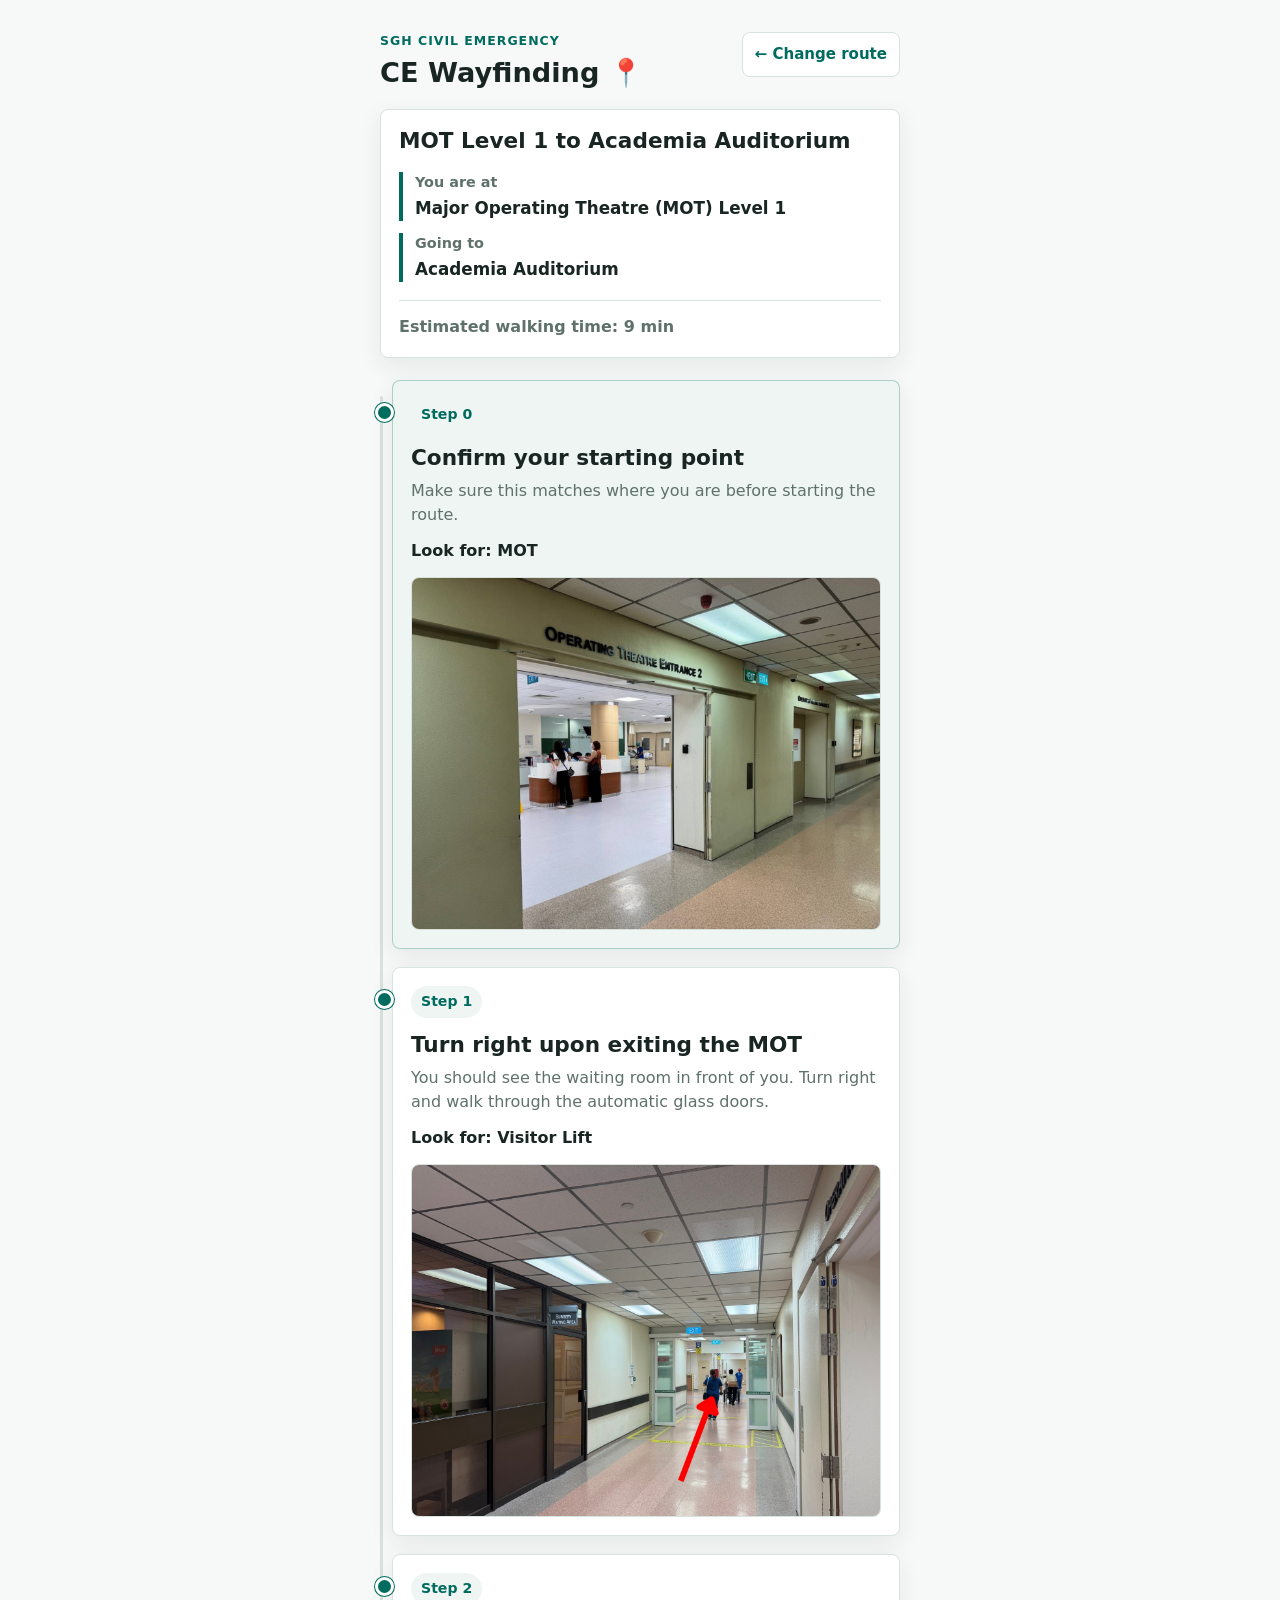
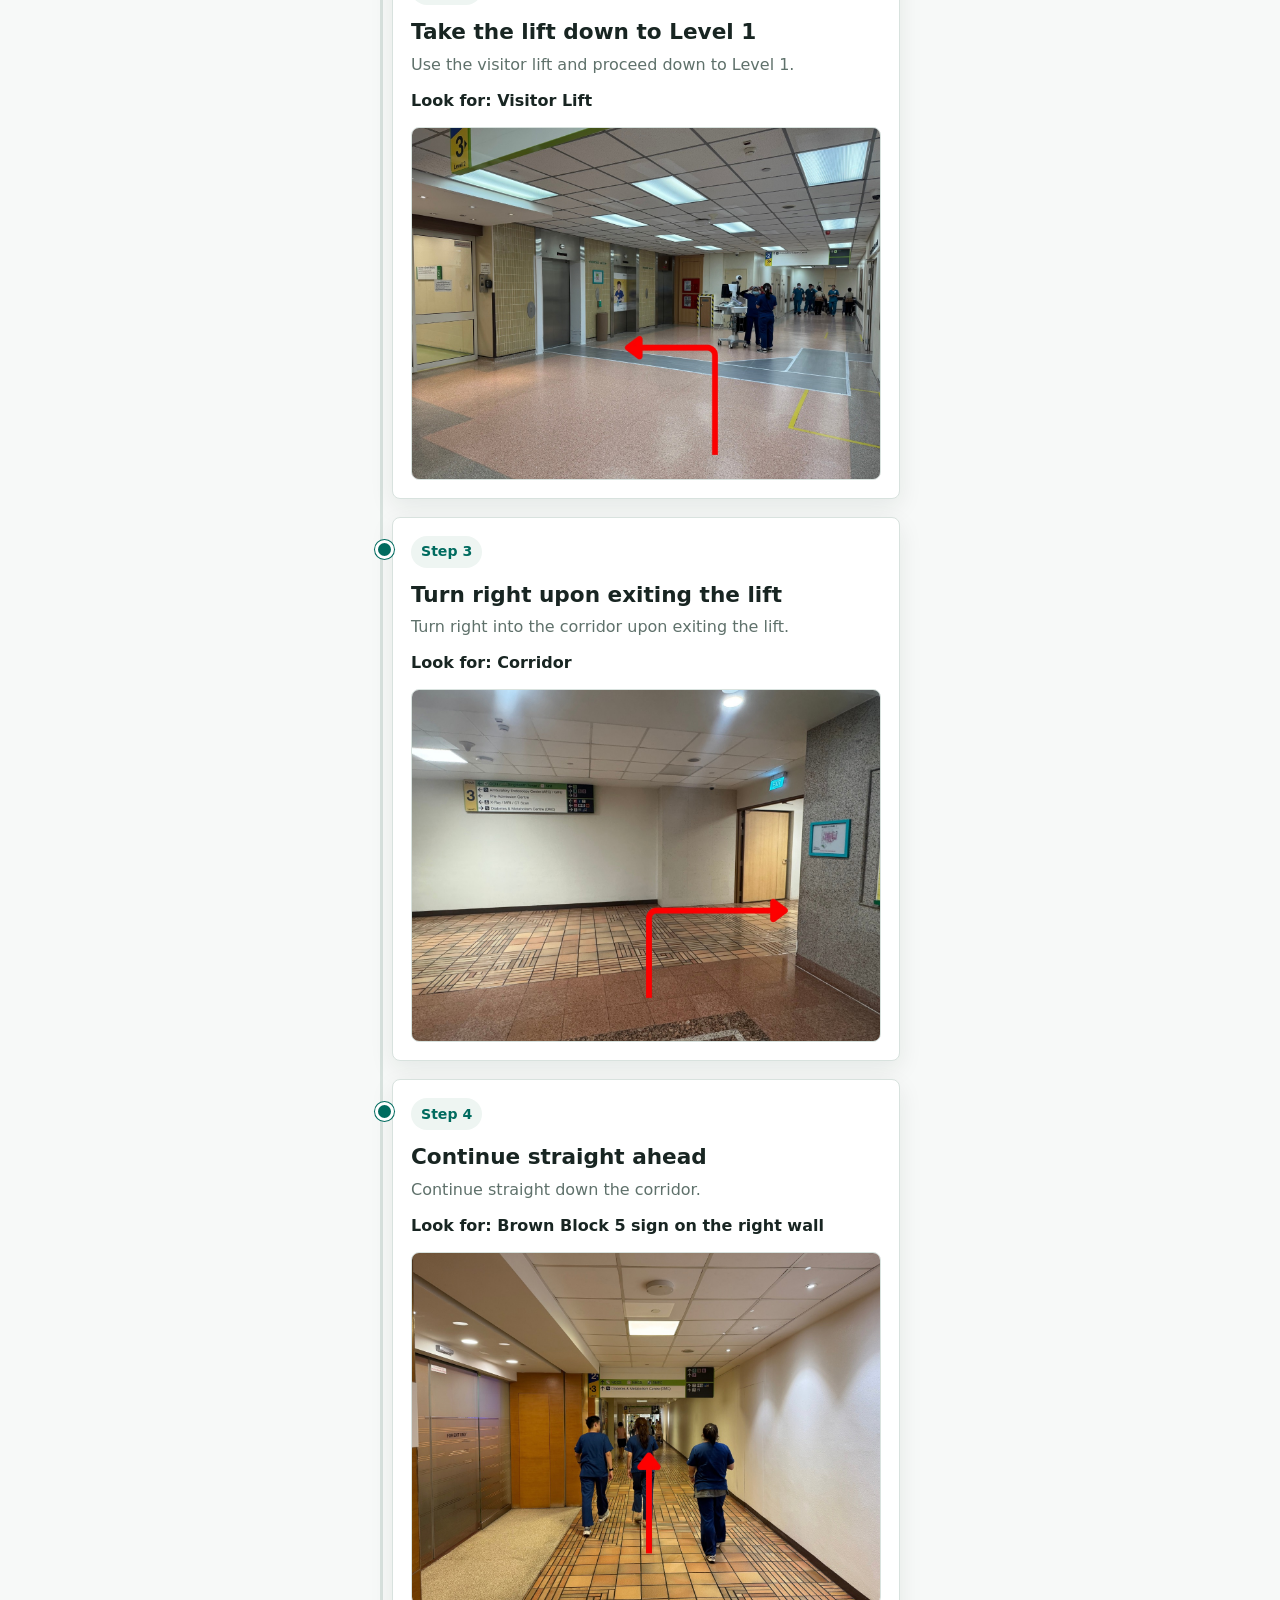
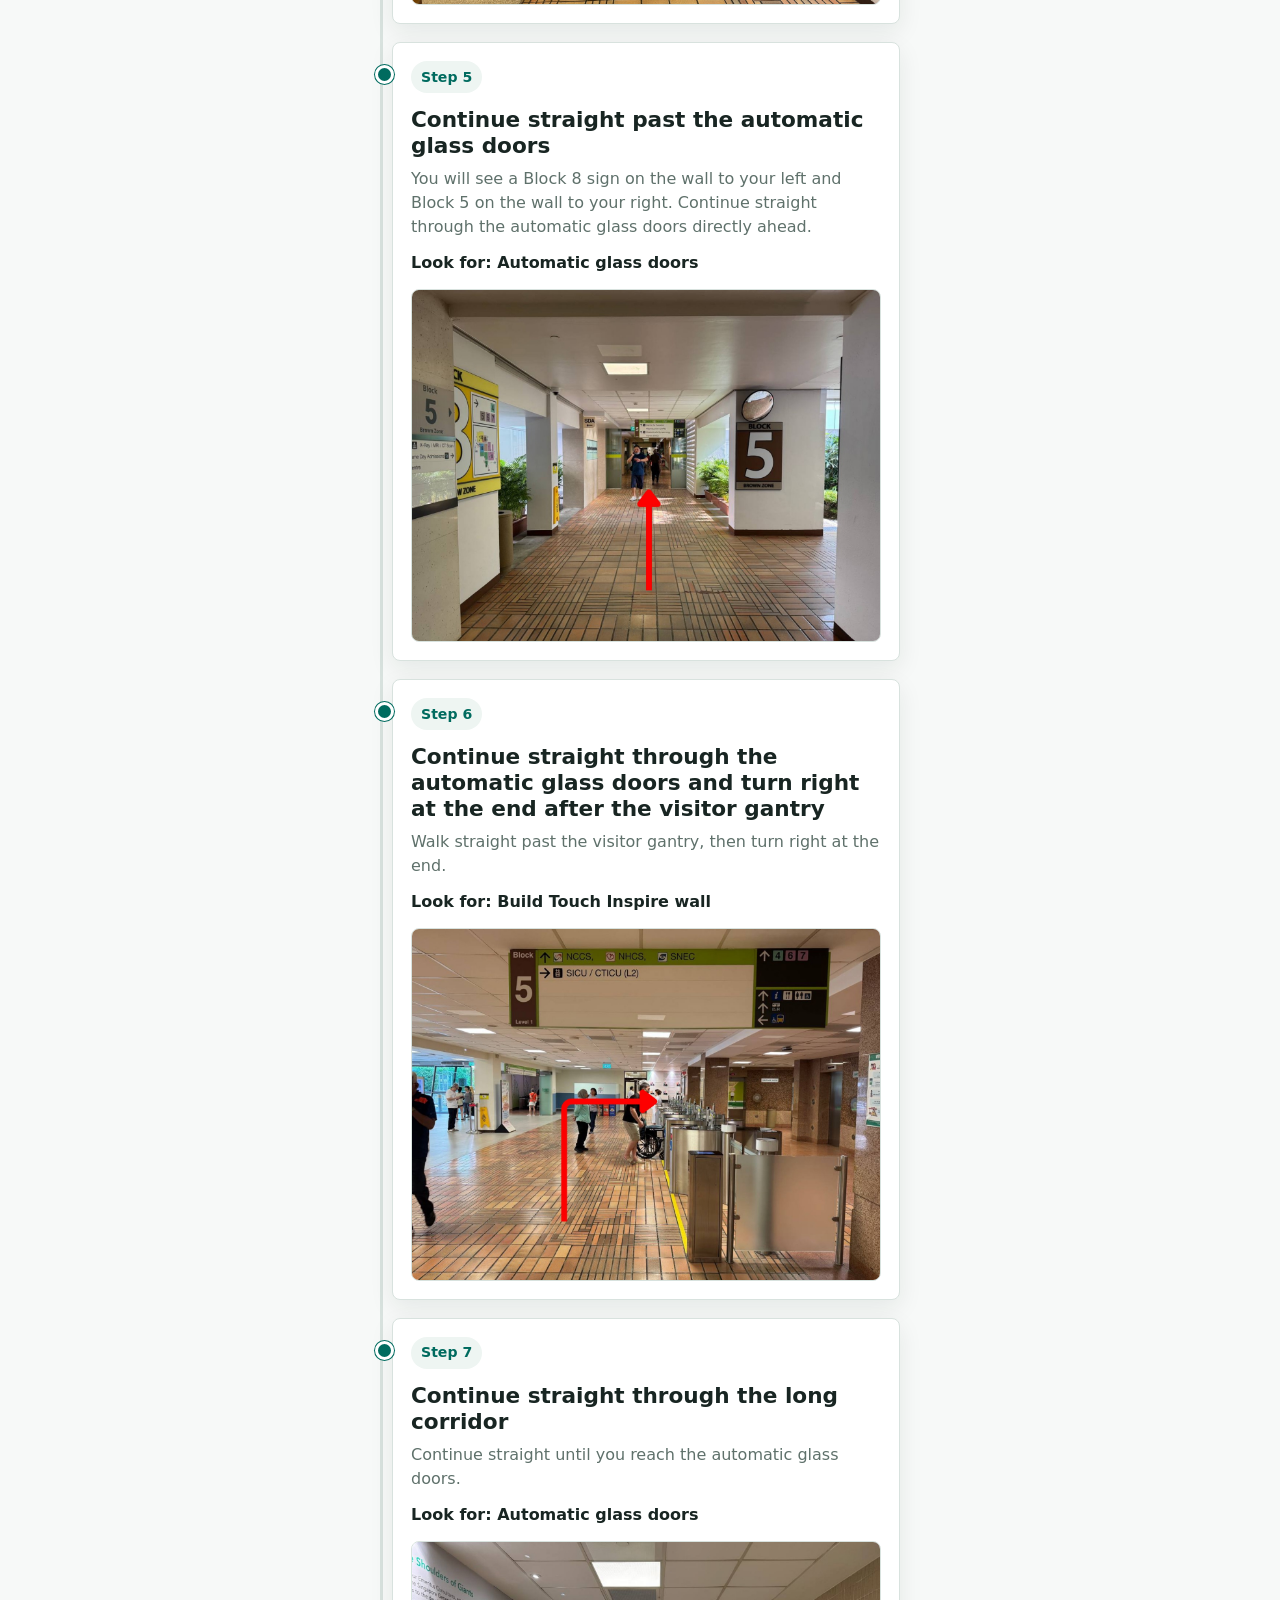
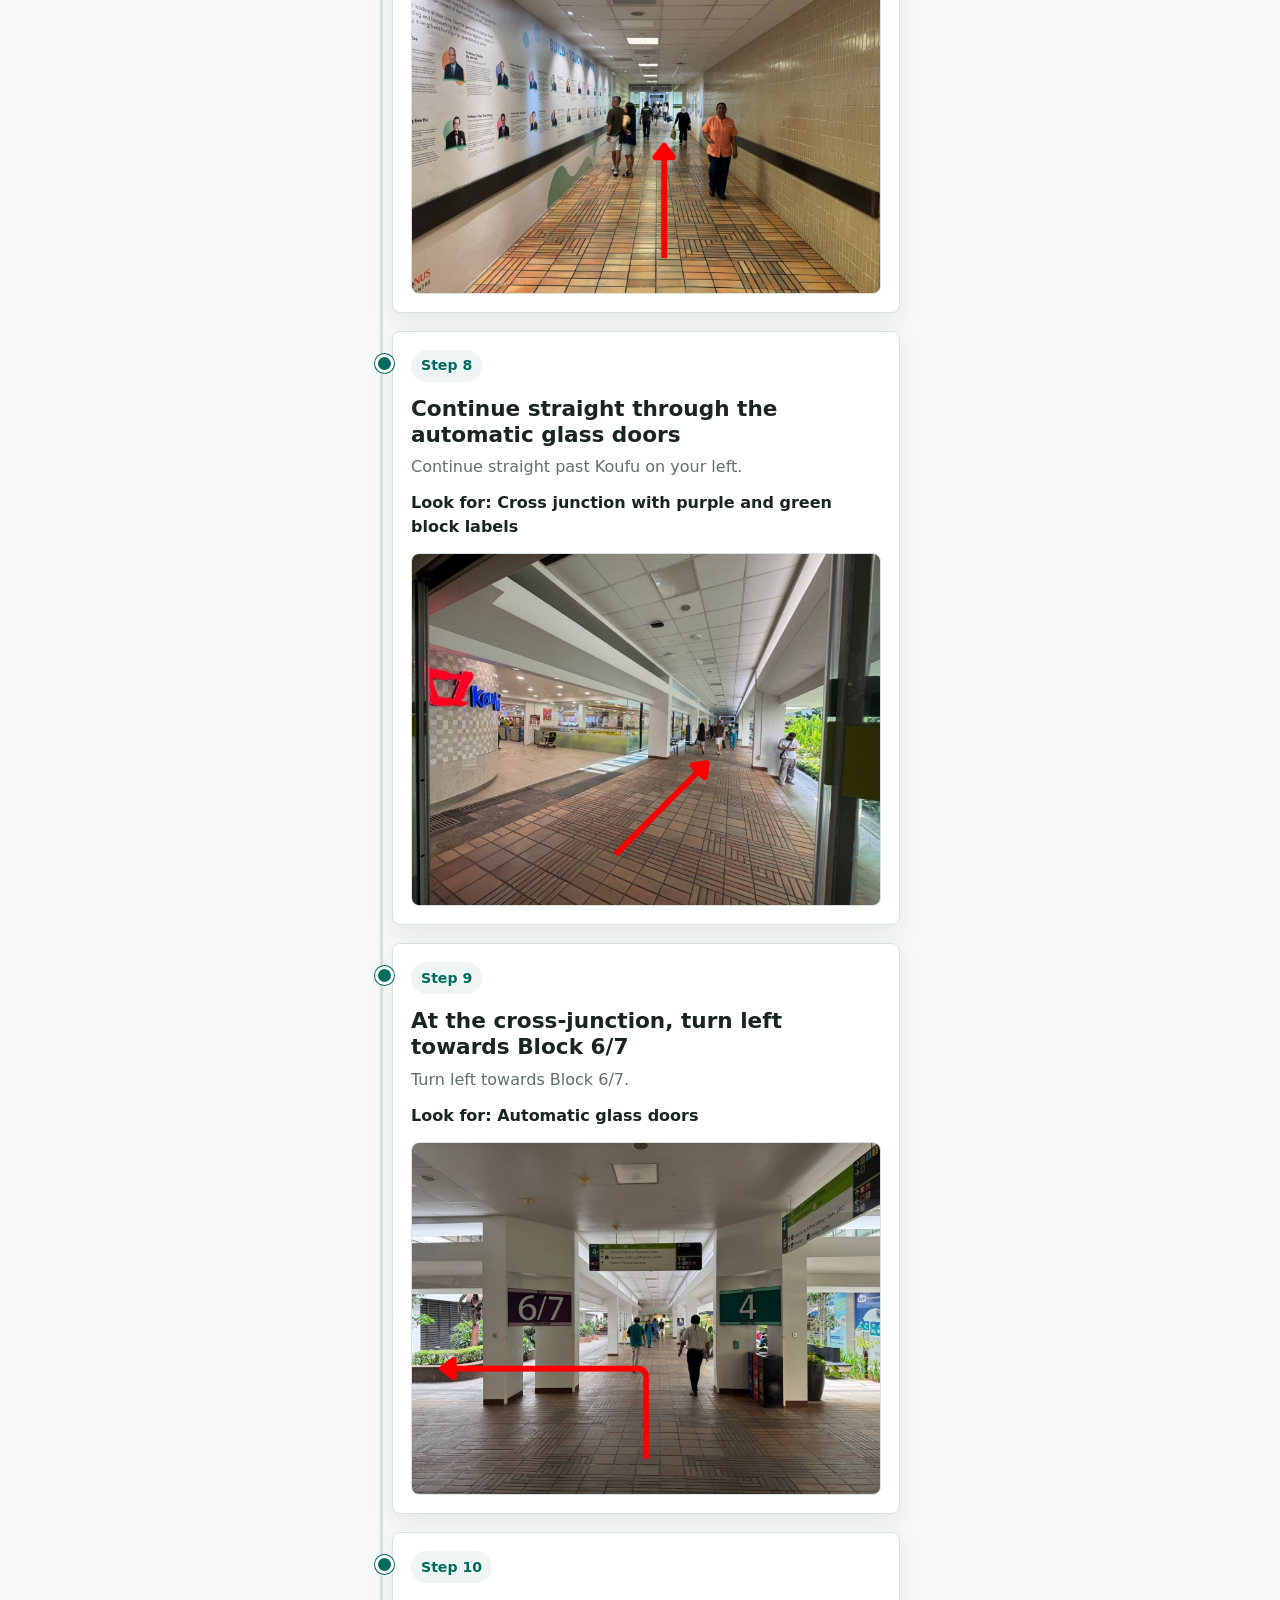
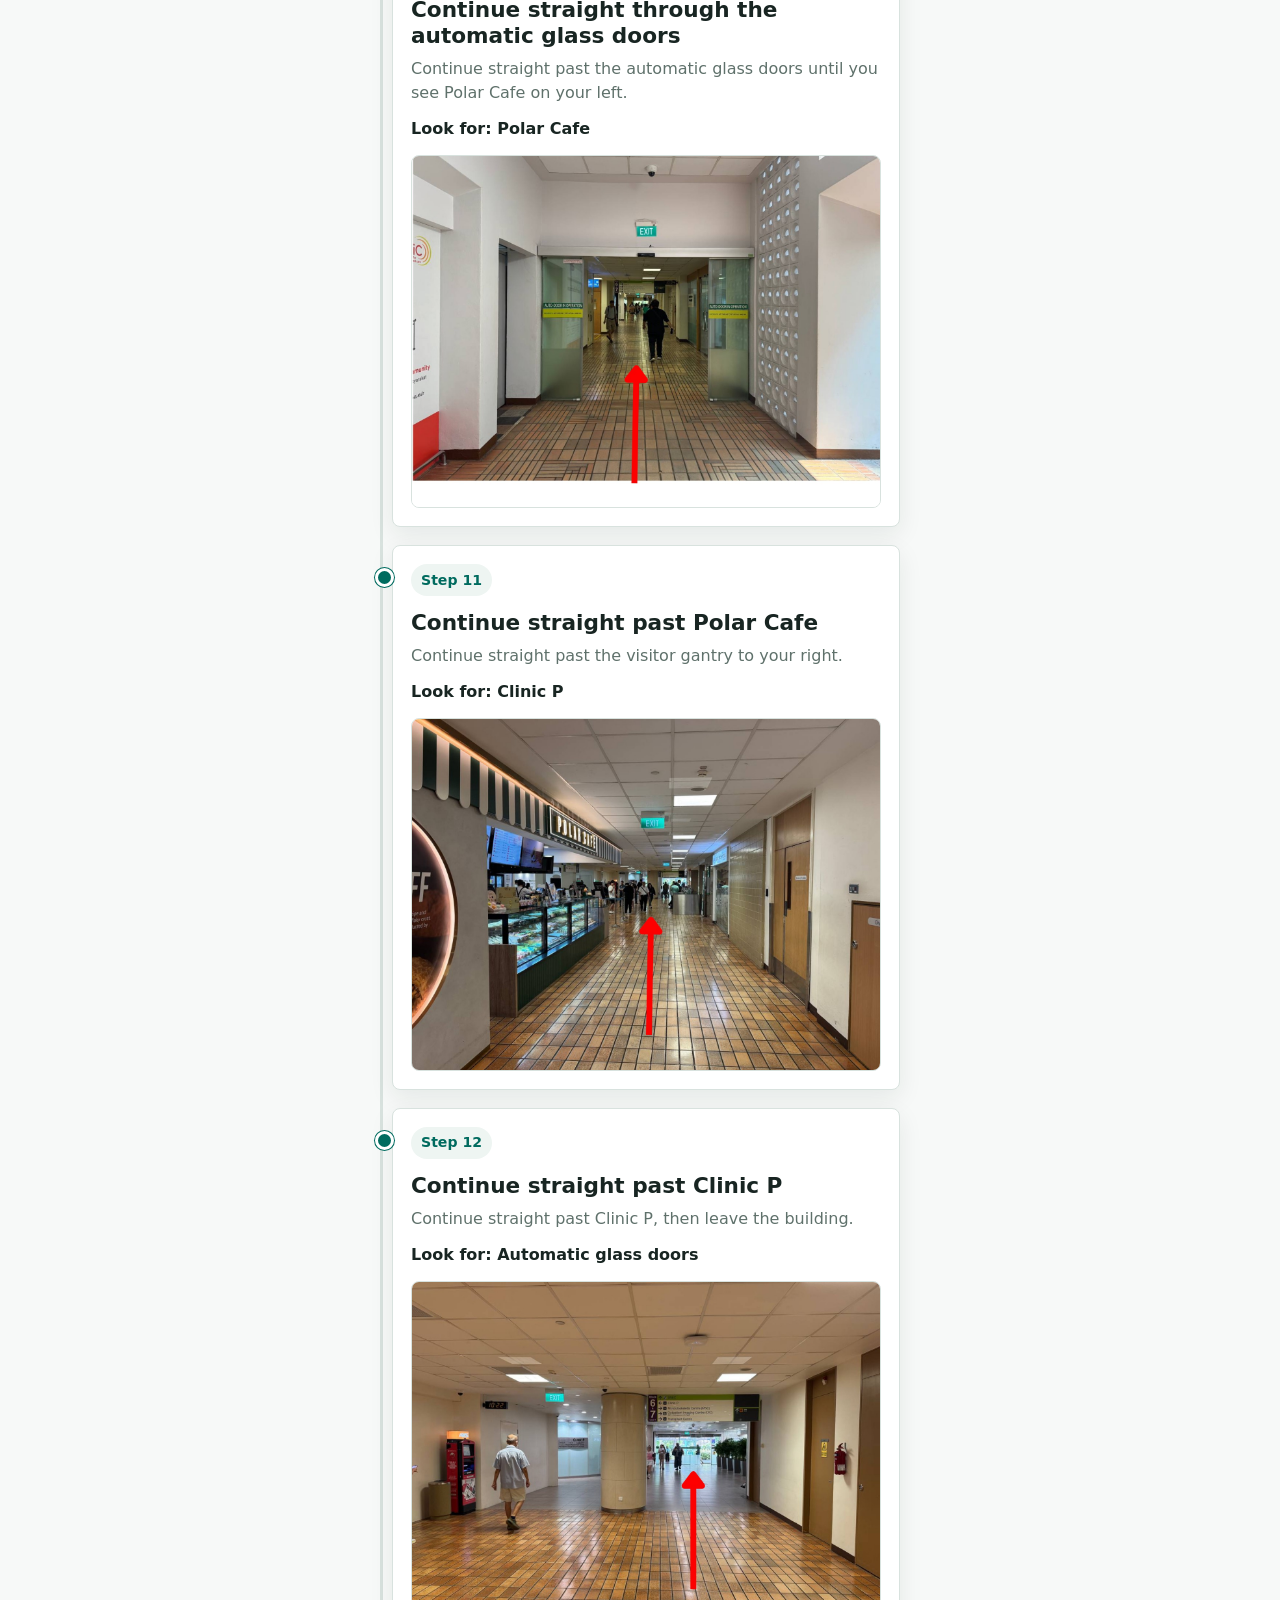
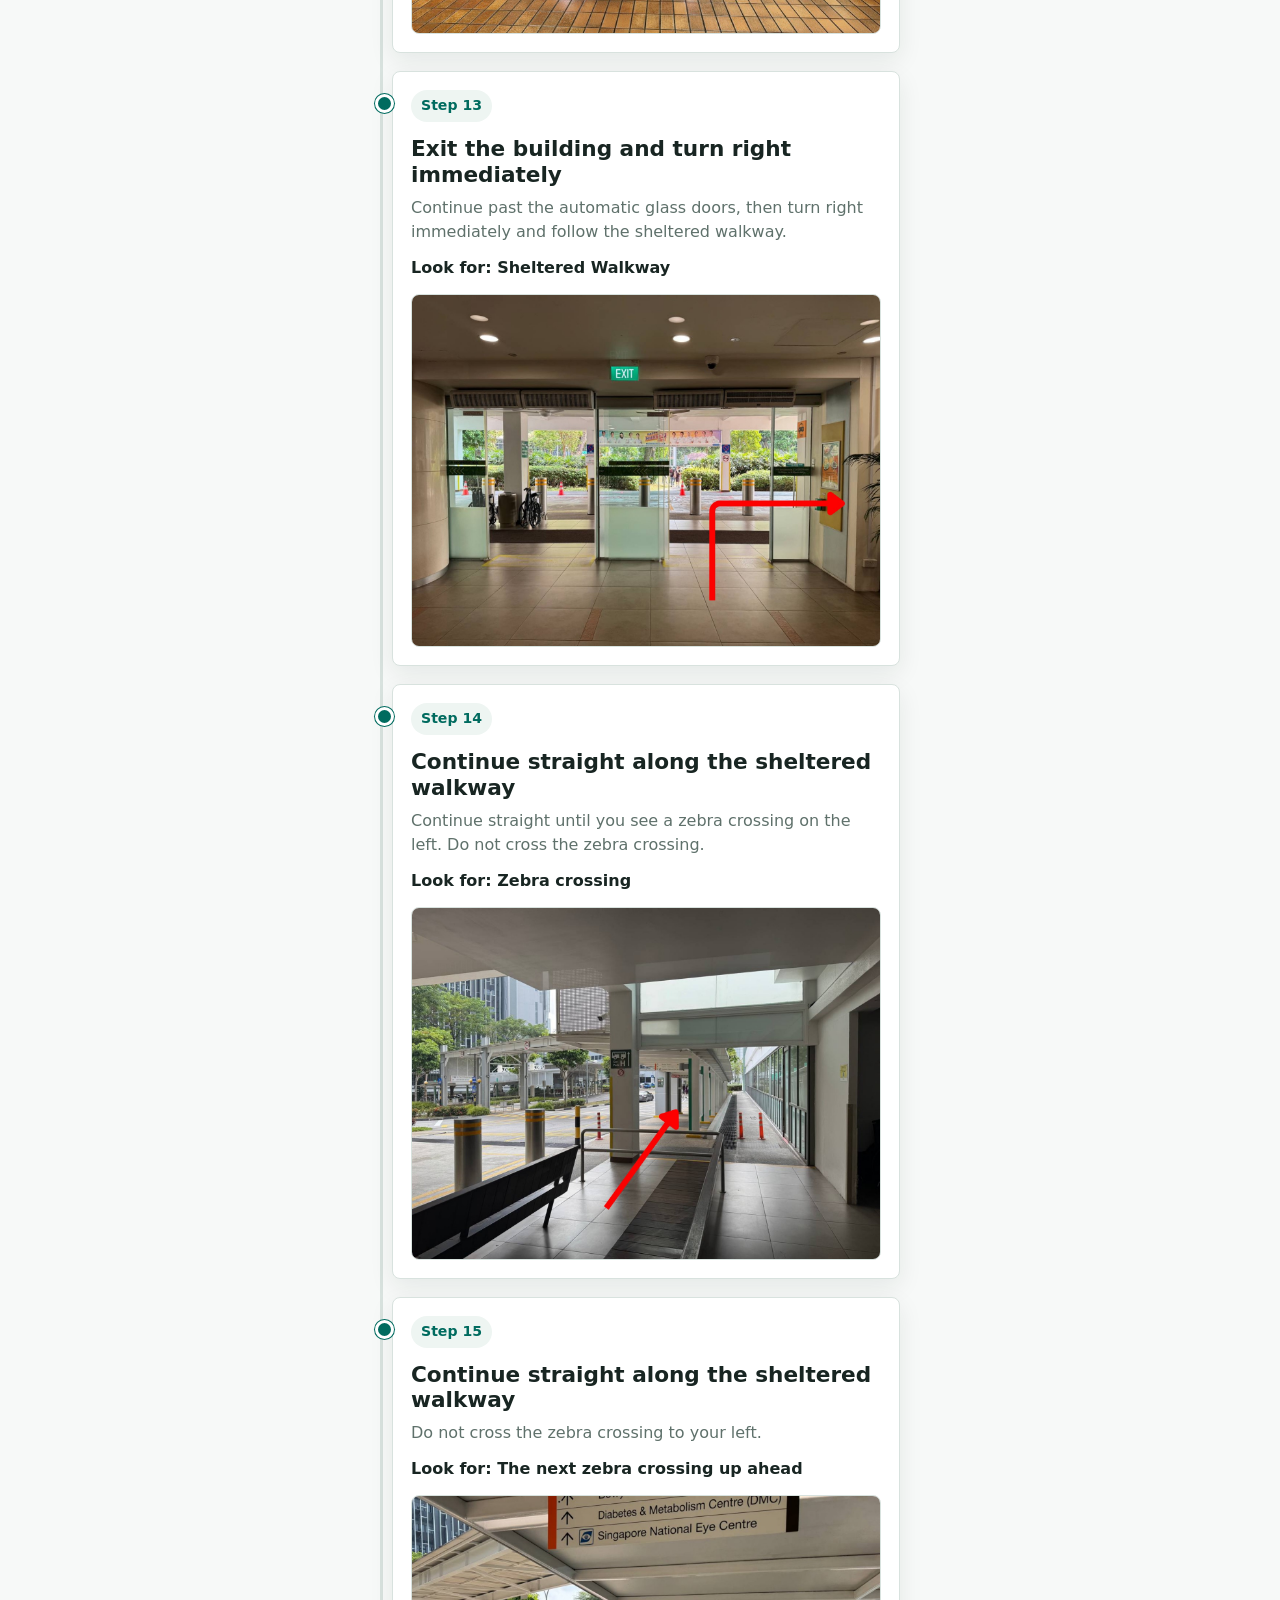
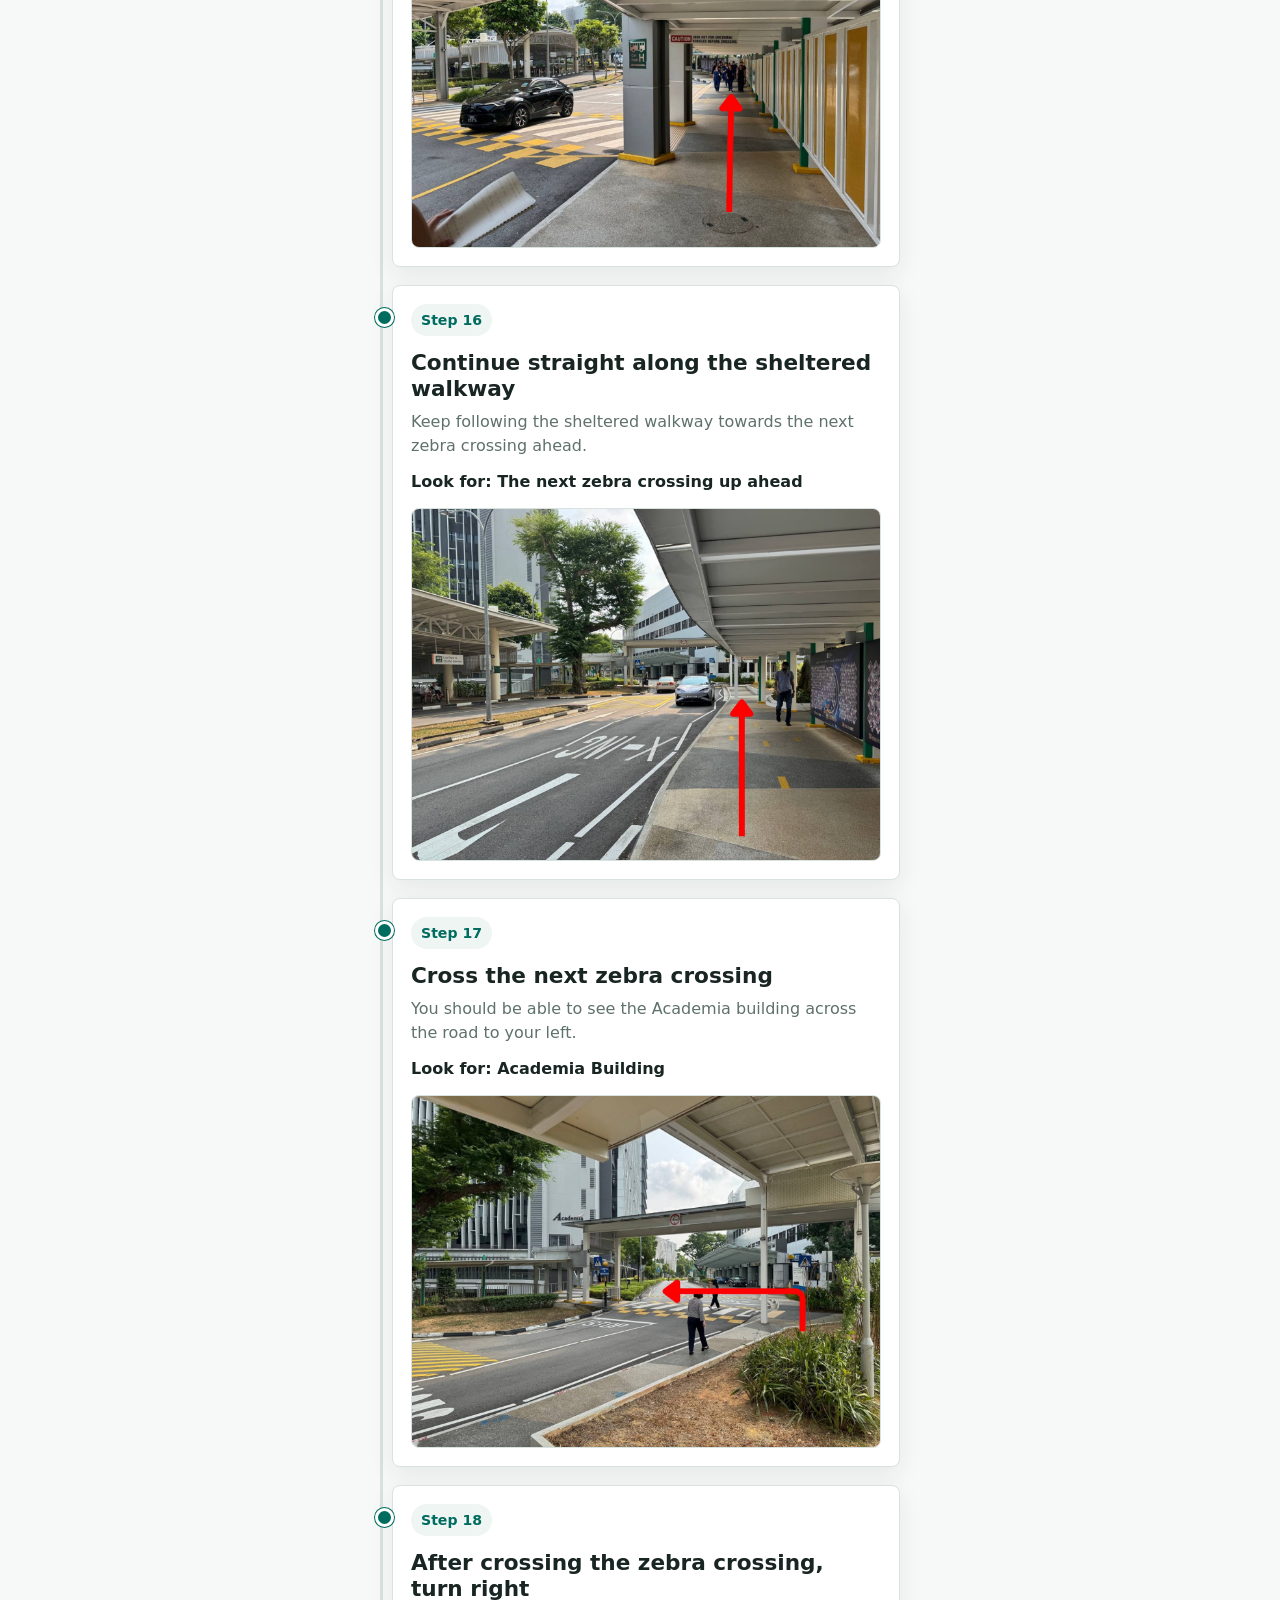
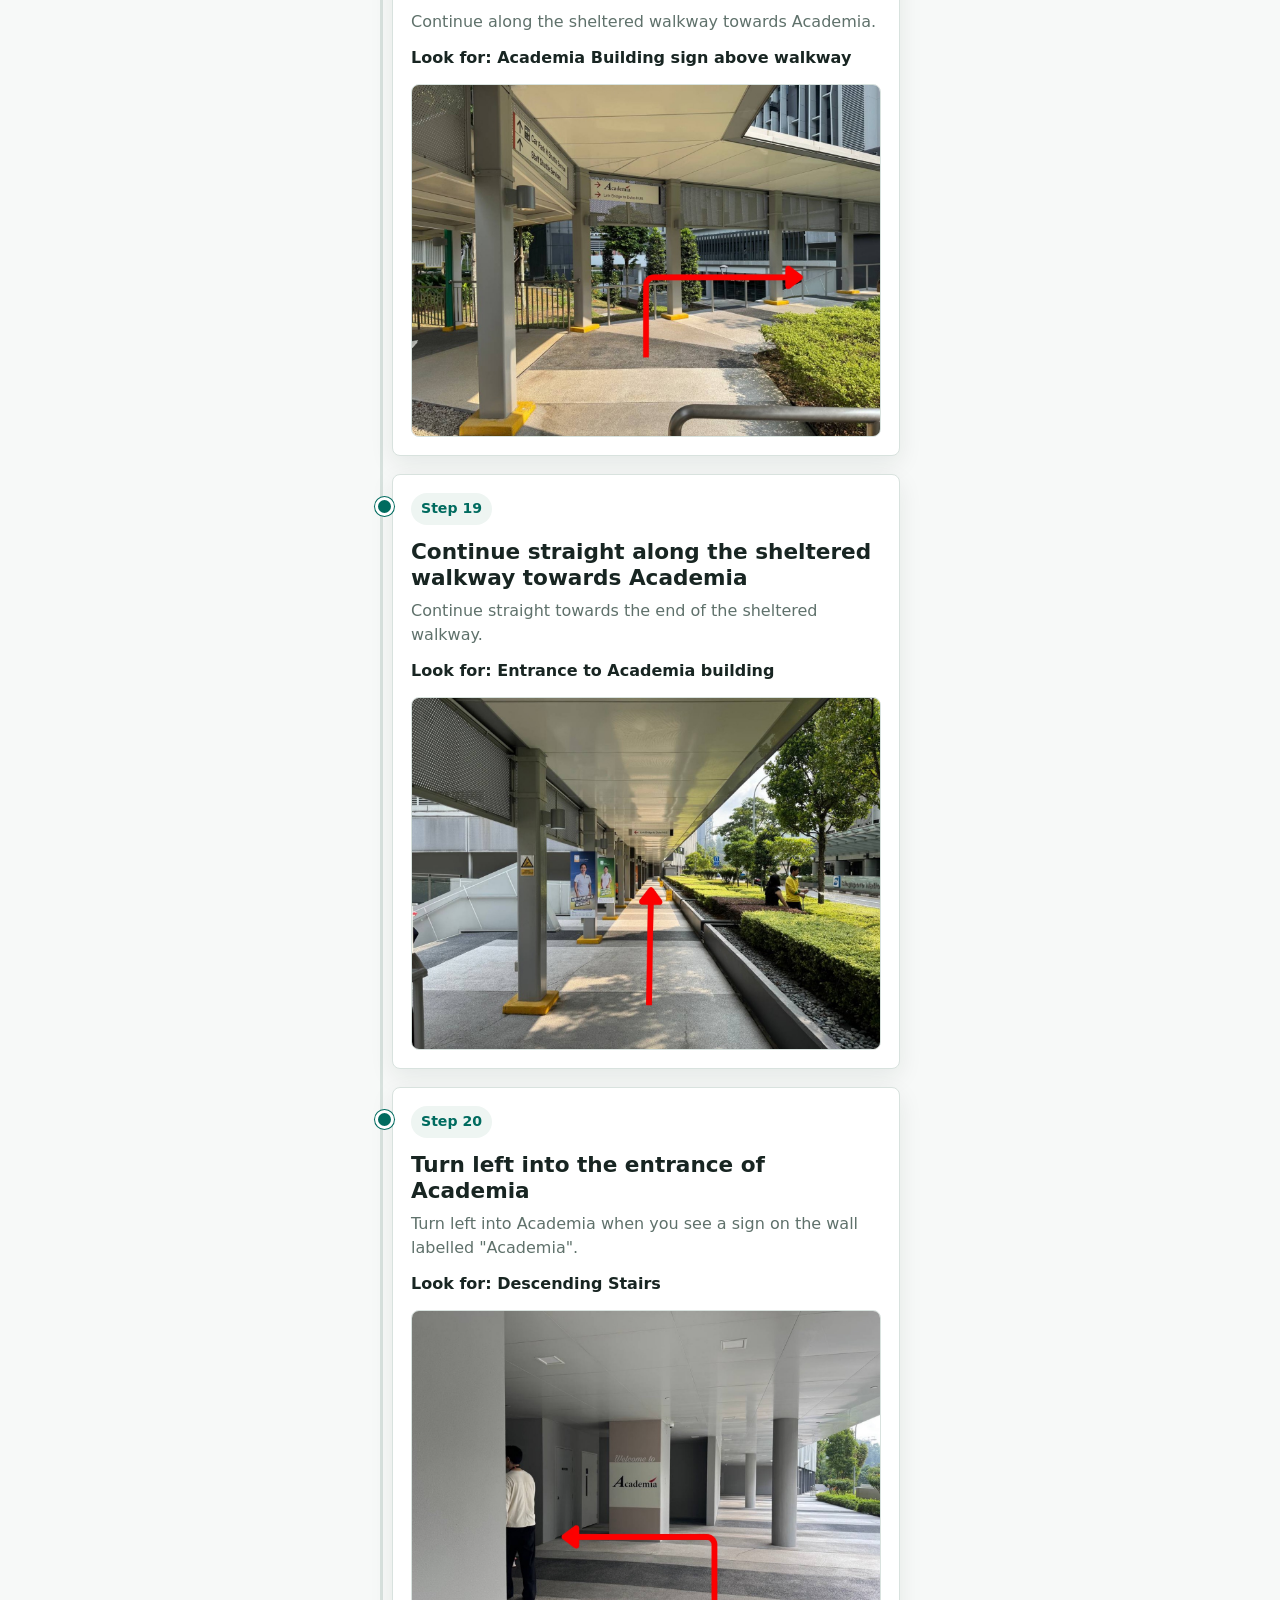
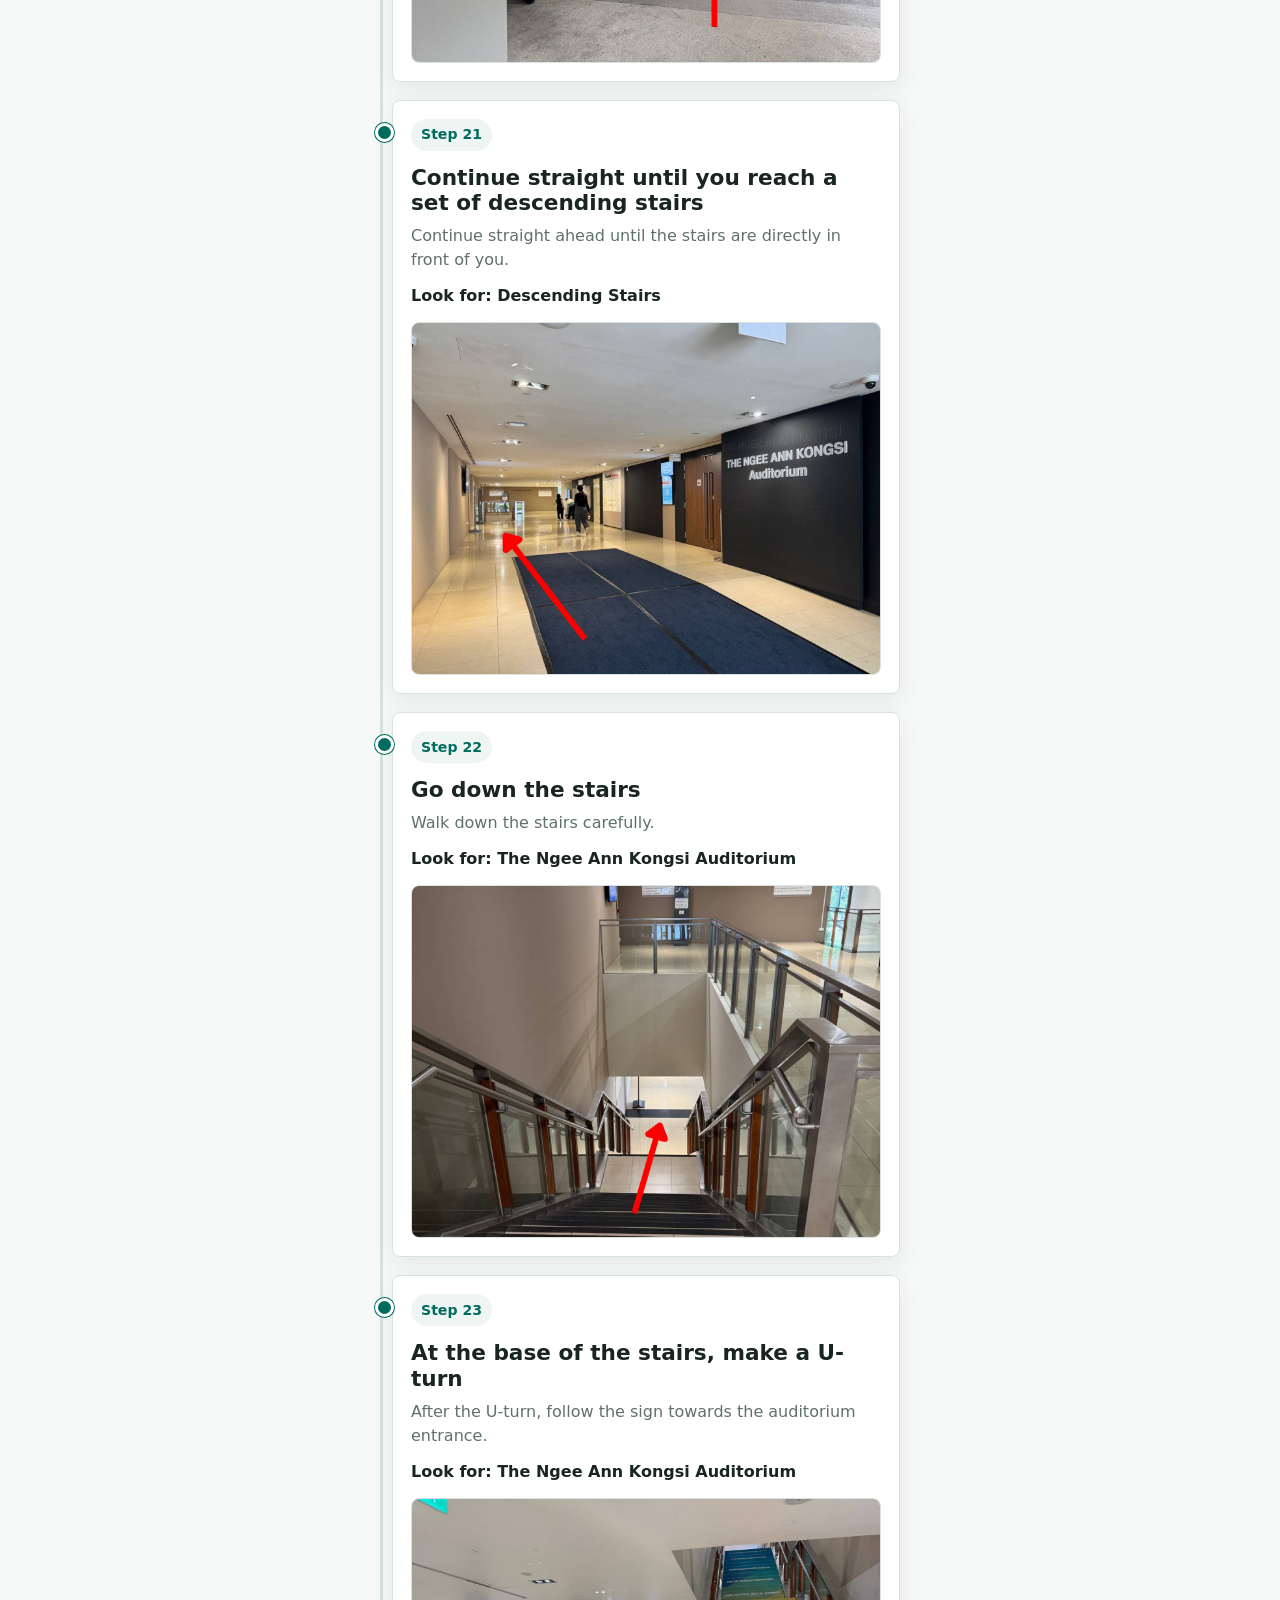
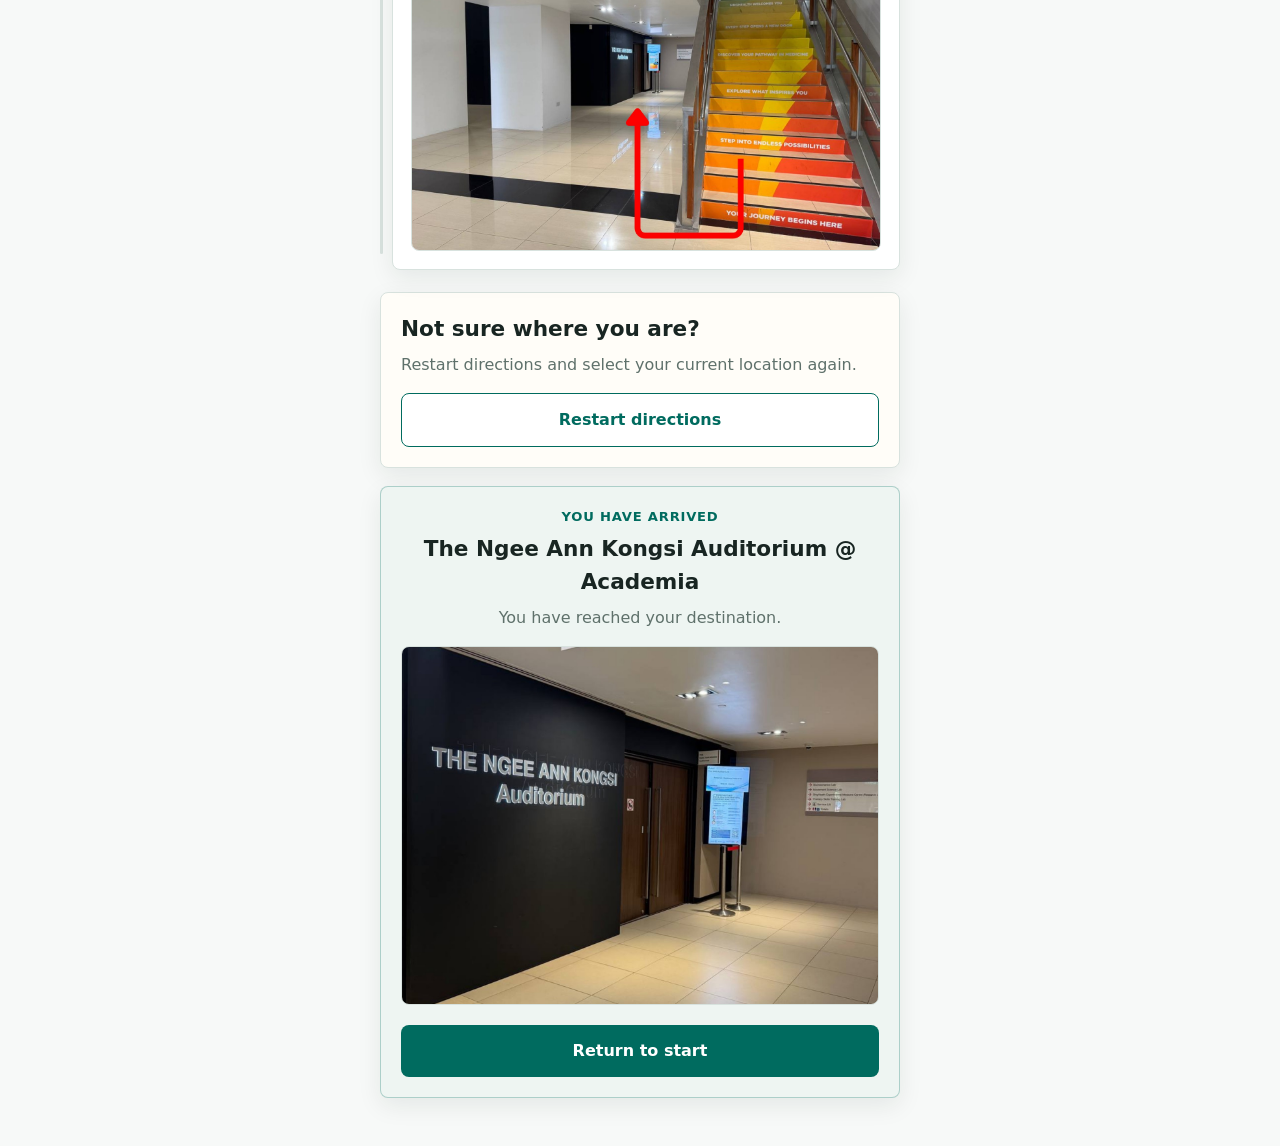
<file: mot-level1.html>
<!doctype html>
<html lang="en">
  <head>
    <meta charset="utf-8">
    <meta name="viewport" content="width=device-width, initial-scale=1">
    <title>MOT Level 1 to Academia Auditorium | CE Wayfinding</title>
    <link rel="stylesheet" href="styles.css">
  </head>
  <body>
    <main class="app-shell route-page">
      <header class="route-header">
        <div>
          <p class="eyebrow">SGH Civil Emergency</p>
          <h1>CE Wayfinding 📍</h1>
        </div>
        <a class="change-route" href="index.html">← Change route</a>
      </header>

      <section class="summary-card" aria-labelledby="routeTitle">
        <h2 id="routeTitle">MOT Level 1 to Academia Auditorium</h2>
        <div class="summary-grid">
          <div>
            <span>You are at</span>
            <strong>Major Operating Theatre (MOT) Level 1</strong>
          </div>
          <div>
            <span>Going to</span>
            <strong>Academia Auditorium</strong>
          </div>
        </div>
        <p class="route-meta">Estimated walking time: 9 min</p>
      </section>

      <section class="steps-list" aria-label="Route steps">
        <article class="step-card start-step">
          <div class="step-marker">Step 0</div>
          <h3>Confirm your starting point</h3>
          <p>Make sure this matches where you are before starting the route.</p>
          <p class="landmark">Look for: MOT</p>
          <img src="routeimages/p1_mot2/MOT.jpg" alt="Major Operating Theatre (MOT) Level 1 starting point">
        </article>
        <article class="step-card">
          <div class="step-marker">Step 1</div>
          <h3>Turn right upon exiting the MOT</h3>
          <p>You should see the waiting room in front of you. Turn right and walk through the automatic glass doors.</p>
          <p class="landmark">Look for: Visitor Lift</p>
          <img src="routeimages/p1_mot2/1.jpg" alt="MOT Level 1 route step 1">
        </article>

        <article class="step-card">
          <div class="step-marker">Step 2</div>
          <h3>Take the lift down to Level 1</h3>
          <p>Use the visitor lift and proceed down to Level 1.</p>
          <p class="landmark">Look for: Visitor Lift</p>
          <img src="routeimages/p1_mot2/2.jpg" alt="MOT Level 1 route step 2">
        </article>

        <article class="step-card">
          <div class="step-marker">Step 3</div>
          <h3>Turn right upon exiting the lift</h3>
          <p>Turn right into the corridor upon exiting the lift.</p>
          <p class="landmark">Look for: Corridor</p>
          <img src="routeimages/p1_mot2/3.jpg" alt="MOT Level 1 route step 3">
        </article>

        <article class="step-card">
          <div class="step-marker">Step 4</div>
          <h3>Continue straight ahead</h3>
          <p>Continue straight down the corridor.</p>
          <p class="landmark">Look for: Brown Block 5 sign on the right wall</p>
          <img src="routeimages/p1_mot2/4.jpg" alt="MOT Level 1 route step 4">
        </article>

        <article class="step-card">
          <div class="step-marker">Step 5</div>
          <h3>Continue straight past the automatic glass doors</h3>
          <p>You will see a Block 8 sign on the wall to your left and Block 5 on the wall to your right. Continue straight through the automatic glass doors directly ahead.</p>
          <p class="landmark">Look for: Automatic glass doors</p>
          <img src="routeimages/p1_mot2/5.jpg" alt="MOT Level 1 route step 5">
        </article>

        <article class="step-card">
          <div class="step-marker">Step 6</div>
          <h3>Continue straight through the automatic glass doors and turn right at the end after the visitor gantry</h3>
          <p>Walk straight past the visitor gantry, then turn right at the end.</p>
          <p class="landmark">Look for: Build Touch Inspire wall</p>
          <img src="routeimages/p1_mot2/6.jpg" alt="MOT Level 1 route step 6">
        </article>

        <article class="step-card">
          <div class="step-marker">Step 7</div>
          <h3>Continue straight through the long corridor</h3>
          <p>Continue straight until you reach the automatic glass doors.</p>
          <p class="landmark">Look for: Automatic glass doors</p>
          <img src="routeimages/p1_mot2/7.jpg" alt="MOT Level 1 route step 7">
        </article>

        <article class="step-card">
          <div class="step-marker">Step 8</div>
          <h3>Continue straight through the automatic glass doors</h3>
          <p>Continue straight past Koufu on your left.</p>
          <p class="landmark">Look for: Cross junction with purple and green block labels</p>
          <img src="routeimages/p1_mot2/8.jpg" alt="MOT Level 1 route step 8">
        </article>

        <article class="step-card">
          <div class="step-marker">Step 9</div>
          <h3>At the cross-junction, turn left towards Block 6/7</h3>
          <p>Turn left towards Block 6/7.</p>
          <p class="landmark">Look for: Automatic glass doors</p>
          <img src="routeimages/p1_mot2/9.jpg" alt="MOT Level 1 route step 9">
        </article>

        <article class="step-card">
          <div class="step-marker">Step 10</div>
          <h3>Continue straight through the automatic glass doors</h3>
          <p>Continue straight past the automatic glass doors until you see Polar Cafe on your left.</p>
          <p class="landmark">Look for: Polar Cafe</p>
          <img src="routeimages/p1_mot2/10.jpg" alt="MOT Level 1 route step 10">
        </article>

        <article class="step-card">
          <div class="step-marker">Step 11</div>
          <h3>Continue straight past Polar Cafe</h3>
          <p>Continue straight past the visitor gantry to your right.</p>
          <p class="landmark">Look for: Clinic P</p>
          <img src="routeimages/p1_mot2/11.jpg" alt="MOT Level 1 route step 11">
        </article>

        <article class="step-card">
          <div class="step-marker">Step 12</div>
          <h3>Continue straight past Clinic P</h3>
          <p>Continue straight past Clinic P, then leave the building.</p>
          <p class="landmark">Look for: Automatic glass doors</p>
          <img src="routeimages/p1_mot2/12.jpg" alt="MOT Level 1 route step 12">
        </article>

        <article class="step-card">
          <div class="step-marker">Step 13</div>
          <h3>Exit the building and turn right immediately</h3>
          <p>Continue past the automatic glass doors, then turn right immediately and follow the sheltered walkway.</p>
          <p class="landmark">Look for: Sheltered Walkway</p>
          <img src="routeimages/p1_mot2/13.jpg" alt="MOT Level 1 route step 13">
        </article>

        <article class="step-card">
          <div class="step-marker">Step 14</div>
          <h3>Continue straight along the sheltered walkway</h3>
          <p>Continue straight until you see a zebra crossing on the left. Do not cross the zebra crossing.</p>
          <p class="landmark">Look for: Zebra crossing</p>
          <img src="routeimages/p1_mot2/14.jpg" alt="MOT Level 1 route step 14">
        </article>

        <article class="step-card">
          <div class="step-marker">Step 15</div>
          <h3>Continue straight along the sheltered walkway</h3>
          <p>Do not cross the zebra crossing to your left.</p>
          <p class="landmark">Look for: The next zebra crossing up ahead</p>
          <img src="routeimages/p1_mot2/15.jpg" alt="MOT Level 1 route step 15">
        </article>

        <article class="step-card">
          <div class="step-marker">Step 16</div>
          <h3>Continue straight along the sheltered walkway</h3>
          <p>Keep following the sheltered walkway towards the next zebra crossing ahead.</p>
          <p class="landmark">Look for: The next zebra crossing up ahead</p>
          <img src="routeimages/p1_mot2/16.jpg" alt="MOT Level 1 route step 16">
        </article>

        <article class="step-card">
          <div class="step-marker">Step 17</div>
          <h3>Cross the next zebra crossing</h3>
          <p>You should be able to see the Academia building across the road to your left.</p>
          <p class="landmark">Look for: Academia Building</p>
          <img src="routeimages/p1_mot2/17.jpg" alt="MOT Level 1 route step 17">
        </article>

        <article class="step-card">
          <div class="step-marker">Step 18</div>
          <h3>After crossing the zebra crossing, turn right</h3>
          <p>Continue along the sheltered walkway towards Academia.</p>
          <p class="landmark">Look for: Academia Building sign above walkway</p>
          <img src="routeimages/p1_mot2/18.jpg" alt="MOT Level 1 route step 18">
        </article>

        <article class="step-card">
          <div class="step-marker">Step 19</div>
          <h3>Continue straight along the sheltered walkway towards Academia</h3>
          <p>Continue straight towards the end of the sheltered walkway.</p>
          <p class="landmark">Look for: Entrance to Academia building</p>
          <img src="routeimages/p1_mot2/19.jpg" alt="MOT Level 1 route step 19">
        </article>

        <article class="step-card">
          <div class="step-marker">Step 20</div>
          <h3>Turn left into the entrance of Academia</h3>
          <p>Turn left into Academia when you see a sign on the wall labelled "Academia".</p>
          <p class="landmark">Look for: Descending Stairs</p>
          <img src="routeimages/p1_mot2/20.jpg" alt="MOT Level 1 route step 20">
        </article>

        <article class="step-card">
          <div class="step-marker">Step 21</div>
          <h3>Continue straight until you reach a set of descending stairs</h3>
          <p>Continue straight ahead until the stairs are directly in front of you.</p>
          <p class="landmark">Look for: Descending Stairs</p>
          <img src="routeimages/p1_mot2/21.jpg" alt="MOT Level 1 route step 21">
        </article>

        <article class="step-card">
          <div class="step-marker">Step 22</div>
          <h3>Go down the stairs</h3>
          <p>Walk down the stairs carefully.</p>
          <p class="landmark">Look for: The Ngee Ann Kongsi Auditorium</p>
          <img src="routeimages/p1_mot2/22.jpg" alt="MOT Level 1 route step 22">
        </article>

        <article class="step-card">
          <div class="step-marker">Step 23</div>
          <h3>At the base of the stairs, make a U-turn</h3>
          <p>After the U-turn, follow the sign towards the auditorium entrance.</p>
          <p class="landmark">Look for: The Ngee Ann Kongsi Auditorium</p>
          <img src="routeimages/p1_mot2/23.jpg" alt="MOT Level 1 route step 23">
        </article>
      </section>

      <section class="lost-card">
        <h2>Not sure where you are?</h2>
        <p>Restart directions and select your current location again.</p>
        <a class="button secondary-button" href="index.html">Restart directions</a>
      </section>

      <section class="arrival-card">
        <p>You have arrived</p>
        <h2>The Ngee Ann Kongsi Auditorium @ Academia</h2>
        <p>You have reached your destination.</p>
        <img src="routeimages/p1_mot2/academia.jpg" alt="The Ngee Ann Kongsi Auditorium at Academia destination">
        <a class="button primary-button" href="index.html">Return to start</a>
      </section>
    </main>
  </body>
</html>
</file>
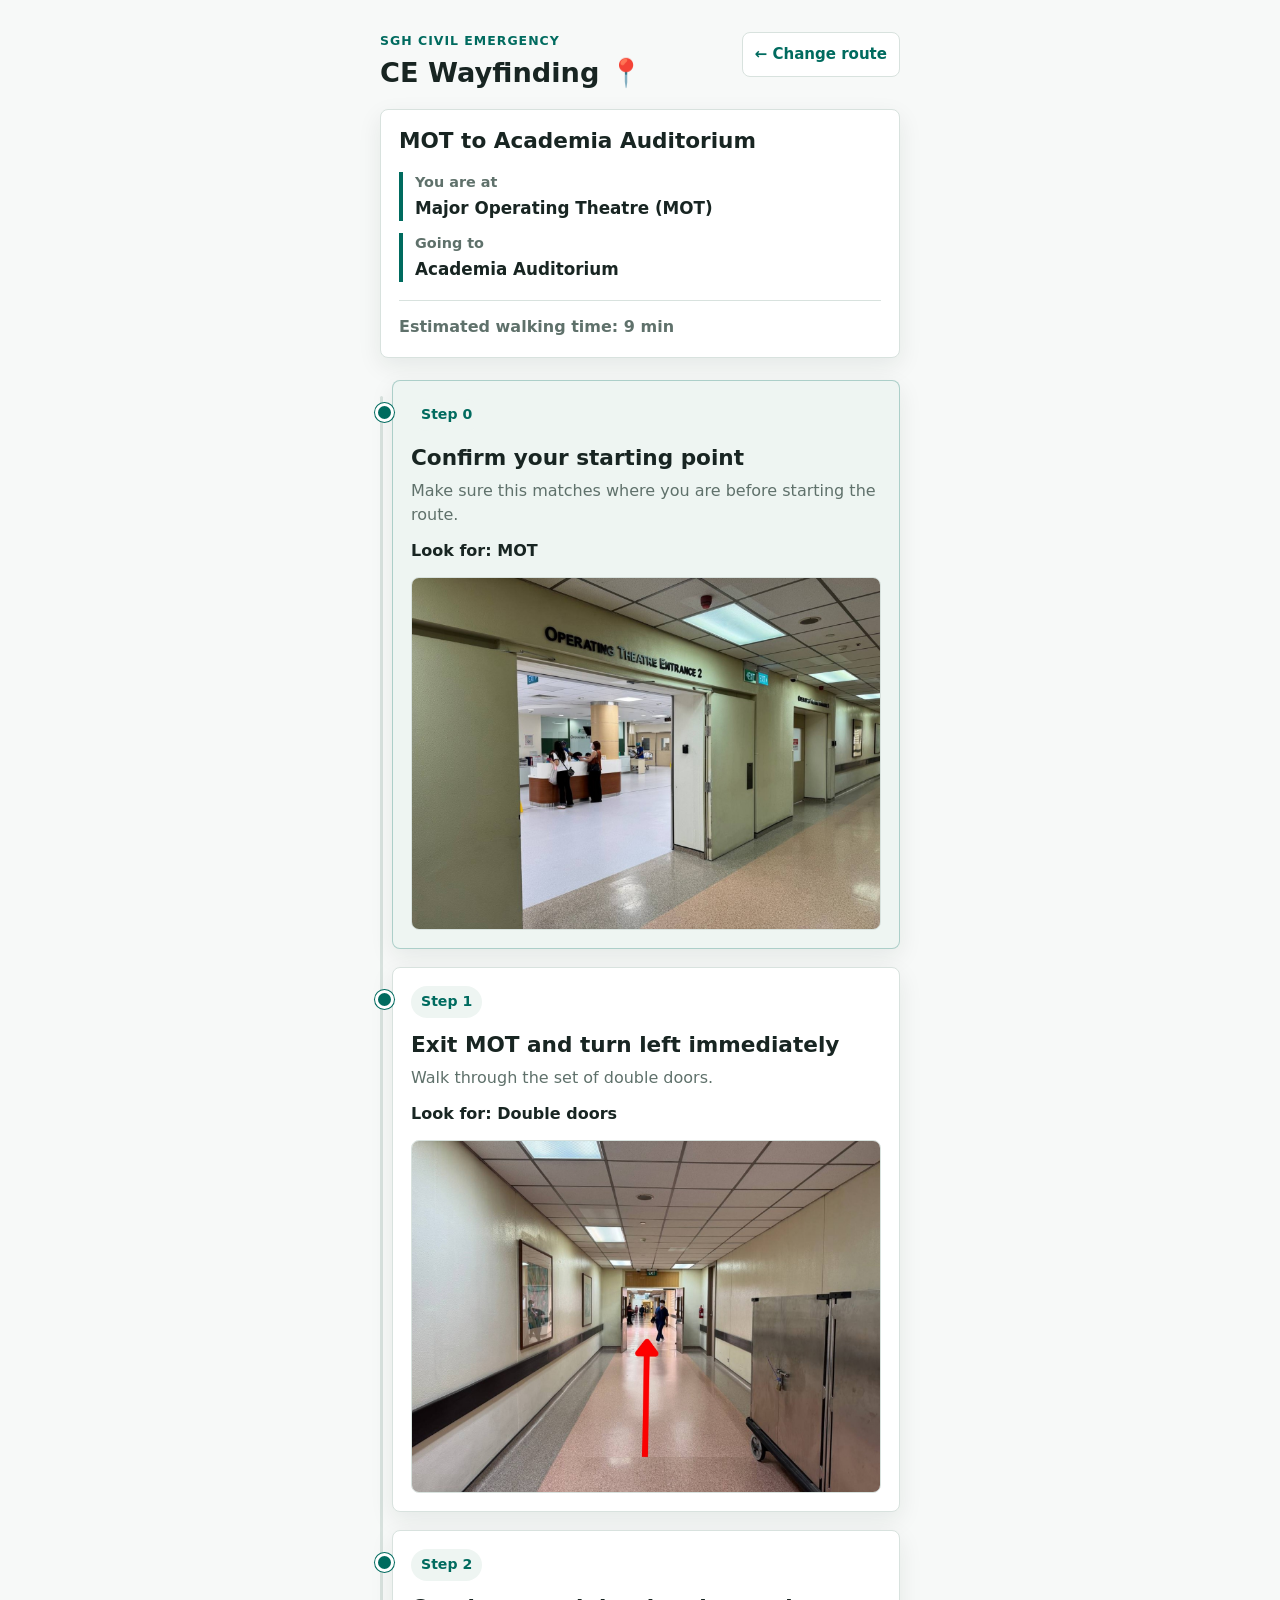
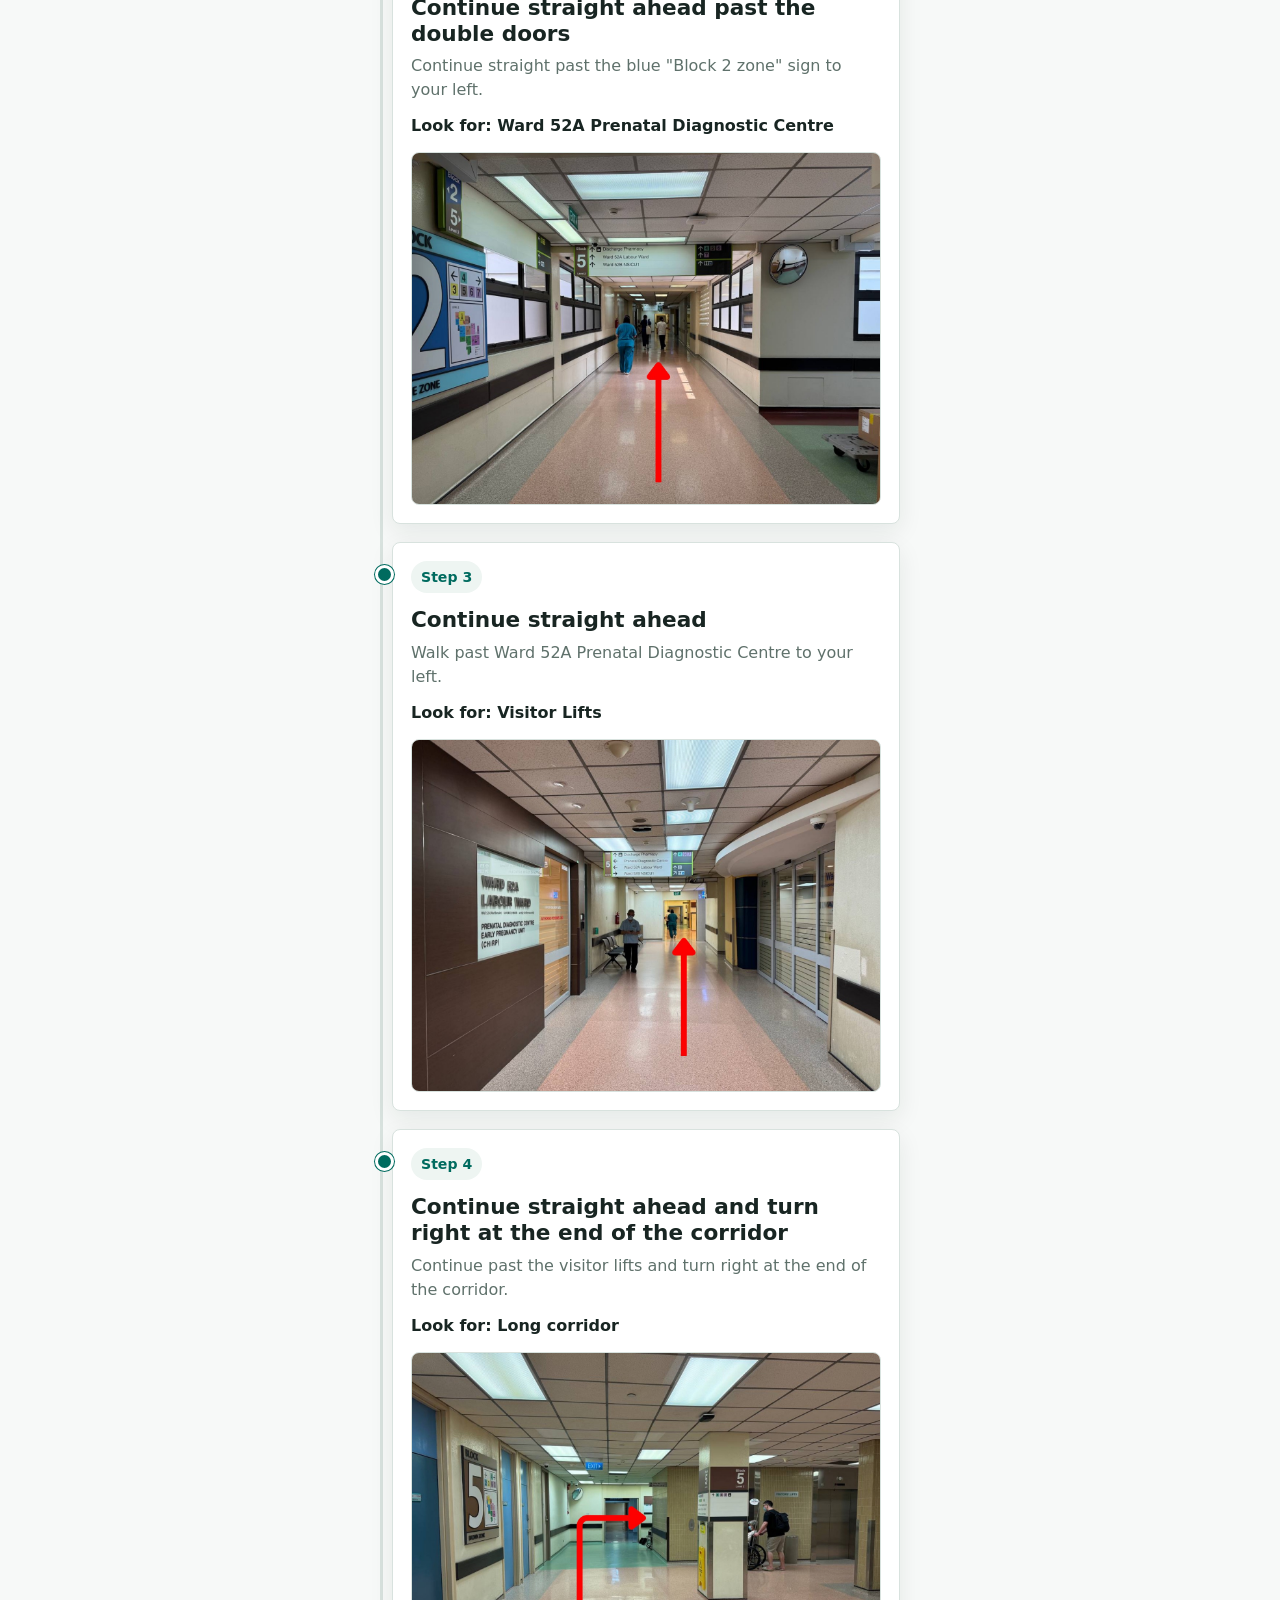
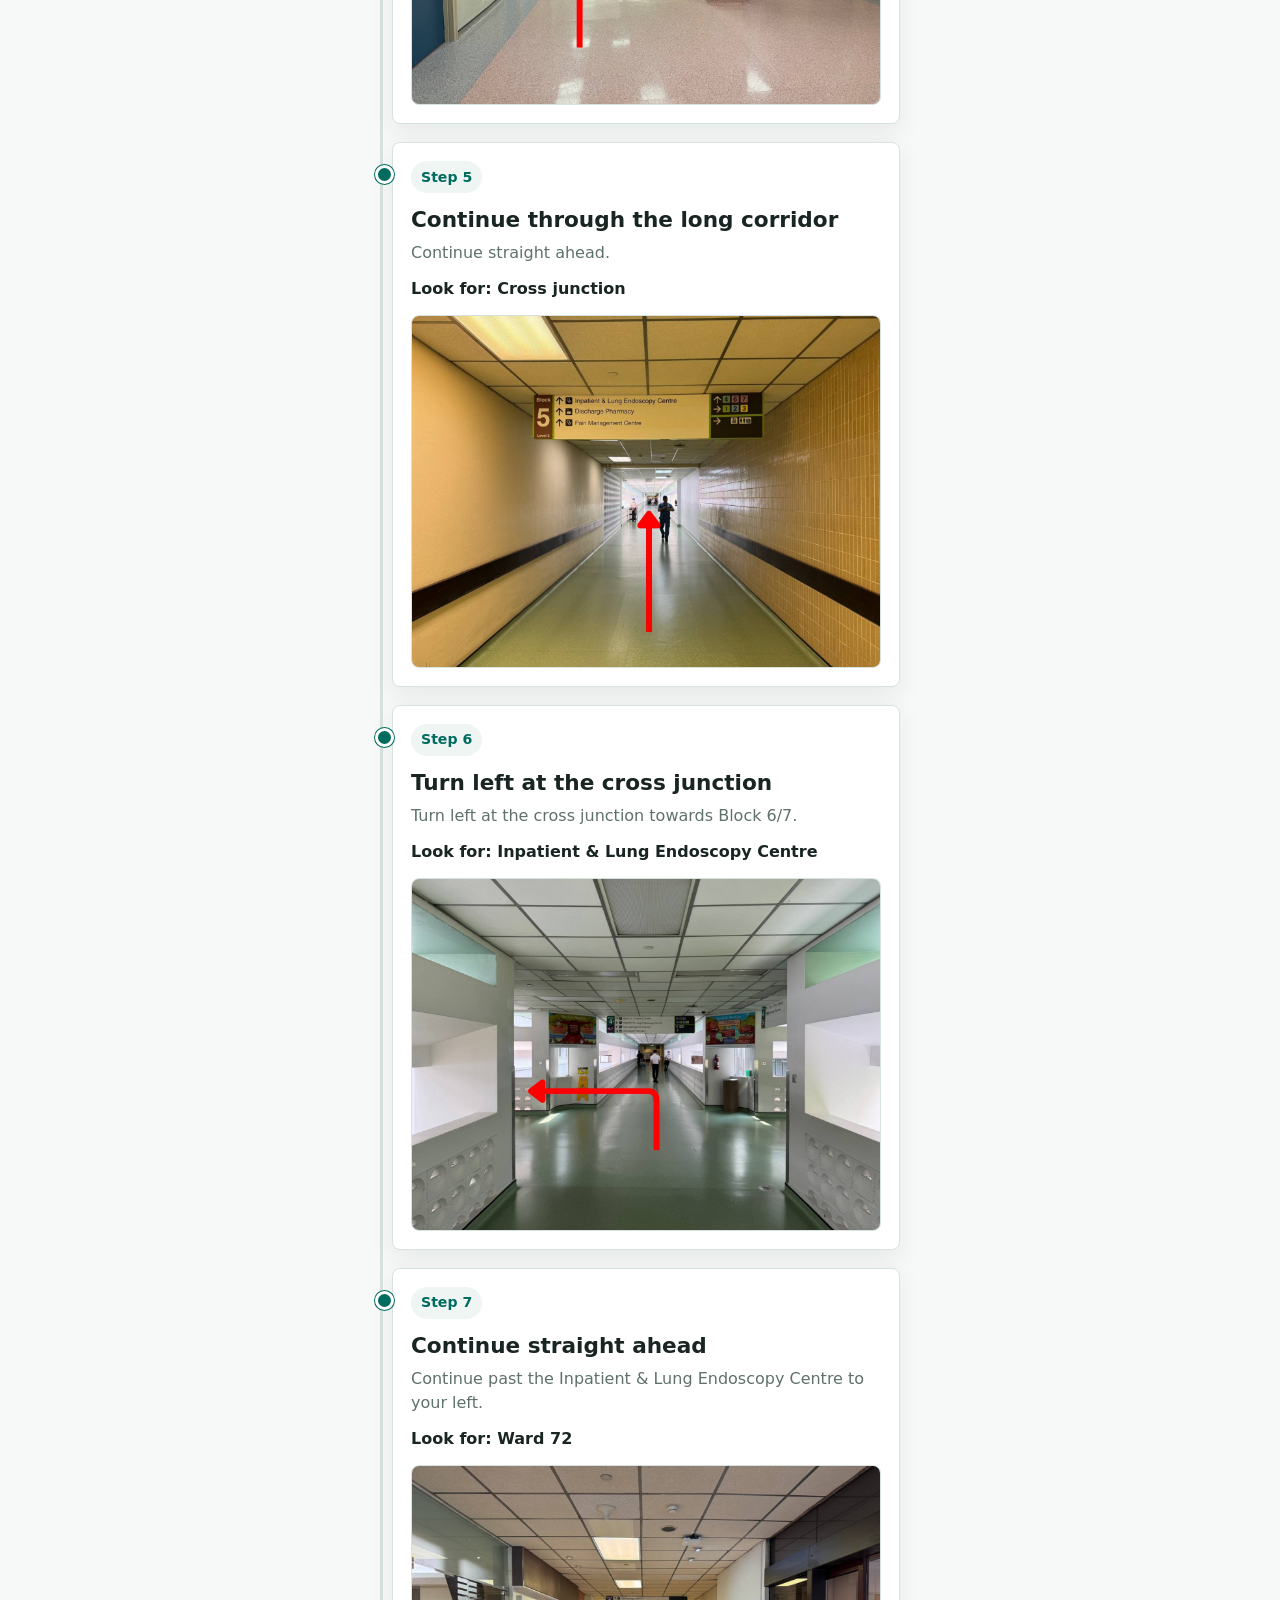
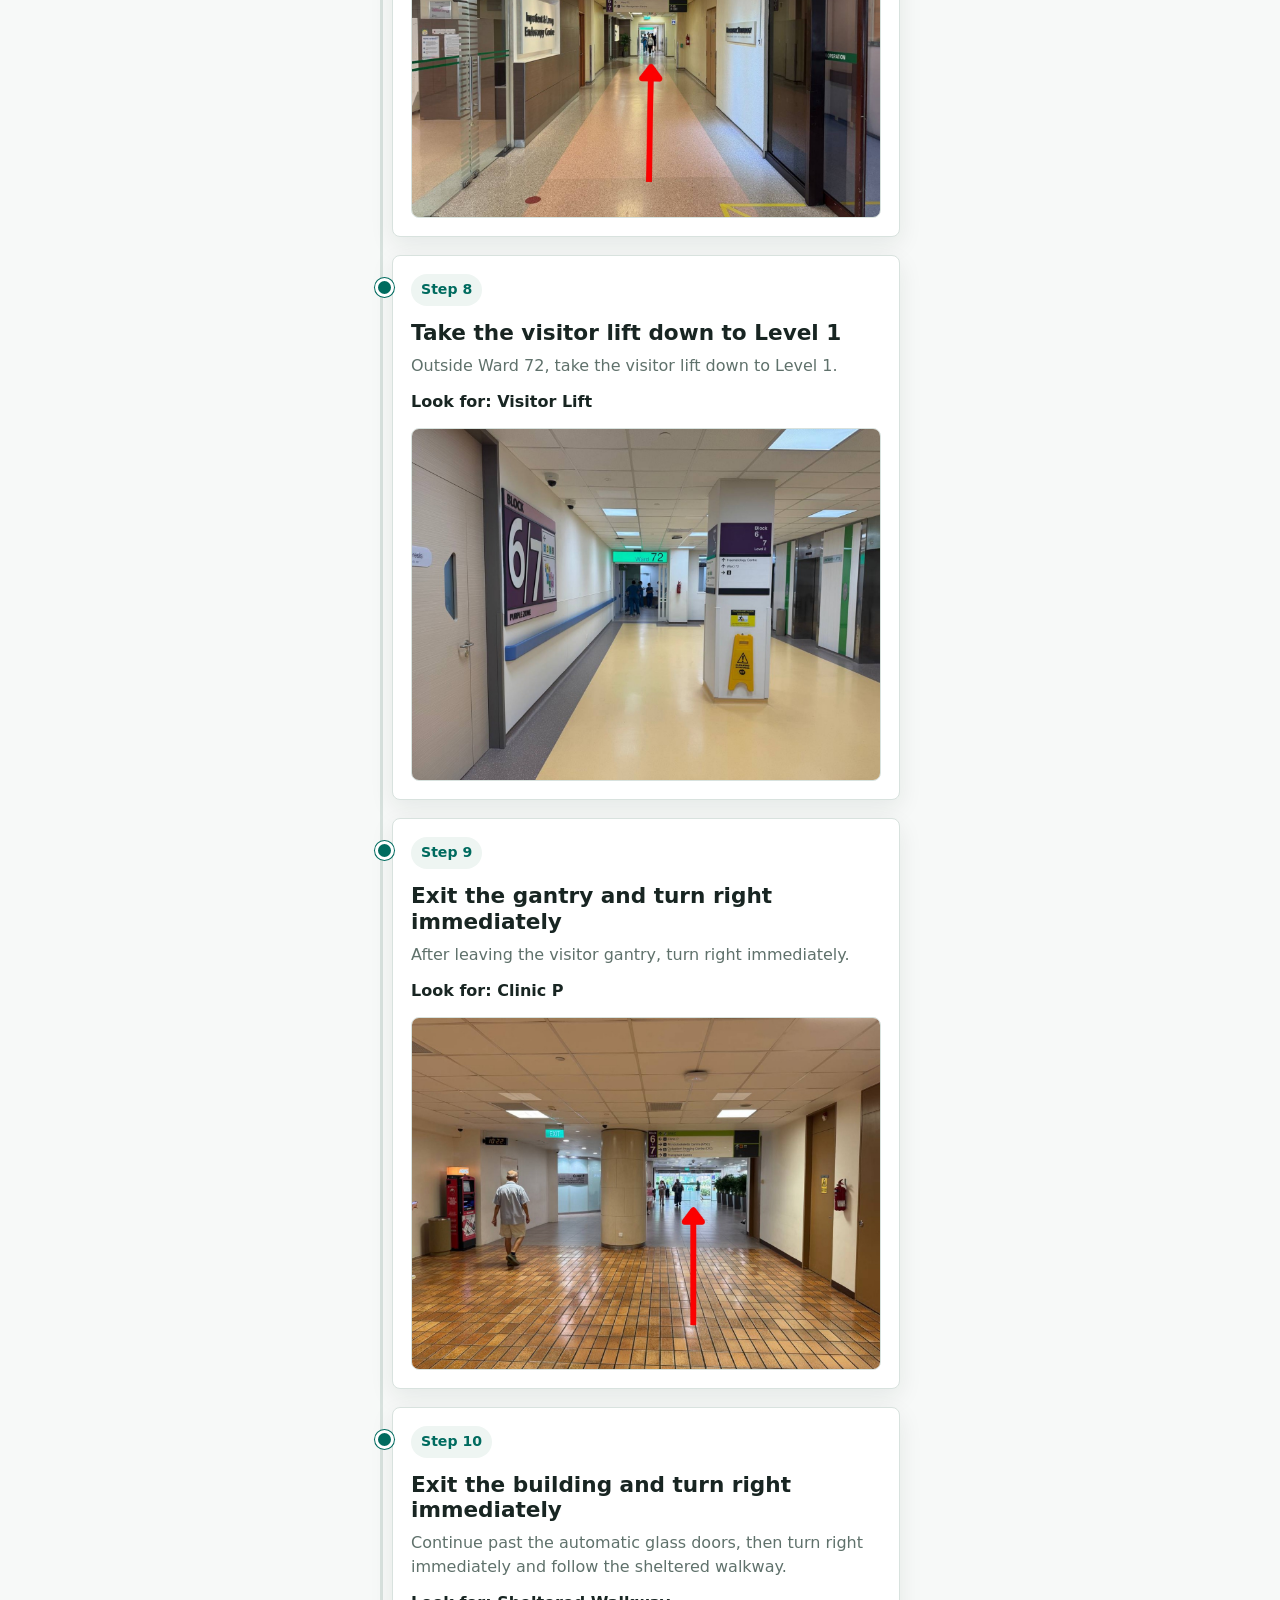
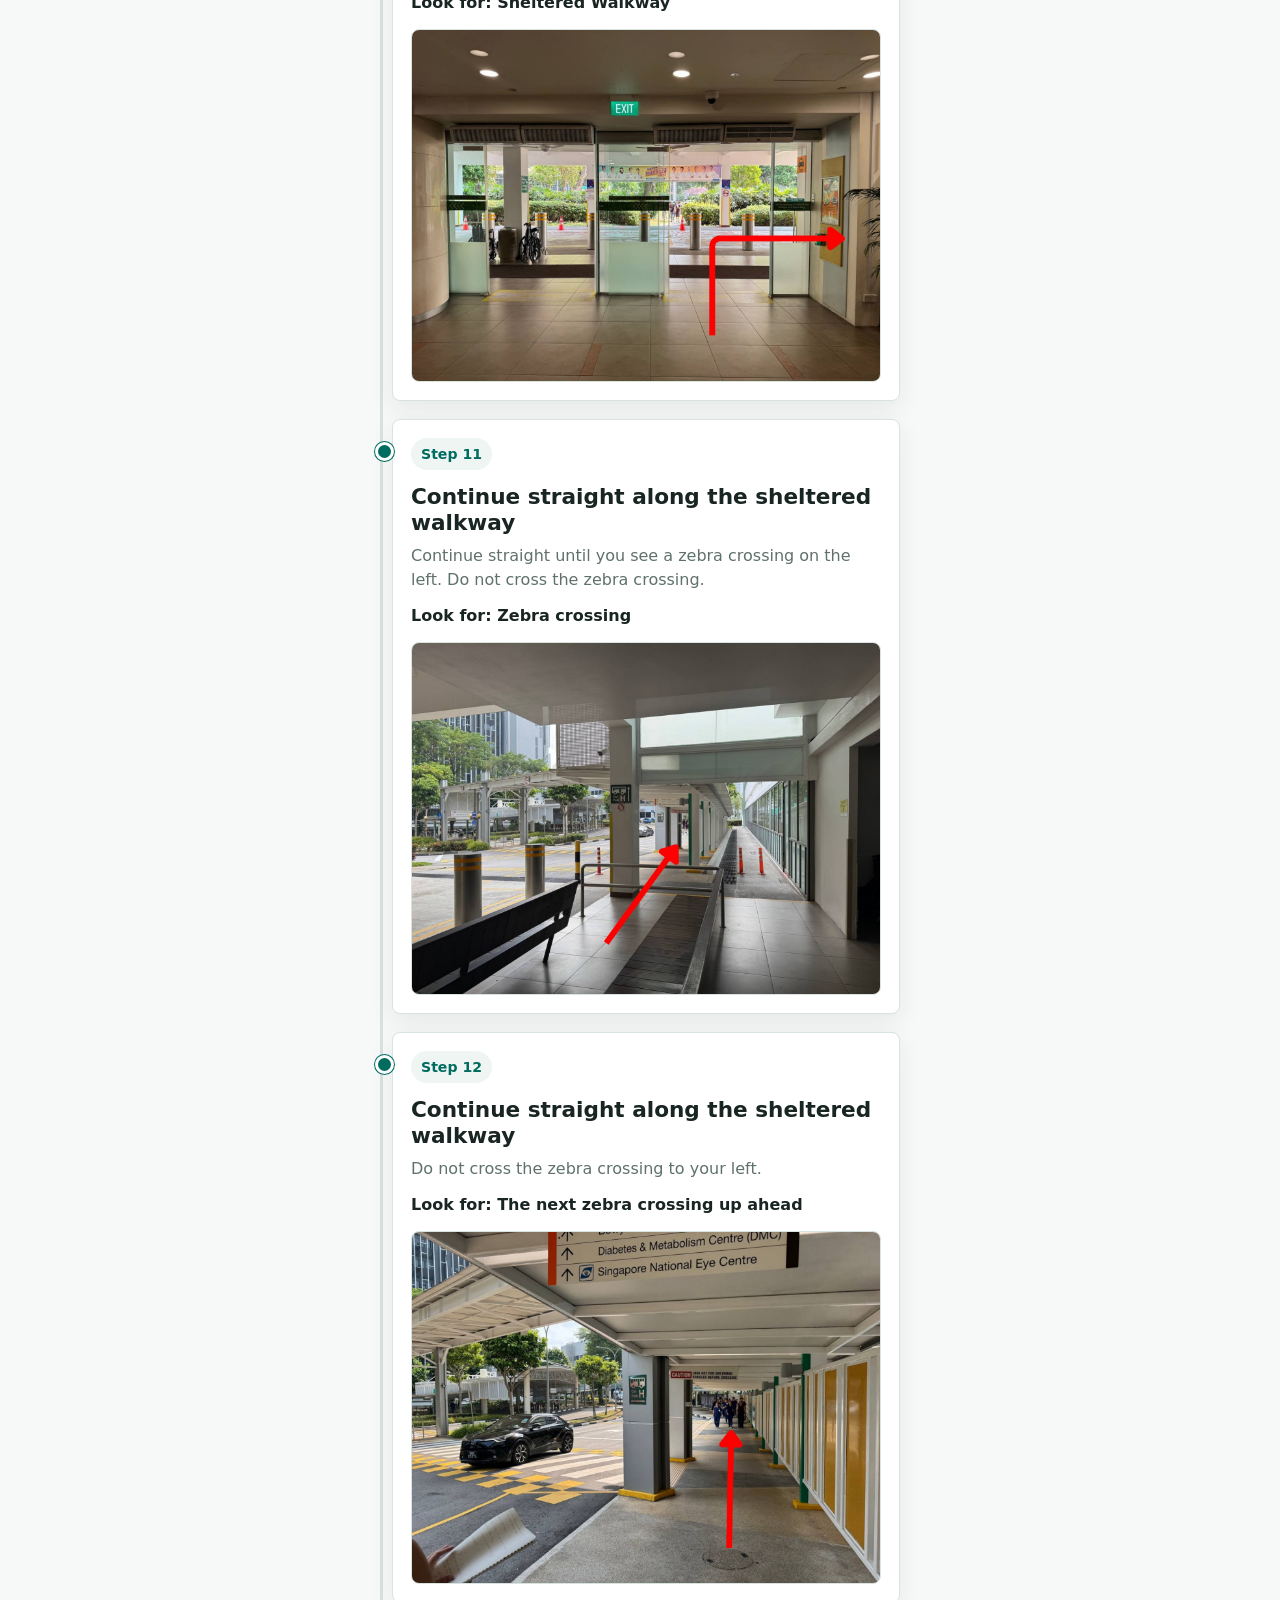
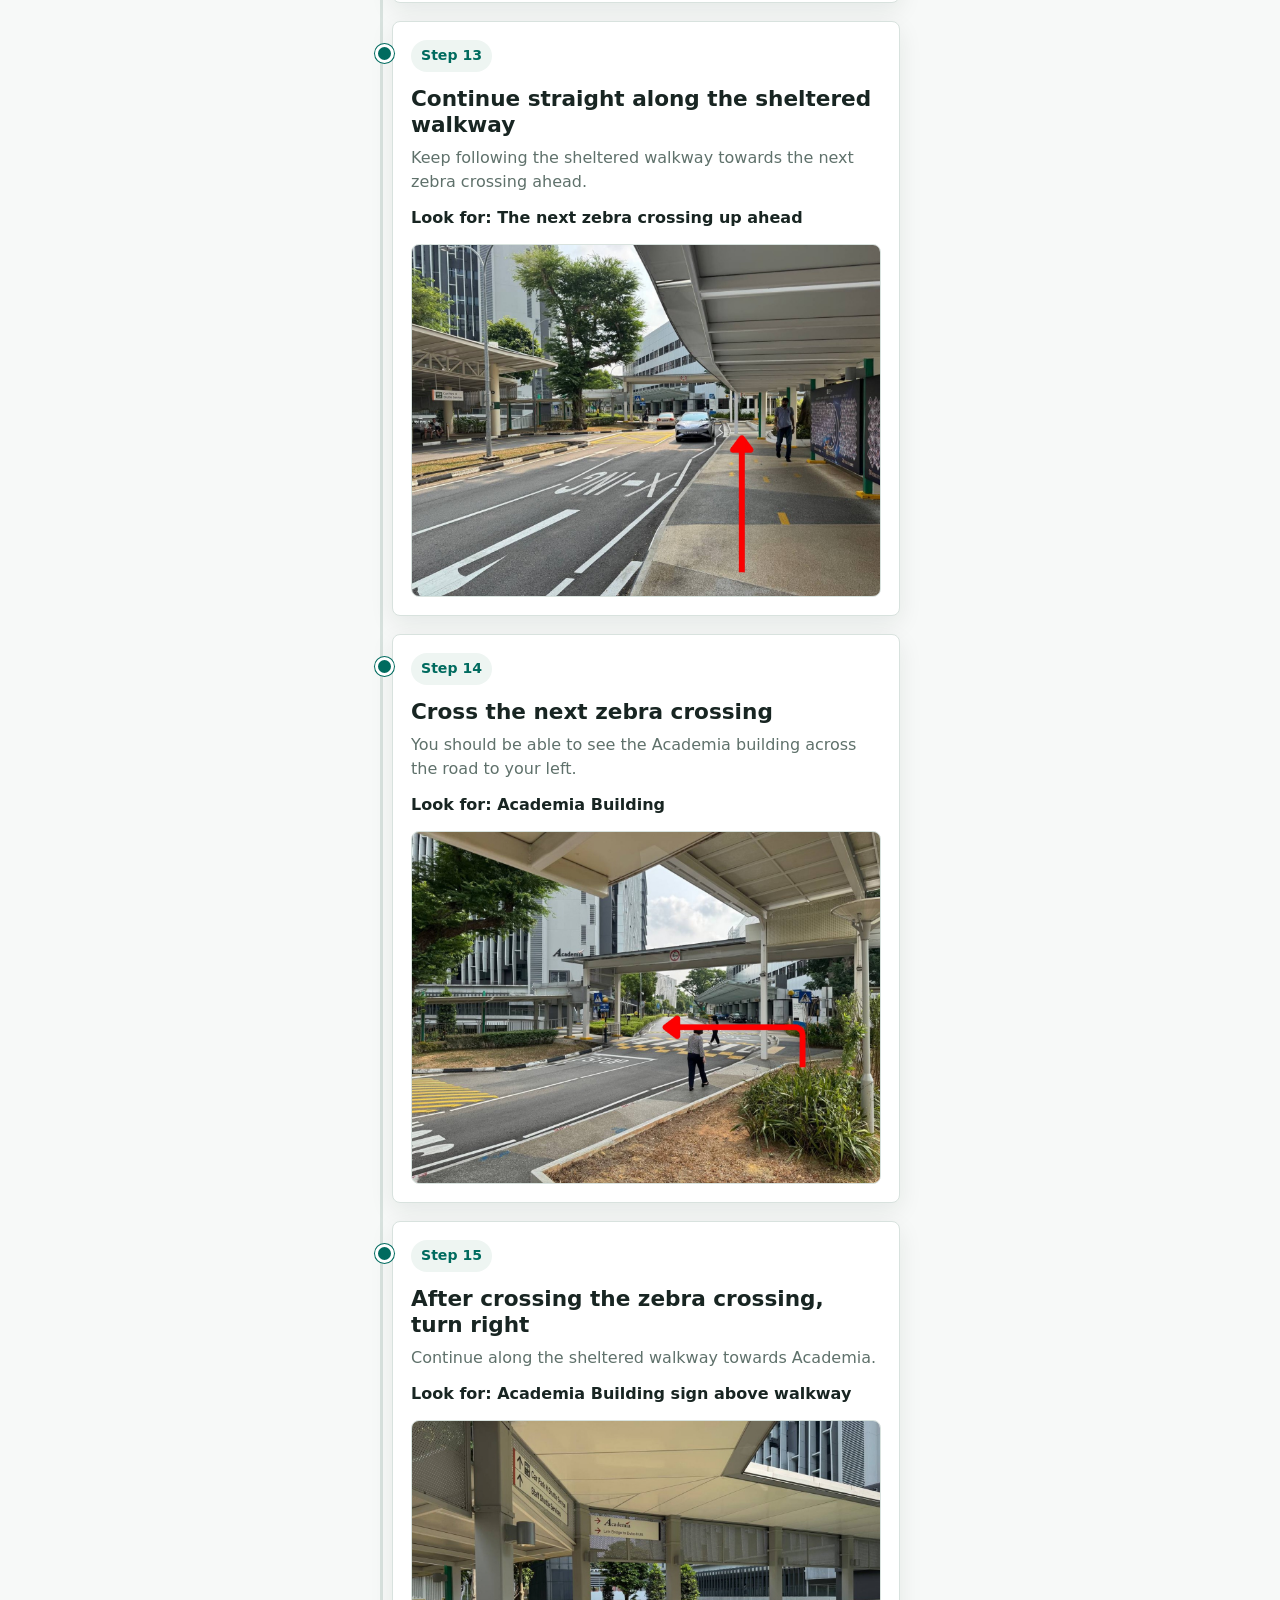
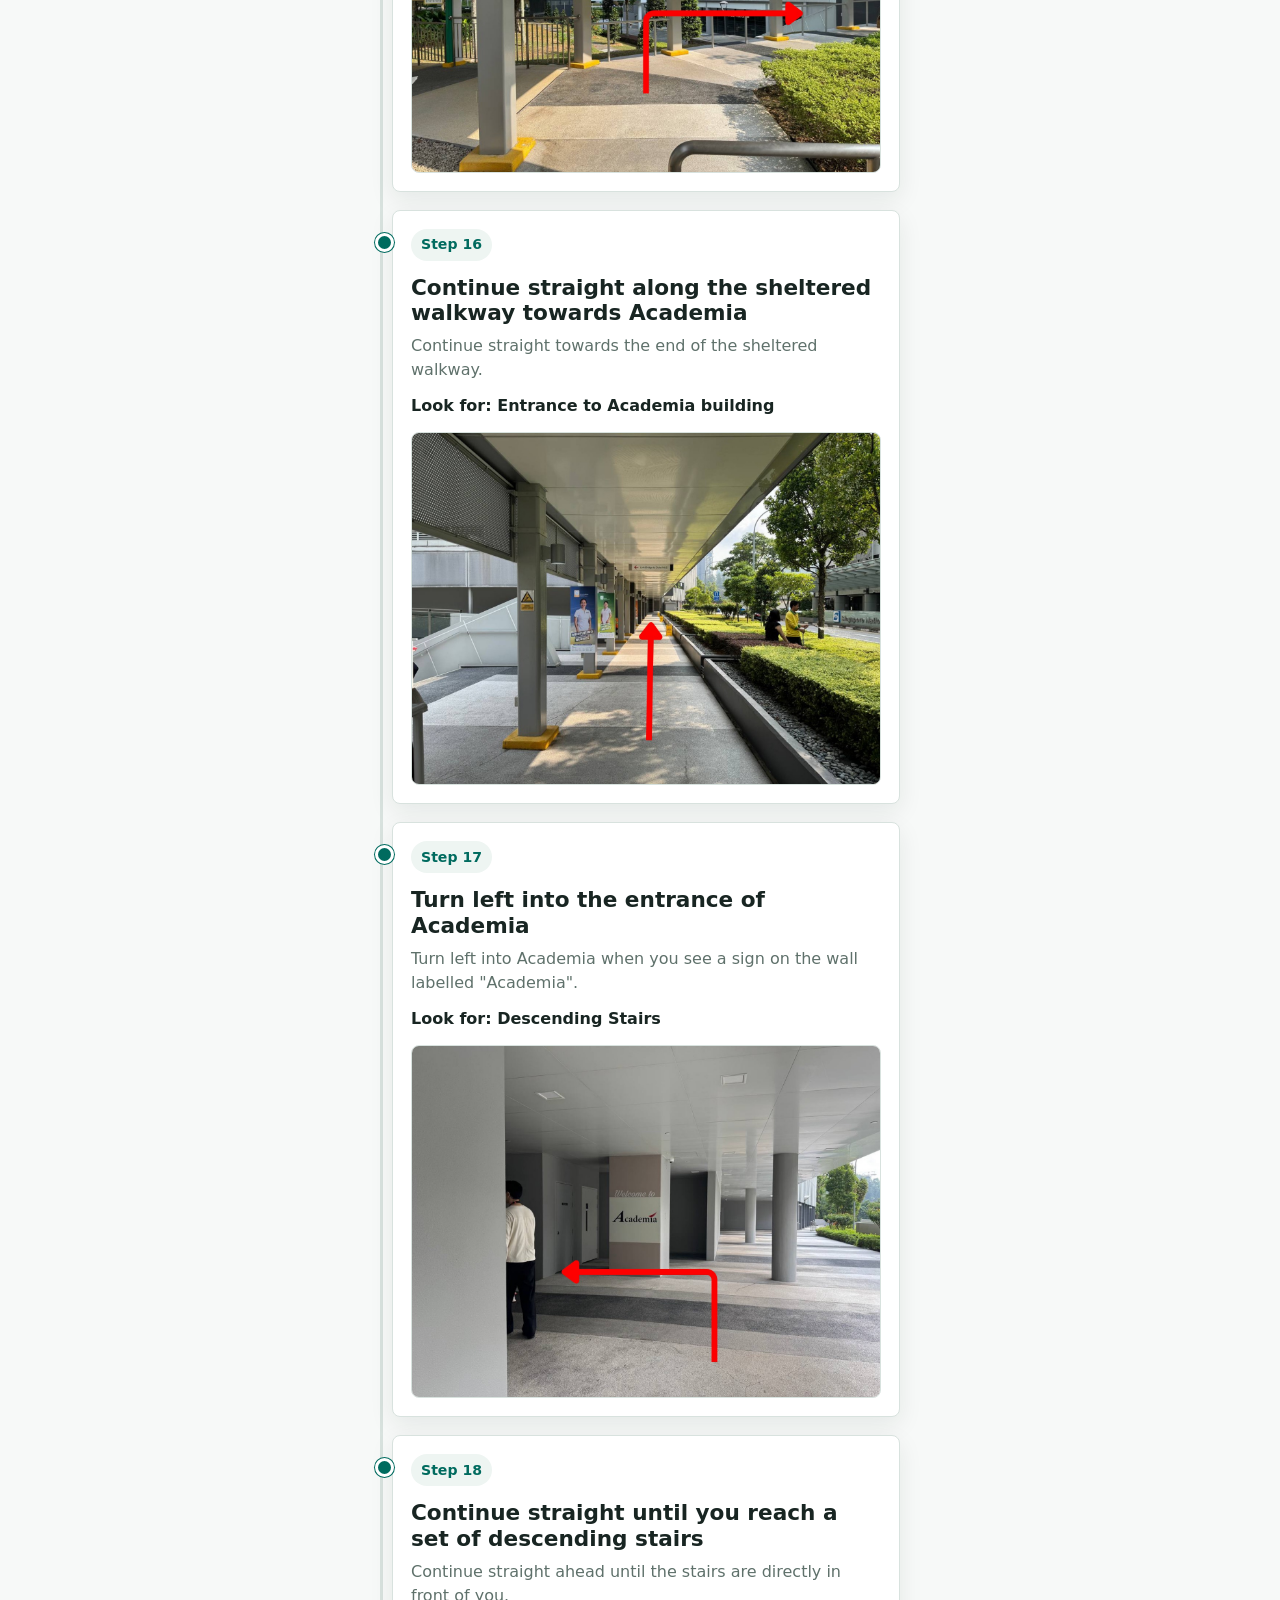
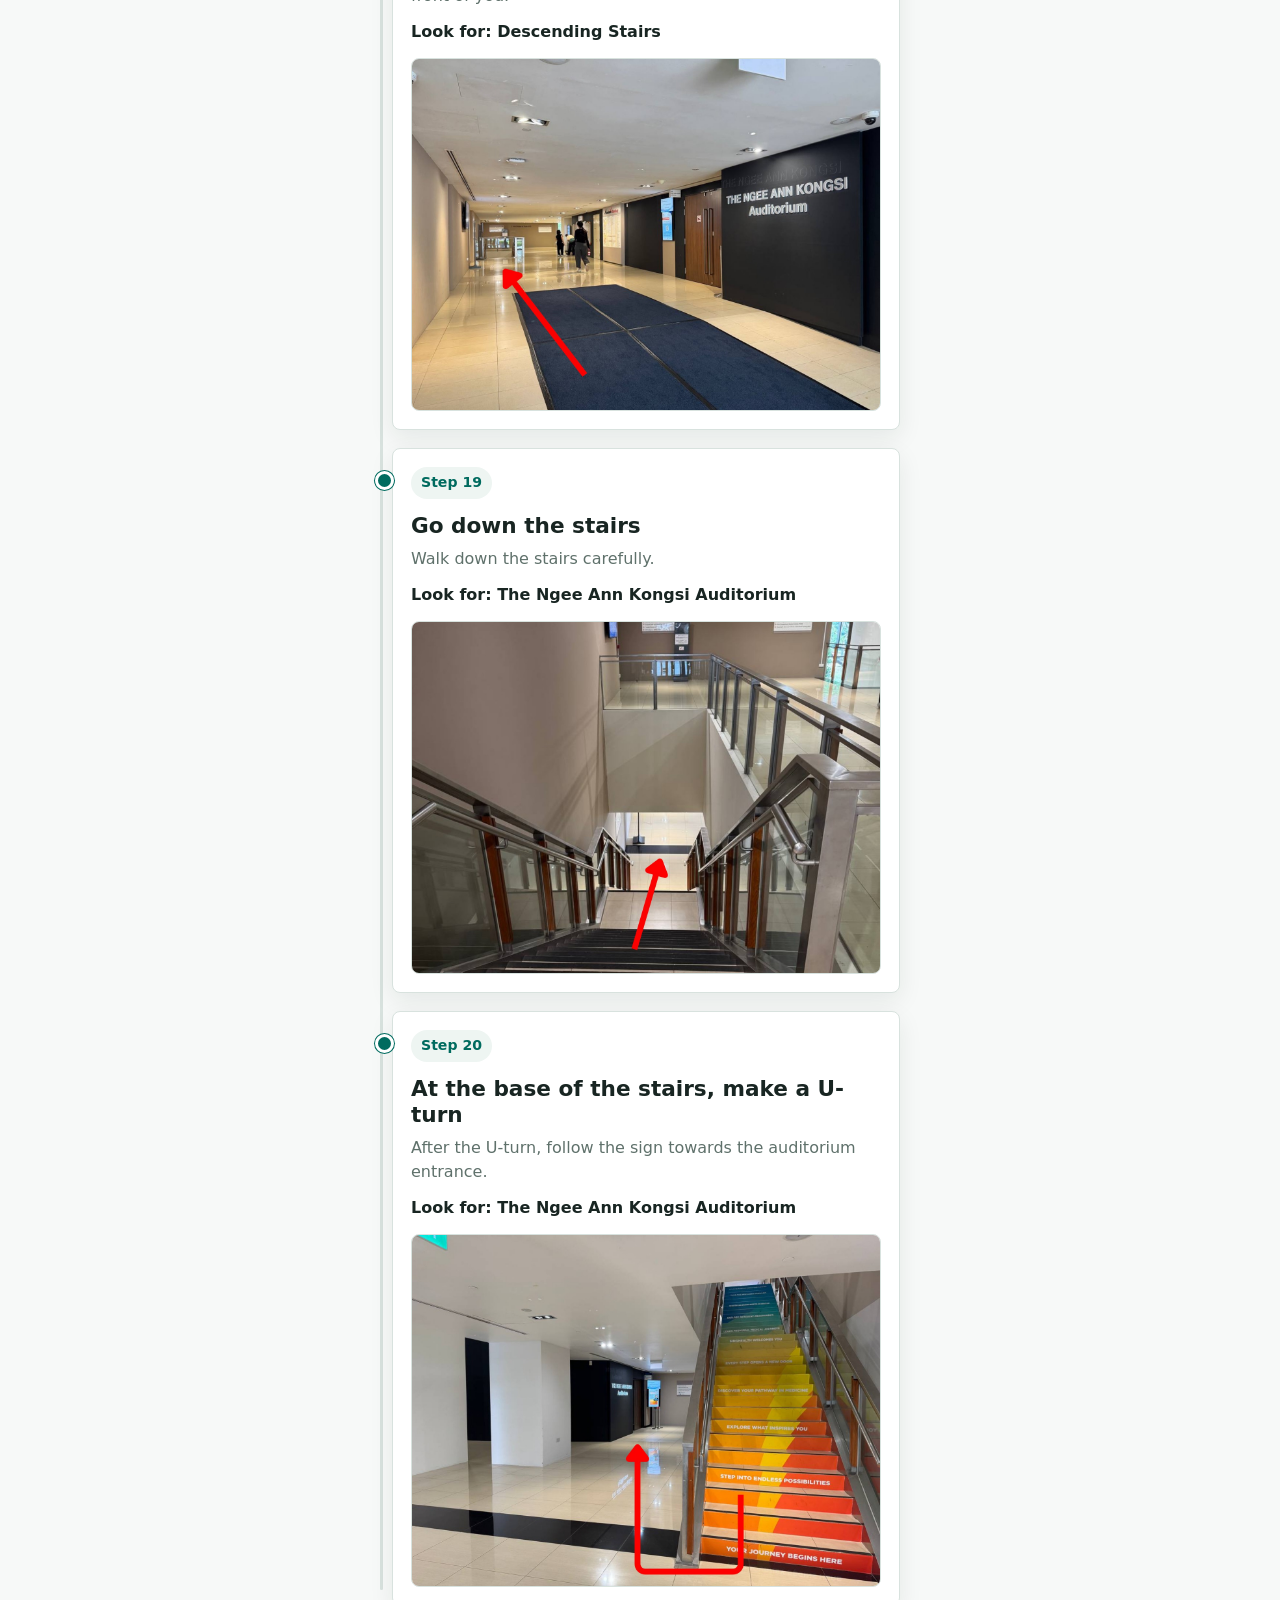
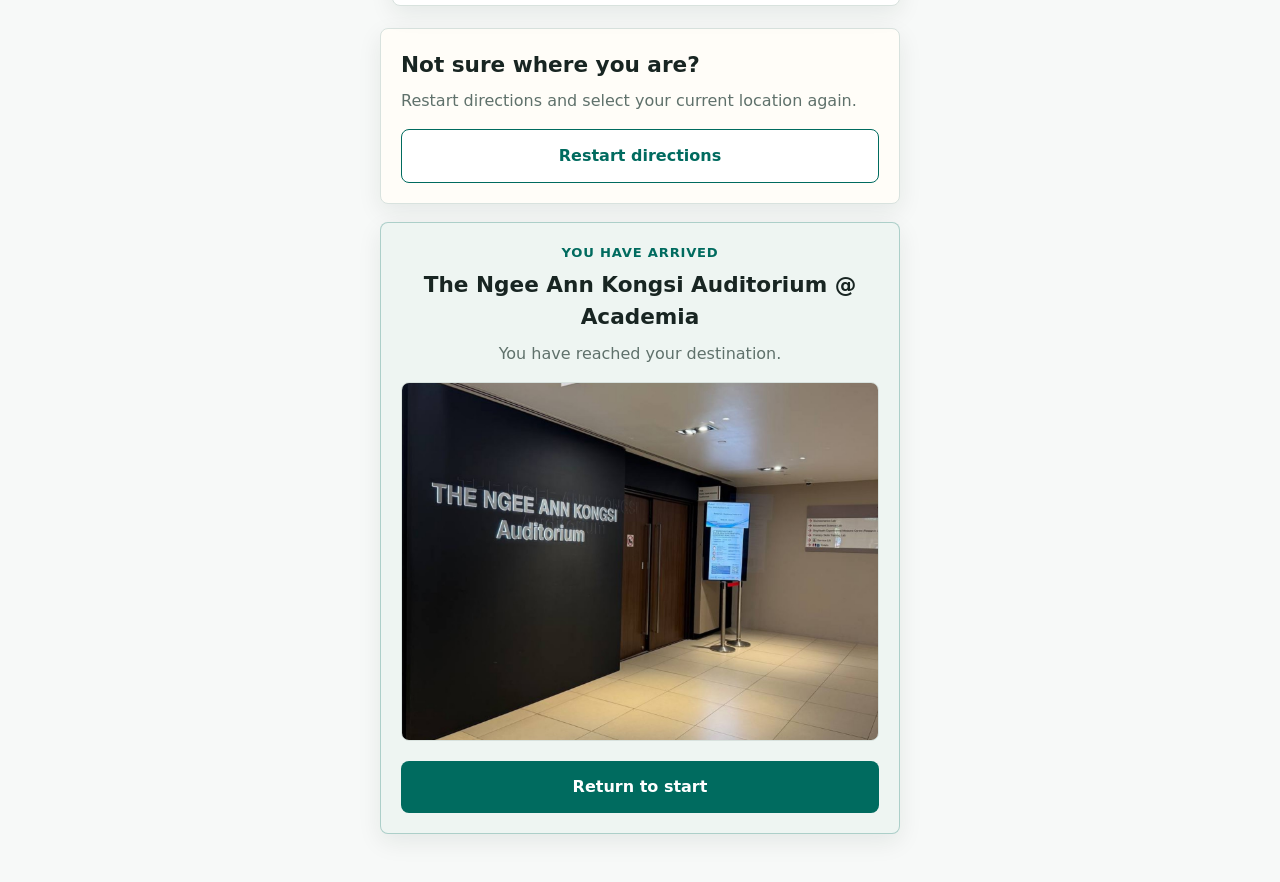
<file: mot.html>
<!doctype html>
<html lang="en">
  <head>
    <meta charset="utf-8">
    <meta name="viewport" content="width=device-width, initial-scale=1">
    <title>MOT to Academia Auditorium | CE Wayfinding</title>
    <link rel="stylesheet" href="styles.css">
  </head>
  <body>
    <main class="app-shell route-page">
      <header class="route-header">
        <div>
          <p class="eyebrow">SGH Civil Emergency</p>
          <h1>CE Wayfinding 📍</h1>
        </div>
        <a class="change-route" href="index.html">← Change route</a>
      </header>

      <section class="summary-card" aria-labelledby="routeTitle">
        <h2 id="routeTitle">MOT to Academia Auditorium</h2>
        <div class="summary-grid">
          <div>
            <span>You are at</span>
            <strong>Major Operating Theatre (MOT)</strong>
          </div>
          <div>
            <span>Going to</span>
            <strong>Academia Auditorium</strong>
          </div>
        </div>
        <p class="route-meta">Estimated walking time: 9 min</p>
      </section>

      <section class="steps-list" aria-label="Route steps">
        <article class="step-card start-step">
          <div class="step-marker">Step 0</div>
          <h3>Confirm your starting point</h3>
          <p>Make sure this matches where you are before starting the route.</p>
          <p class="landmark">Look for: MOT</p>
          <img src="routeimages/p1_mot/mot.jpg" alt="Major Operating Theatre (MOT) starting point">
        </article>
        <article class="step-card">
          <div class="step-marker">Step 1</div>
          <h3>Exit MOT and turn left immediately</h3>
          <p>Walk through the set of double doors.</p>
          <p class="landmark">Look for: Double doors</p>
          <img src="routeimages/p1_mot/1.jpg" alt="MOT route step 1">
        </article>

        <article class="step-card">
          <div class="step-marker">Step 2</div>
          <h3>Continue straight ahead past the double doors</h3>
          <p>Continue straight past the blue "Block 2 zone" sign to your left.</p>
          <p class="landmark">Look for: Ward 52A Prenatal Diagnostic Centre</p>
          <img src="routeimages/p1_mot/2.jpg" alt="MOT route step 2">
        </article>

        <article class="step-card">
          <div class="step-marker">Step 3</div>
          <h3>Continue straight ahead</h3>
          <p>Walk past Ward 52A Prenatal Diagnostic Centre to your left.</p>
          <p class="landmark">Look for: Visitor Lifts</p>
          <img src="routeimages/p1_mot/3.jpg" alt="MOT route step 3">
        </article>

        <article class="step-card">
          <div class="step-marker">Step 4</div>
          <h3>Continue straight ahead and turn right at the end of the corridor</h3>
          <p>Continue past the visitor lifts and turn right at the end of the corridor.</p>
          <p class="landmark">Look for: Long corridor</p>
          <img src="routeimages/p1_mot/4.jpg" alt="MOT route step 4">
        </article>

        <article class="step-card">
          <div class="step-marker">Step 5</div>
          <h3>Continue through the long corridor</h3>
          <p>Continue straight ahead.</p>
          <p class="landmark">Look for: Cross junction</p>
          <img src="routeimages/p1_mot/5.jpg" alt="MOT route step 5">
        </article>

        <article class="step-card">
          <div class="step-marker">Step 6</div>
          <h3>Turn left at the cross junction</h3>
          <p>Turn left at the cross junction towards Block 6/7.</p>
          <p class="landmark">Look for: Inpatient & Lung Endoscopy Centre</p>
          <img src="routeimages/p1_mot/6.jpg" alt="MOT route step 6">
        </article>

        <article class="step-card">
          <div class="step-marker">Step 7</div>
          <h3>Continue straight ahead</h3>
          <p>Continue past the Inpatient & Lung Endoscopy Centre to your left.</p>
          <p class="landmark">Look for: Ward 72</p>
          <img src="routeimages/p1_mot/7.jpg" alt="MOT route step 7">
        </article>

        <article class="step-card">
          <div class="step-marker">Step 8</div>
          <h3>Take the visitor lift down to Level 1</h3>
          <p>Outside Ward 72, take the visitor lift down to Level 1.</p>
          <p class="landmark">Look for: Visitor Lift</p>
          <img src="routeimages/p1_mot/8.jpg" alt="MOT route step 8">
        </article>

        <article class="step-card">
          <div class="step-marker">Step 9</div>
          <h3>Exit the gantry and turn right immediately</h3>
          <p>After leaving the visitor gantry, turn right immediately.</p>
          <p class="landmark">Look for: Clinic P</p>
          <img src="routeimages/p1_mot/9.jpg" alt="MOT route step 9">
        </article>

        <article class="step-card">
          <div class="step-marker">Step 10</div>
          <h3>Exit the building and turn right immediately</h3>
          <p>Continue past the automatic glass doors, then turn right immediately and follow the sheltered walkway.</p>
          <p class="landmark">Look for: Sheltered Walkway</p>
          <img src="routeimages/p1_mot/10.jpg" alt="MOT route step 10">
        </article>

        <article class="step-card">
          <div class="step-marker">Step 11</div>
          <h3>Continue straight along the sheltered walkway</h3>
          <p>Continue straight until you see a zebra crossing on the left. Do not cross the zebra crossing.</p>
          <p class="landmark">Look for: Zebra crossing</p>
          <img src="routeimages/p1_mot/11.jpg" alt="MOT route step 11">
        </article>

        <article class="step-card">
          <div class="step-marker">Step 12</div>
          <h3>Continue straight along the sheltered walkway</h3>
          <p>Do not cross the zebra crossing to your left.</p>
          <p class="landmark">Look for: The next zebra crossing up ahead</p>
          <img src="routeimages/p1_mot/12.jpg" alt="MOT route step 12">
        </article>

        <article class="step-card">
          <div class="step-marker">Step 13</div>
          <h3>Continue straight along the sheltered walkway</h3>
          <p>Keep following the sheltered walkway towards the next zebra crossing ahead.</p>
          <p class="landmark">Look for: The next zebra crossing up ahead</p>
          <img src="routeimages/p1_mot/13.jpg" alt="MOT route step 13">
        </article>

        <article class="step-card">
          <div class="step-marker">Step 14</div>
          <h3>Cross the next zebra crossing</h3>
          <p>You should be able to see the Academia building across the road to your left.</p>
          <p class="landmark">Look for: Academia Building</p>
          <img src="routeimages/p1_mot/14.jpg" alt="MOT route step 14">
        </article>

        <article class="step-card">
          <div class="step-marker">Step 15</div>
          <h3>After crossing the zebra crossing, turn right</h3>
          <p>Continue along the sheltered walkway towards Academia.</p>
          <p class="landmark">Look for: Academia Building sign above walkway</p>
          <img src="routeimages/p1_mot/15.jpg" alt="MOT route step 15">
        </article>

        <article class="step-card">
          <div class="step-marker">Step 16</div>
          <h3>Continue straight along the sheltered walkway towards Academia</h3>
          <p>Continue straight towards the end of the sheltered walkway.</p>
          <p class="landmark">Look for: Entrance to Academia building</p>
          <img src="routeimages/p1_mot/16.jpg" alt="MOT route step 16">
        </article>

        <article class="step-card">
          <div class="step-marker">Step 17</div>
          <h3>Turn left into the entrance of Academia</h3>
          <p>Turn left into Academia when you see a sign on the wall labelled "Academia".</p>
          <p class="landmark">Look for: Descending Stairs</p>
          <img src="routeimages/p1_mot/17.jpg" alt="MOT route step 17">
        </article>

        <article class="step-card">
          <div class="step-marker">Step 18</div>
          <h3>Continue straight until you reach a set of descending stairs</h3>
          <p>Continue straight ahead until the stairs are directly in front of you.</p>
          <p class="landmark">Look for: Descending Stairs</p>
          <img src="routeimages/p1_mot/18.jpg" alt="MOT route step 18">
        </article>

        <article class="step-card">
          <div class="step-marker">Step 19</div>
          <h3>Go down the stairs</h3>
          <p>Walk down the stairs carefully.</p>
          <p class="landmark">Look for: The Ngee Ann Kongsi Auditorium</p>
          <img src="routeimages/p1_mot/19.jpg" alt="MOT route step 19">
        </article>

        <article class="step-card">
          <div class="step-marker">Step 20</div>
          <h3>At the base of the stairs, make a U-turn</h3>
          <p>After the U-turn, follow the sign towards the auditorium entrance.</p>
          <p class="landmark">Look for: The Ngee Ann Kongsi Auditorium</p>
          <img src="routeimages/p1_mot/20.jpg" alt="MOT route step 20">
        </article>
      </section>

      <section class="lost-card">
        <h2>Not sure where you are?</h2>
        <p>Restart directions and select your current location again.</p>
        <a class="button secondary-button" href="index.html">Restart directions</a>
      </section>

      <section class="arrival-card">
        <p>You have arrived</p>
        <h2>The Ngee Ann Kongsi Auditorium @ Academia</h2>
        <p>You have reached your destination.</p>
        <img src="routeimages/p1_mot/academia.jpg" alt="The Ngee Ann Kongsi Auditorium at Academia destination">
        <a class="button primary-button" href="index.html">Return to start</a>
      </section>
    </main>
  </body>
</html>
</file>
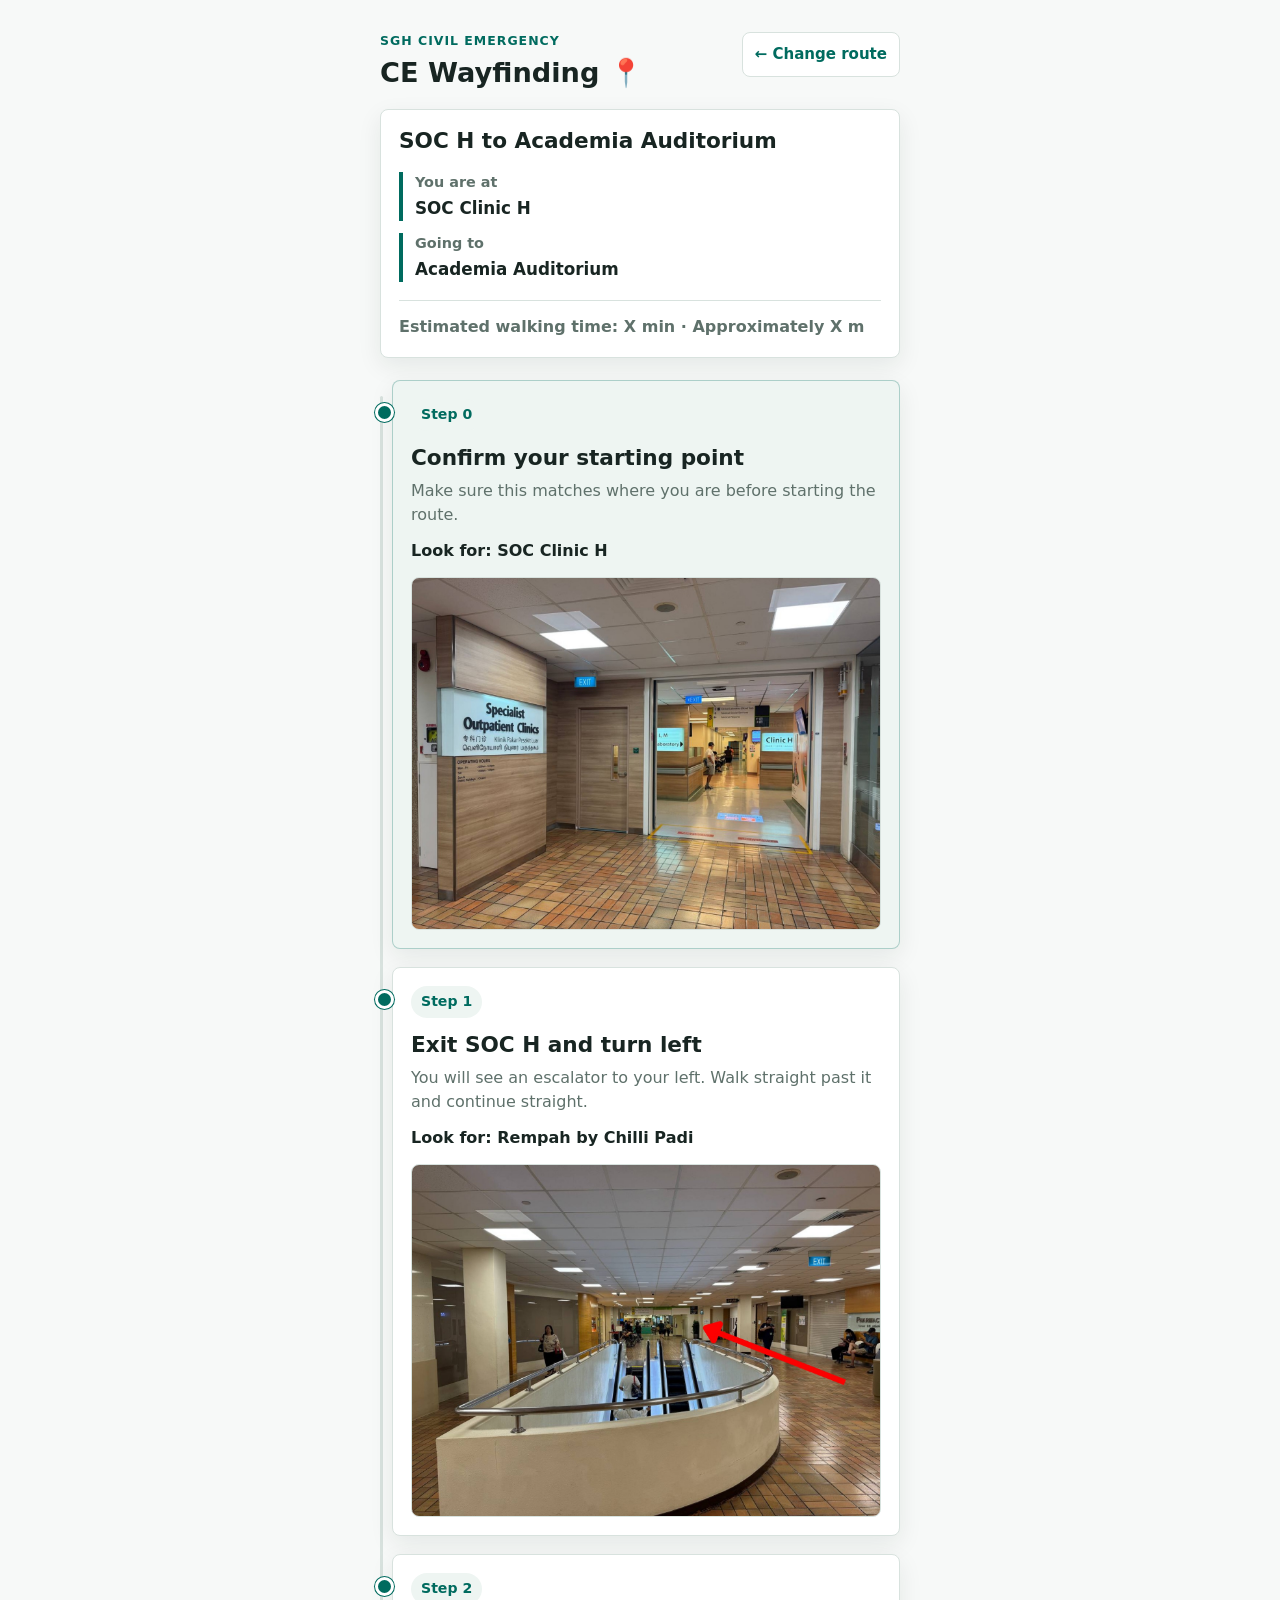
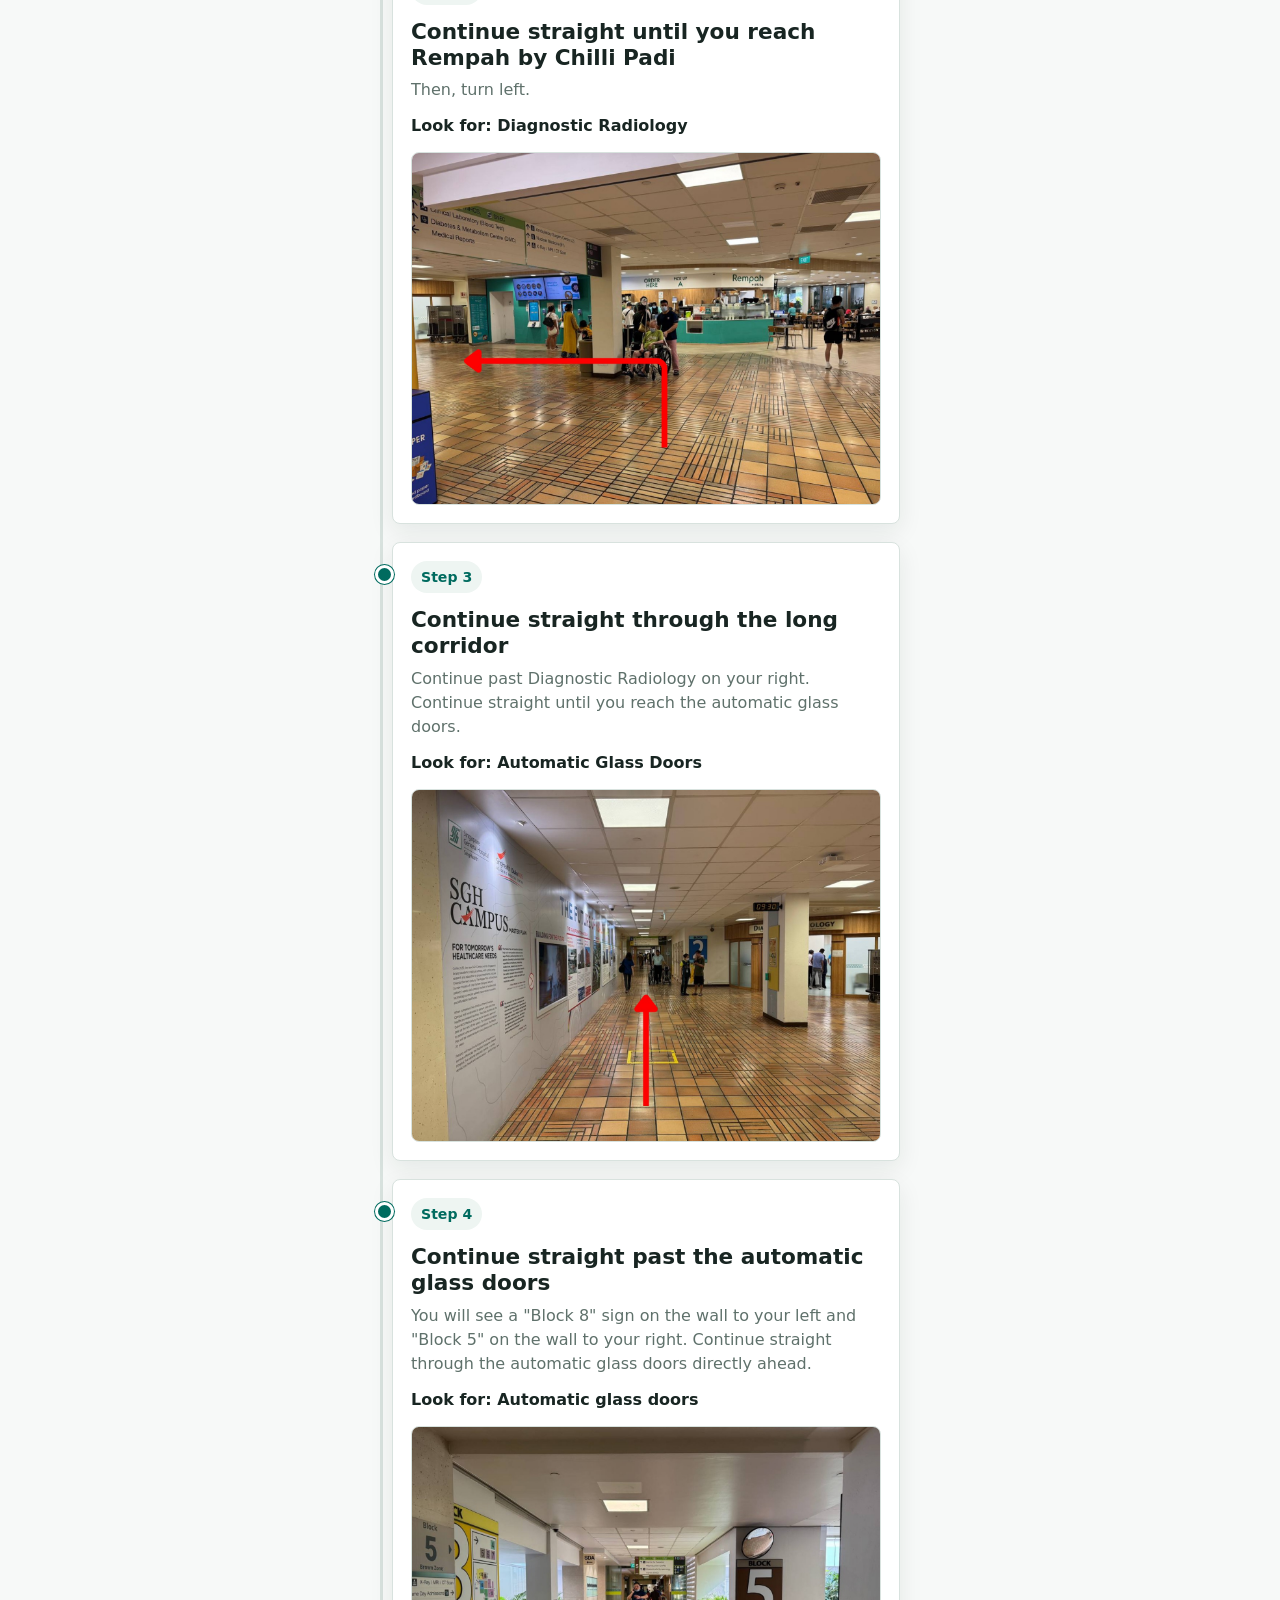
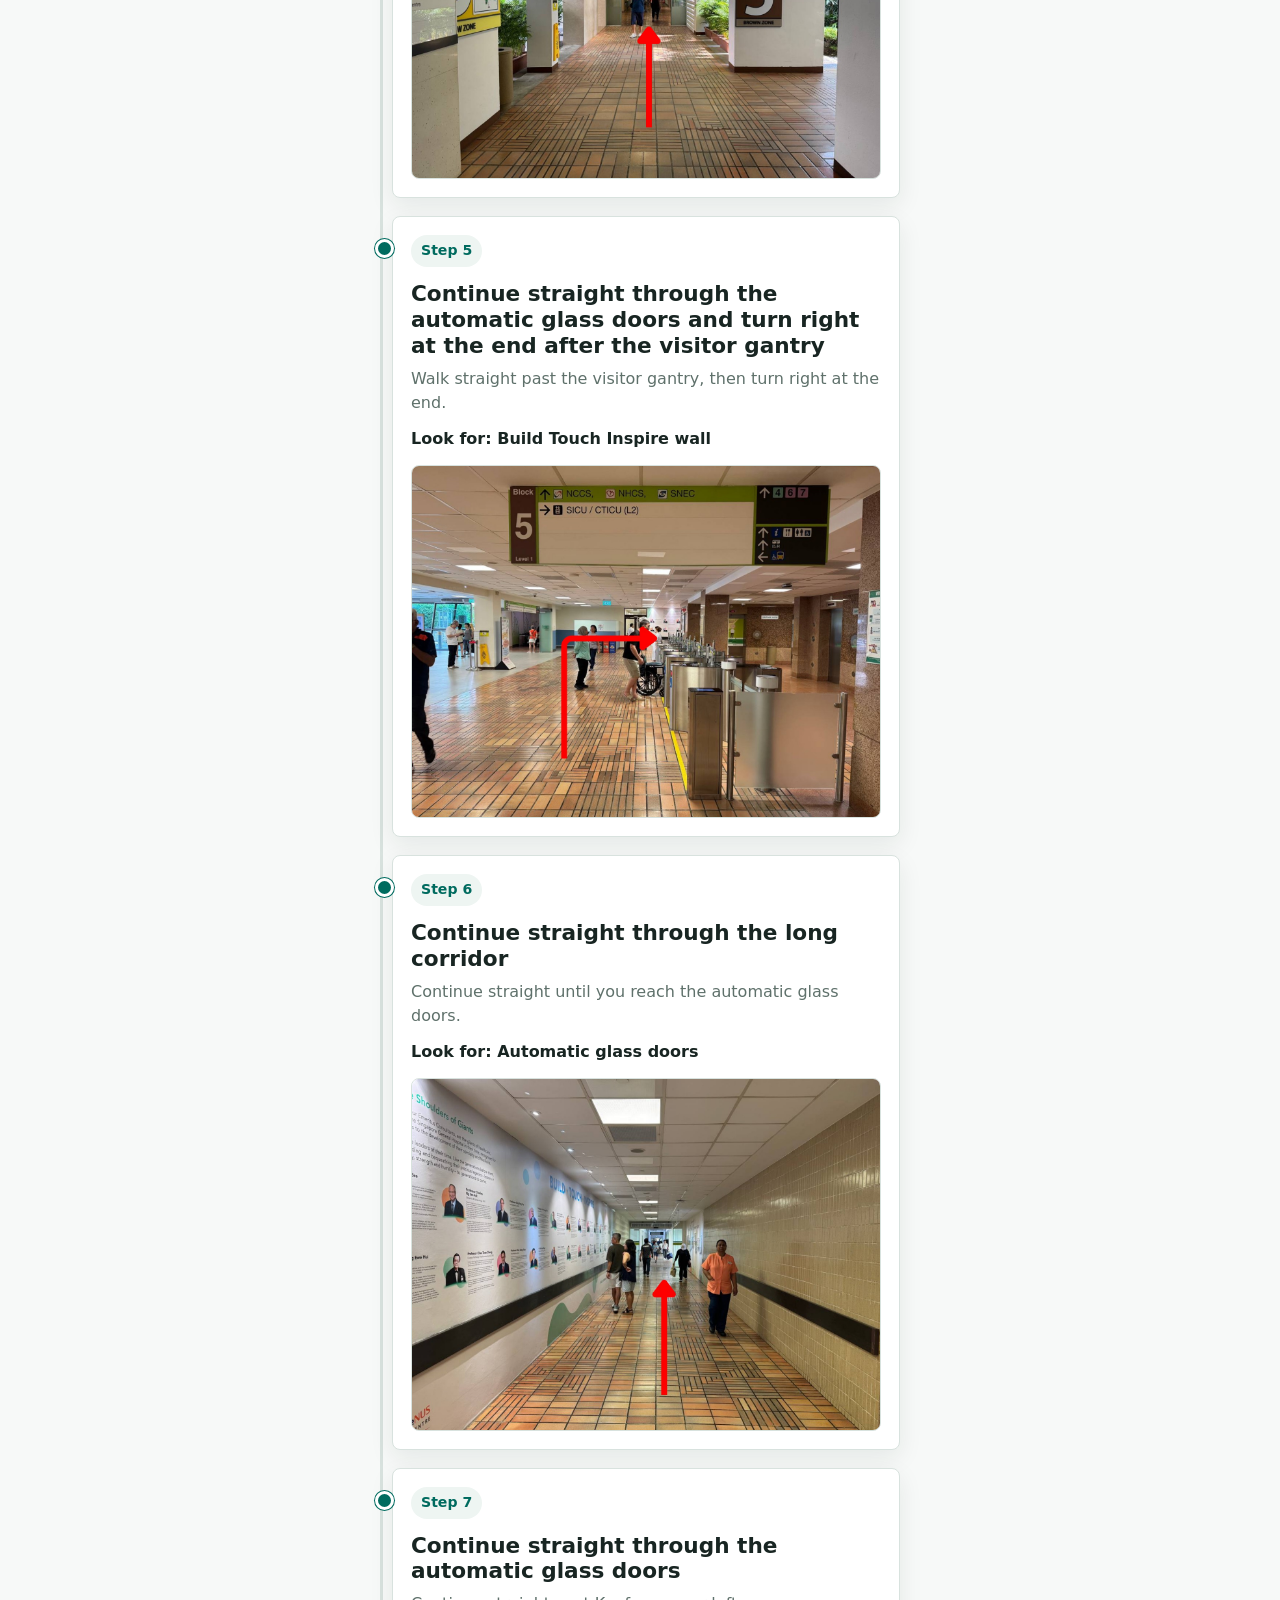
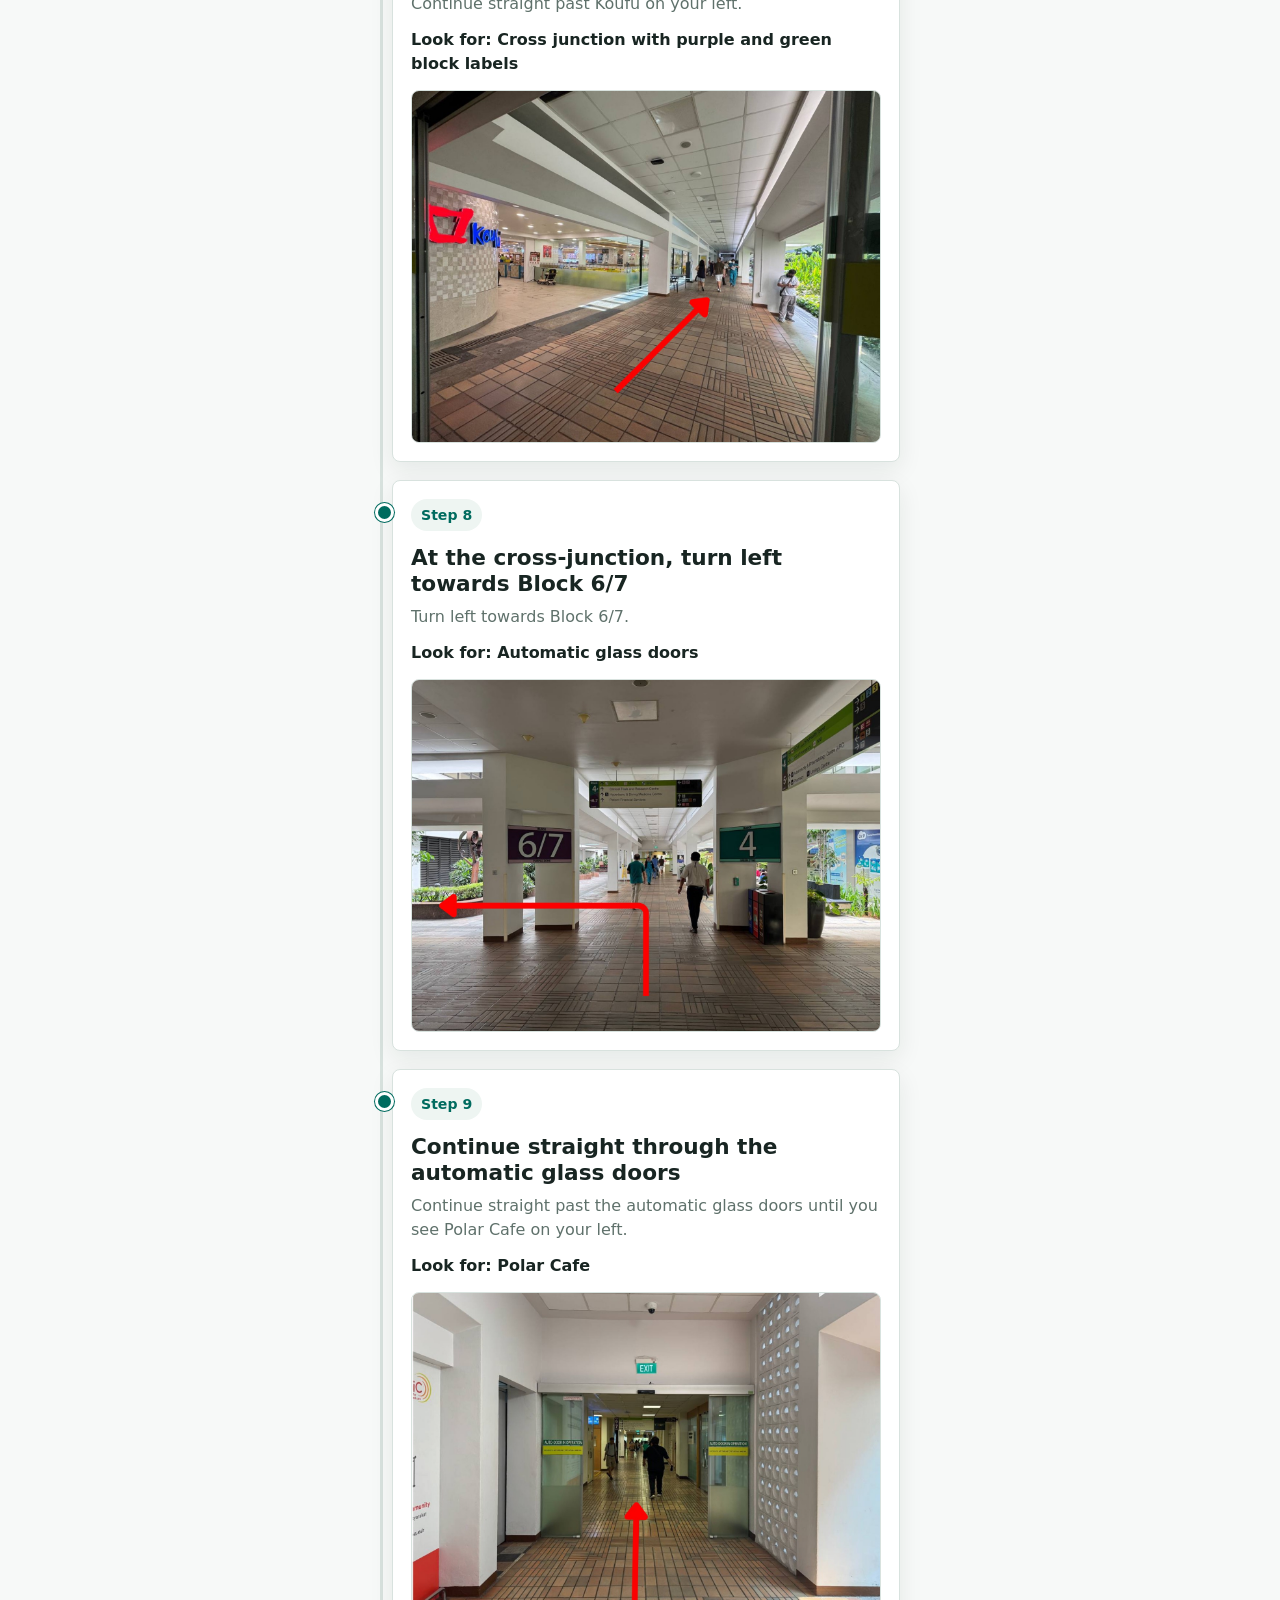
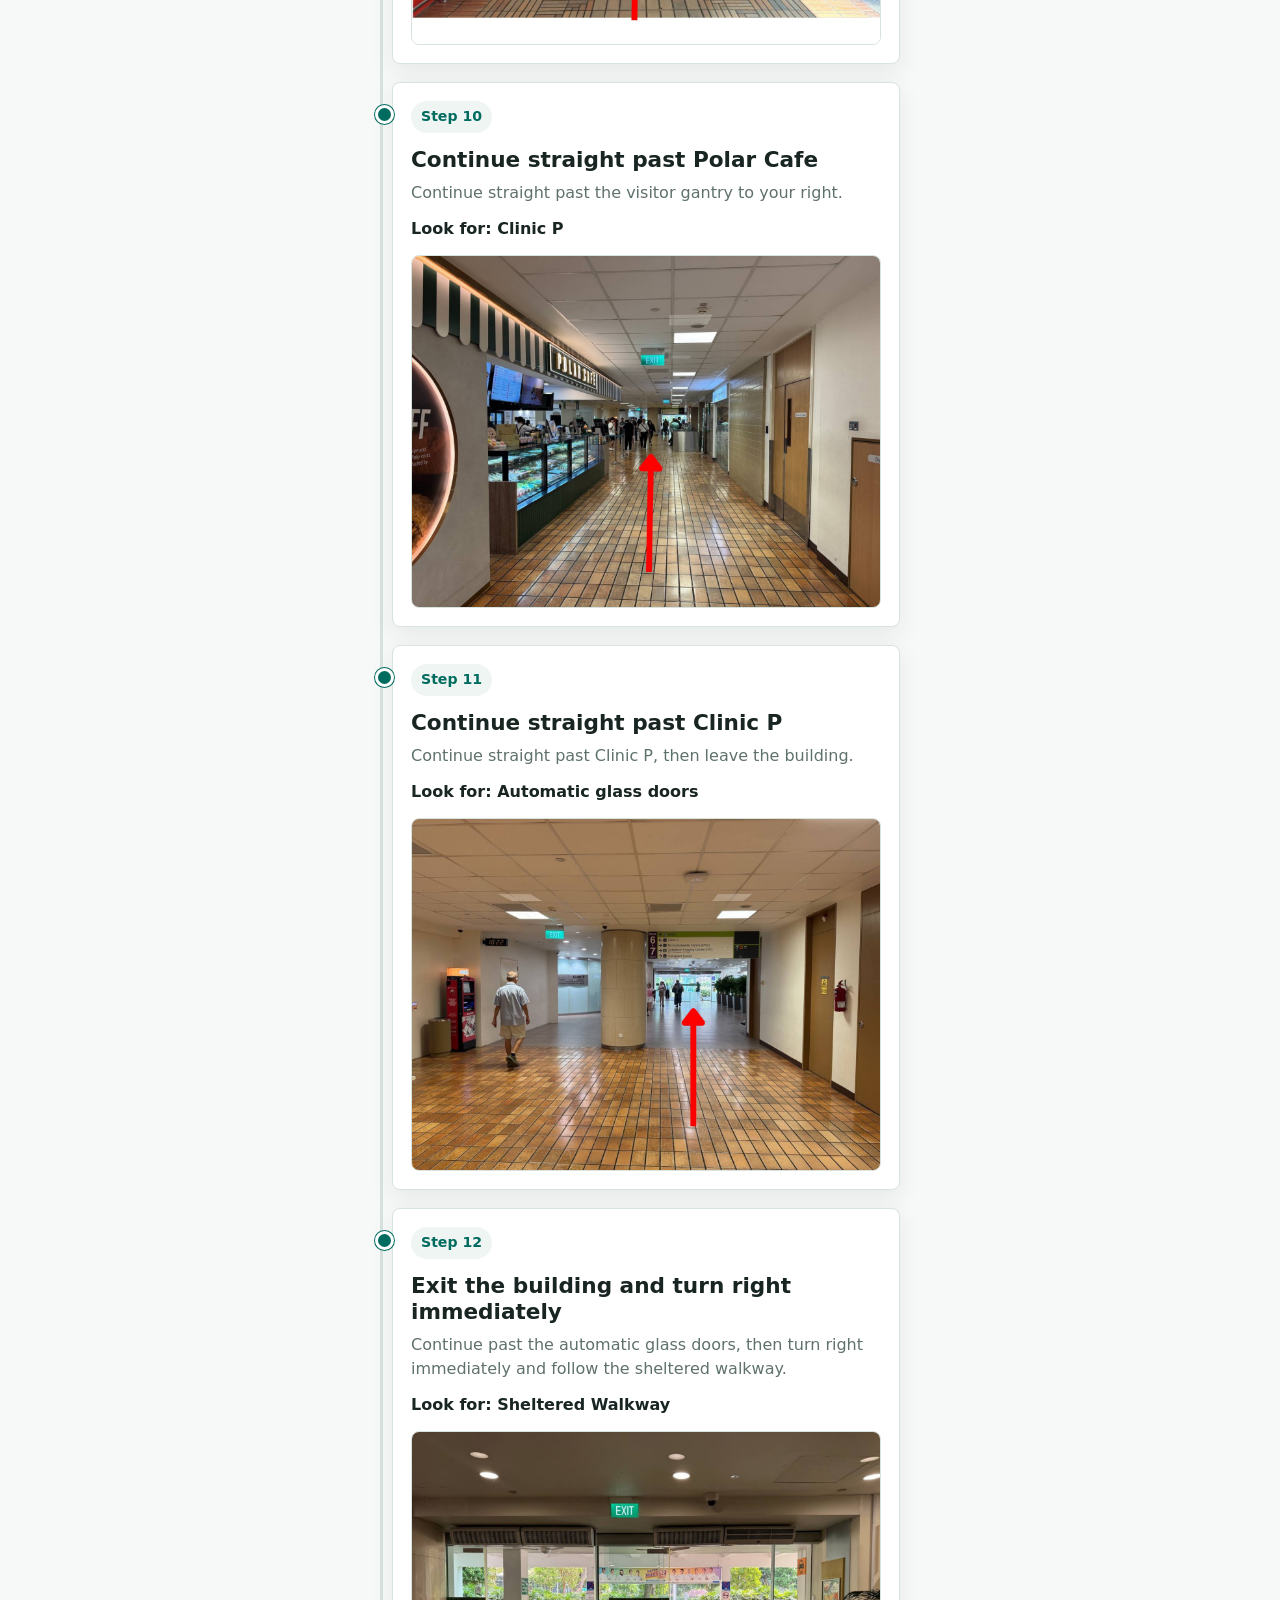
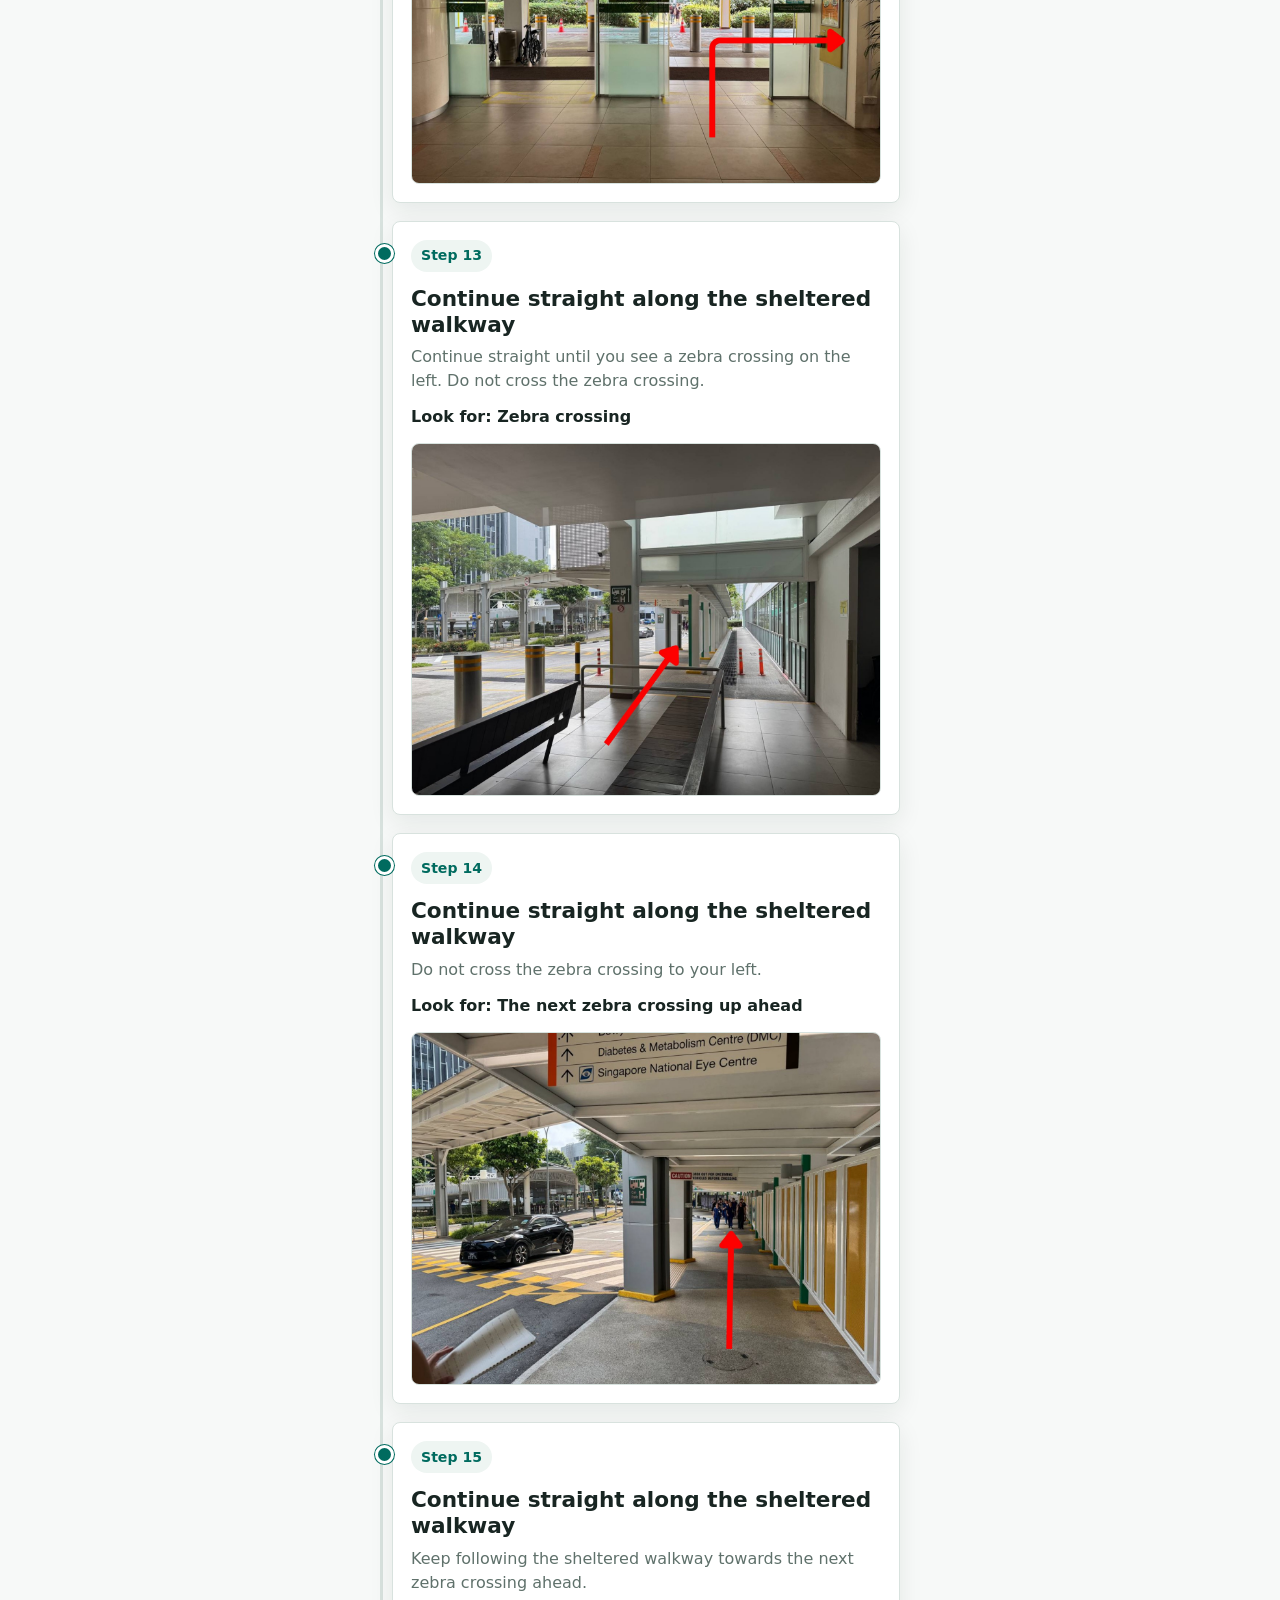
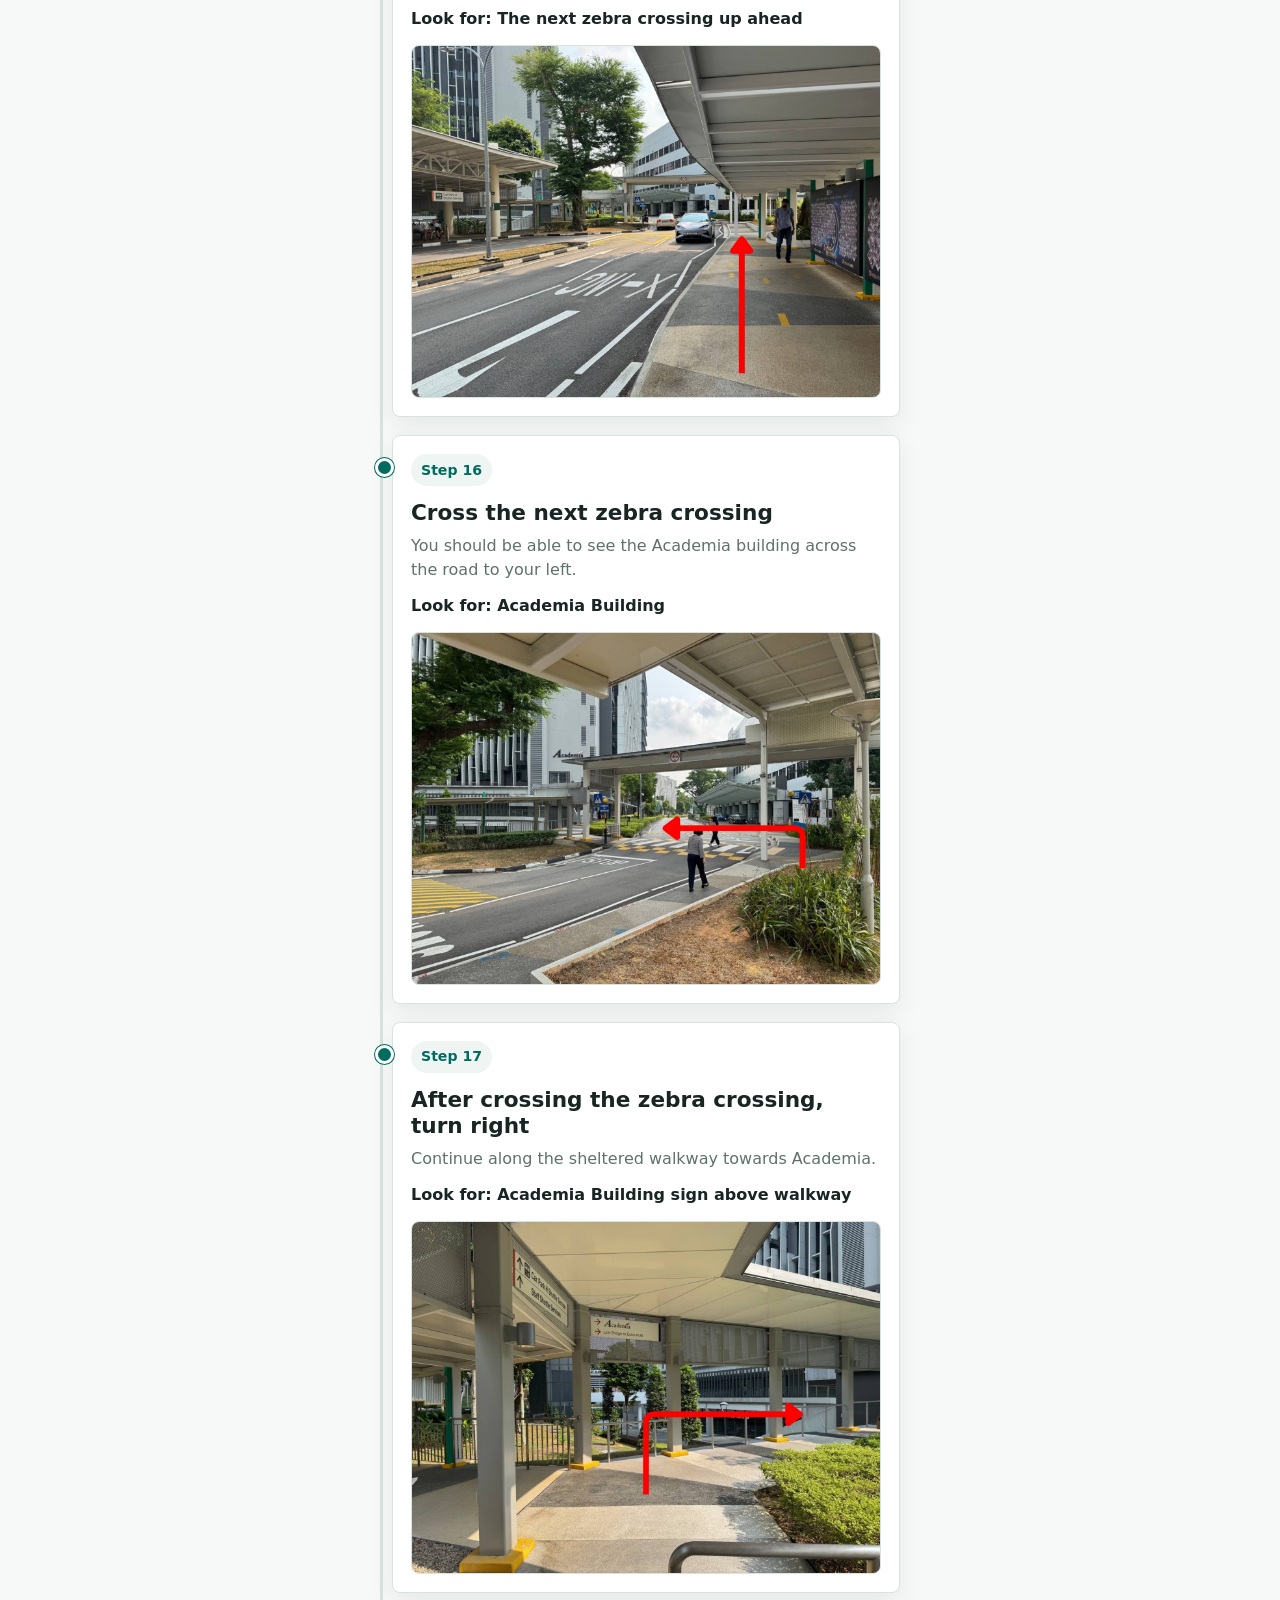
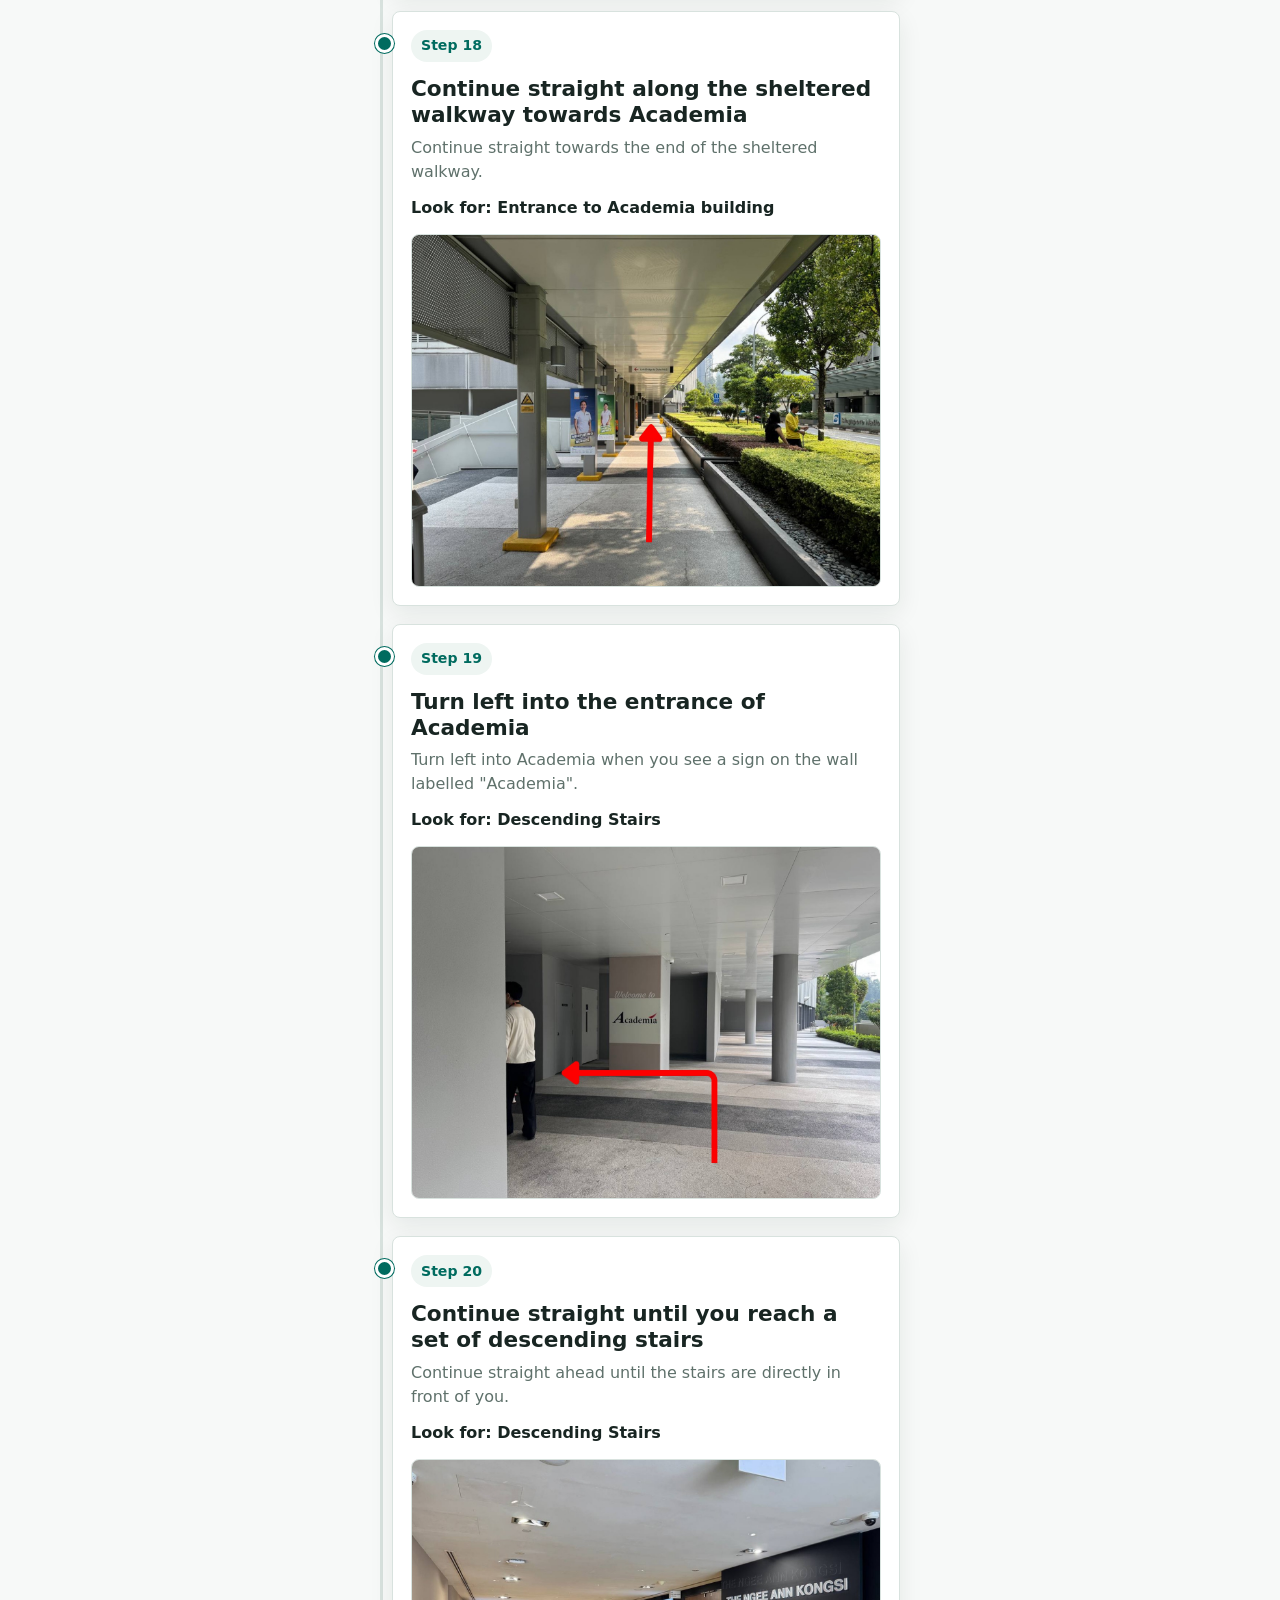
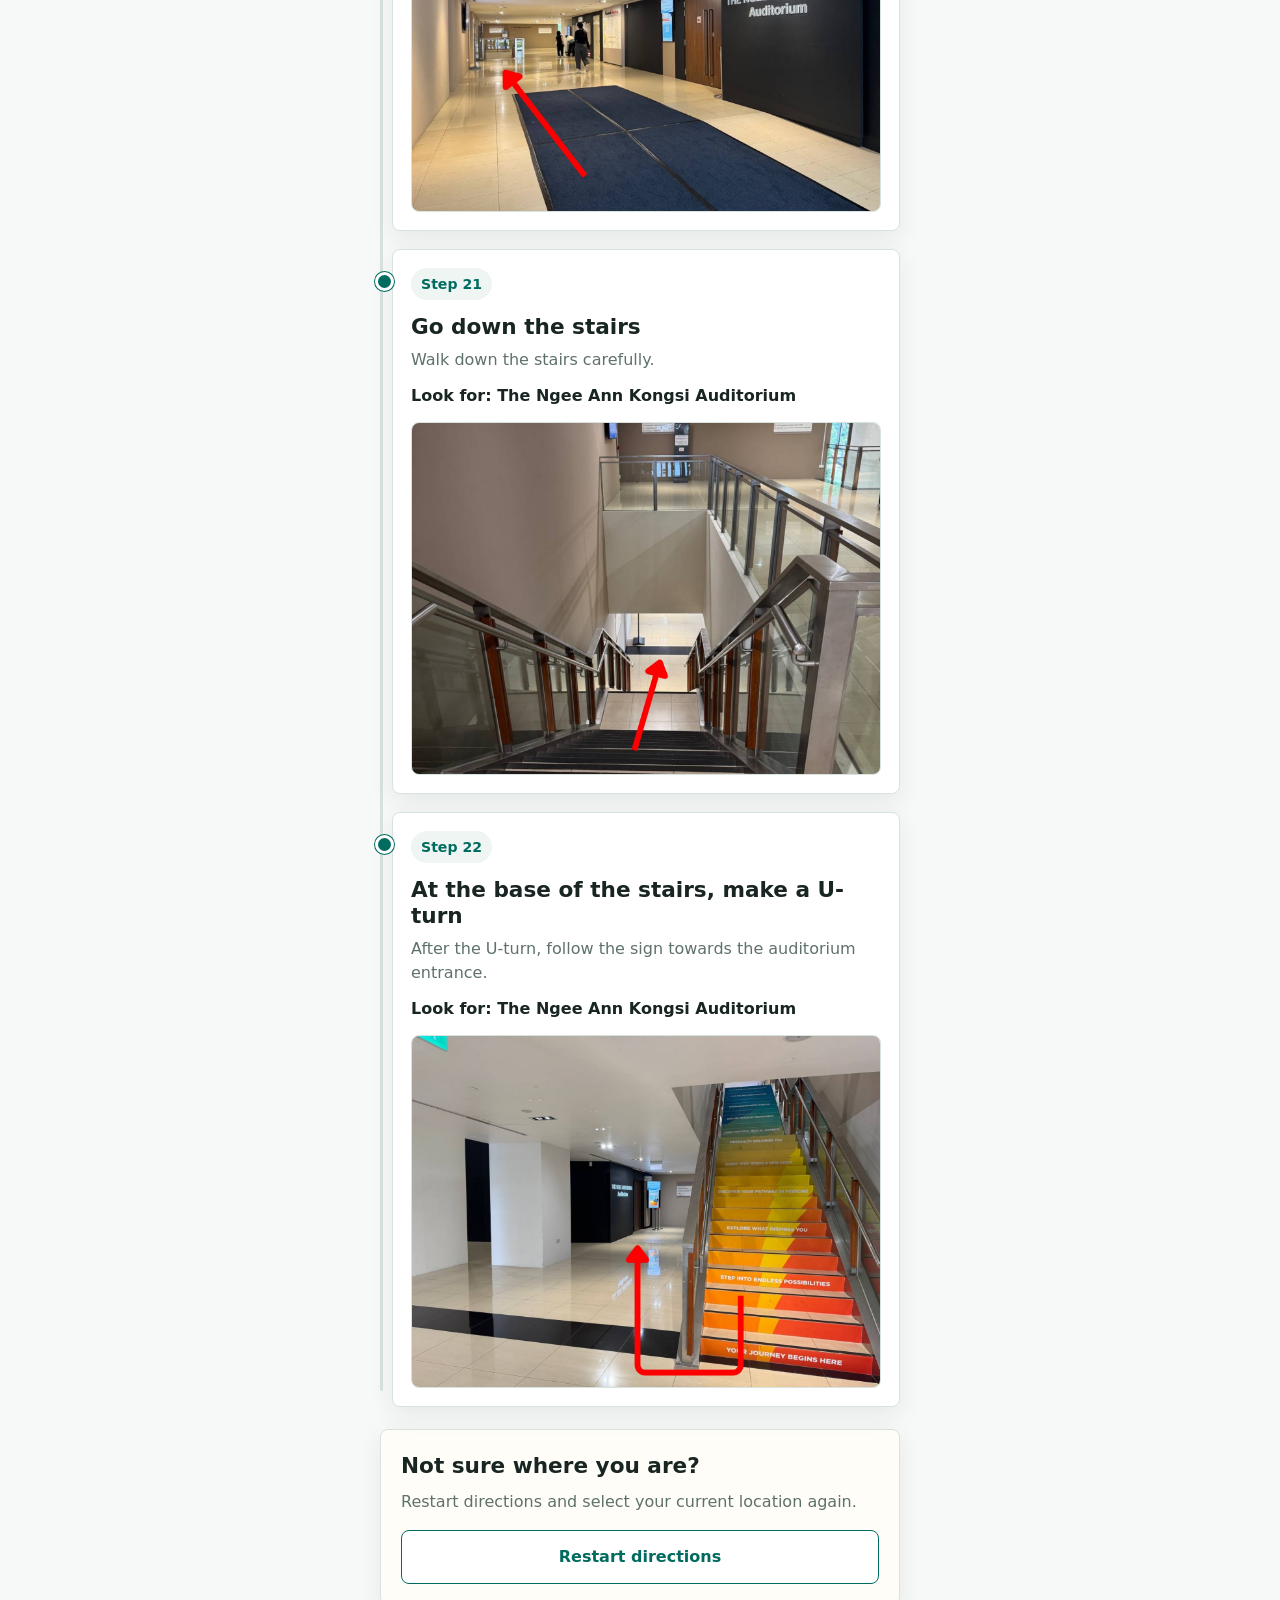
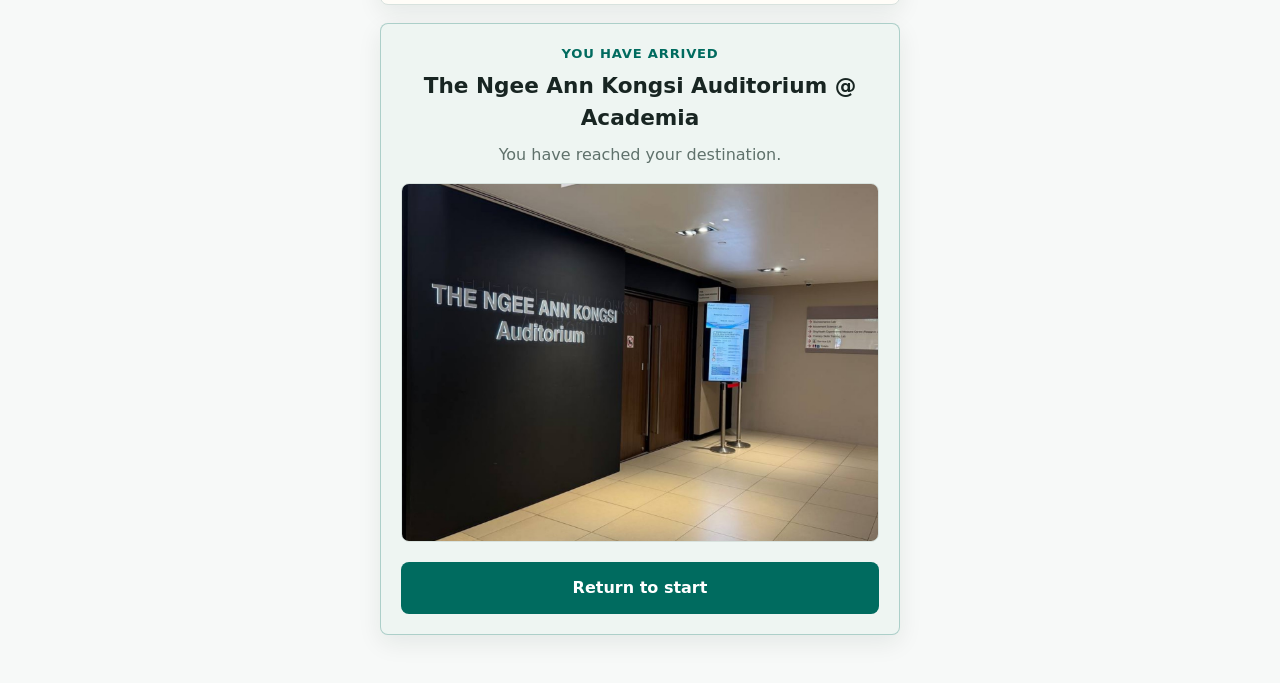
<file: soch.html>
<!doctype html>
<html lang="en">
  <head>
    <meta charset="utf-8">
    <meta name="viewport" content="width=device-width, initial-scale=1">
    <title>SOC H to Academia Auditorium | CE Wayfinding</title>
    <link rel="stylesheet" href="styles.css">
  </head>
  <body>
    <main class="app-shell route-page">
      <header class="route-header">
        <div>
          <p class="eyebrow">SGH Civil Emergency</p>
          <h1>CE Wayfinding 📍</h1>
        </div>
        <a class="change-route" href="index.html">← Change route</a>
      </header>

      <section class="summary-card" aria-labelledby="routeTitle">
        <h2 id="routeTitle">SOC H to Academia Auditorium</h2>
        <div class="summary-grid">
          <div>
            <span>You are at</span>
            <strong>SOC Clinic H</strong>
          </div>
          <div>
            <span>Going to</span>
            <strong>Academia Auditorium</strong>
          </div>
        </div>
        <p class="route-meta">Estimated walking time: X min · Approximately X m</p>
      </section>

      <section class="steps-list" aria-label="Route steps">
        <article class="step-card start-step">
          <div class="step-marker">Step 0</div>
          <h3>Confirm your starting point</h3>
          <p>Make sure this matches where you are before starting the route.</p>
          <p class="landmark">Look for: SOC Clinic H</p>
          <img src="routeimages/p3_soch/SOCH.jpg" alt="SOC Clinic H starting point">
        </article>
        <article class="step-card">
          <div class="step-marker">Step 1</div>
          <h3>Exit SOC H and turn left</h3>
          <p>You will see an escalator to your left. Walk straight past it and continue straight.</p>
          <p class="landmark">Look for: Rempah by Chilli Padi</p>
          <img src="routeimages/p3_soch/1.jpg" alt="SOC H route step 1">
        </article>

        <article class="step-card">
          <div class="step-marker">Step 2</div>
          <h3>Continue straight until you reach Rempah by Chilli Padi</h3>
          <p>Then, turn left.</p>
          <p class="landmark">Look for: Diagnostic Radiology</p>
          <img src="routeimages/p3_soch/2.jpg" alt="SOC H route step 2">
        </article>

        <article class="step-card">
          <div class="step-marker">Step 3</div>
          <h3>Continue straight through the long corridor</h3>
          <p>Continue past Diagnostic Radiology on your right. Continue straight until you reach the automatic glass doors.</p>
          <p class="landmark">Look for: Automatic Glass Doors</p>
          <img src="routeimages/p3_soch/3.jpg" alt="SOC H route step 3">
        </article>

        <article class="step-card">
          <div class="step-marker">Step 4</div>
          <h3>Continue straight past the automatic glass doors</h3>
          <p>You will see a "Block 8" sign on the wall to your left and "Block 5" on the wall to your right. Continue straight through the automatic glass doors directly ahead.</p>
          <p class="landmark">Look for: Automatic glass doors</p>
          <img src="routeimages/p3_soch/4.jpg" alt="SOC H route step 4">
        </article>

        <article class="step-card">
          <div class="step-marker">Step 5</div>
          <h3>Continue straight through the automatic glass doors and turn right at the end after the visitor gantry</h3>
          <p>Walk straight past the visitor gantry, then turn right at the end.</p>
          <p class="landmark">Look for: Build Touch Inspire wall</p>
          <img src="routeimages/p3_soch/5.jpg" alt="SOC H route step 5">
        </article>

        <article class="step-card">
          <div class="step-marker">Step 6</div>
          <h3>Continue straight through the long corridor</h3>
          <p>Continue straight until you reach the automatic glass doors.</p>
          <p class="landmark">Look for: Automatic glass doors</p>
          <img src="routeimages/p3_soch/6.jpg" alt="SOC H route step 6">
        </article>

        <article class="step-card">
          <div class="step-marker">Step 7</div>
          <h3>Continue straight through the automatic glass doors</h3>
          <p>Continue straight past Koufu on your left.</p>
          <p class="landmark">Look for: Cross junction with purple and green block labels</p>
          <img src="routeimages/p3_soch/7.jpg" alt="SOC H route step 7">
        </article>

        <article class="step-card">
          <div class="step-marker">Step 8</div>
          <h3>At the cross-junction, turn left towards Block 6/7</h3>
          <p>Turn left towards Block 6/7.</p>
          <p class="landmark">Look for: Automatic glass doors</p>
          <img src="routeimages/p3_soch/8.jpg" alt="SOC H route step 8">
        </article>

        <article class="step-card">
          <div class="step-marker">Step 9</div>
          <h3>Continue straight through the automatic glass doors</h3>
          <p>Continue straight past the automatic glass doors until you see Polar Cafe on your left.</p>
          <p class="landmark">Look for: Polar Cafe</p>
          <img src="routeimages/p3_soch/9.jpg" alt="SOC H route step 9">
        </article>

        <article class="step-card">
          <div class="step-marker">Step 10</div>
          <h3>Continue straight past Polar Cafe</h3>
          <p>Continue straight past the visitor gantry to your right.</p>
          <p class="landmark">Look for: Clinic P</p>
          <img src="routeimages/p3_soch/10.jpg" alt="SOC H route step 10">
        </article>

        <article class="step-card">
          <div class="step-marker">Step 11</div>
          <h3>Continue straight past Clinic P</h3>
          <p>Continue straight past Clinic P, then leave the building.</p>
          <p class="landmark">Look for: Automatic glass doors</p>
          <img src="routeimages/p3_soch/11.jpg" alt="SOC H route step 11">
        </article>

        <article class="step-card">
          <div class="step-marker">Step 12</div>
          <h3>Exit the building and turn right immediately</h3>
          <p>Continue past the automatic glass doors, then turn right immediately and follow the sheltered walkway.</p>
          <p class="landmark">Look for: Sheltered Walkway</p>
          <img src="routeimages/p3_soch/12.jpg" alt="SOC H route step 12">
        </article>

        <article class="step-card">
          <div class="step-marker">Step 13</div>
          <h3>Continue straight along the sheltered walkway</h3>
          <p>Continue straight until you see a zebra crossing on the left. Do not cross the zebra crossing.</p>
          <p class="landmark">Look for: Zebra crossing</p>
          <img src="routeimages/p3_soch/13.jpg" alt="SOC H route step 13">
        </article>

        <article class="step-card">
          <div class="step-marker">Step 14</div>
          <h3>Continue straight along the sheltered walkway</h3>
          <p>Do not cross the zebra crossing to your left.</p>
          <p class="landmark">Look for: The next zebra crossing up ahead</p>
          <img src="routeimages/p3_soch/14.jpg" alt="SOC H route step 14">
        </article>

        <article class="step-card">
          <div class="step-marker">Step 15</div>
          <h3>Continue straight along the sheltered walkway</h3>
          <p>Keep following the sheltered walkway towards the next zebra crossing ahead.</p>
          <p class="landmark">Look for: The next zebra crossing up ahead</p>
          <img src="routeimages/p3_soch/15.jpg" alt="SOC H route step 15">
        </article>

        <article class="step-card">
          <div class="step-marker">Step 16</div>
          <h3>Cross the next zebra crossing</h3>
          <p>You should be able to see the Academia building across the road to your left.</p>
          <p class="landmark">Look for: Academia Building</p>
          <img src="routeimages/p3_soch/16.jpg" alt="SOC H route step 16">
        </article>

        <article class="step-card">
          <div class="step-marker">Step 17</div>
          <h3>After crossing the zebra crossing, turn right</h3>
          <p>Continue along the sheltered walkway towards Academia.</p>
          <p class="landmark">Look for: Academia Building sign above walkway</p>
          <img src="routeimages/p3_soch/17.jpg" alt="SOC H route step 17">
        </article>

        <article class="step-card">
          <div class="step-marker">Step 18</div>
          <h3>Continue straight along the sheltered walkway towards Academia</h3>
          <p>Continue straight towards the end of the sheltered walkway.</p>
          <p class="landmark">Look for: Entrance to Academia building</p>
          <img src="routeimages/p3_soch/18.jpg" alt="SOC H route step 18">
        </article>

        <article class="step-card">
          <div class="step-marker">Step 19</div>
          <h3>Turn left into the entrance of Academia</h3>
          <p>Turn left into Academia when you see a sign on the wall labelled "Academia".</p>
          <p class="landmark">Look for: Descending Stairs</p>
          <img src="routeimages/p3_soch/19.jpg" alt="SOC H route step 19">
        </article>

        <article class="step-card">
          <div class="step-marker">Step 20</div>
          <h3>Continue straight until you reach a set of descending stairs</h3>
          <p>Continue straight ahead until the stairs are directly in front of you.</p>
          <p class="landmark">Look for: Descending Stairs</p>
          <img src="routeimages/p3_soch/20.jpg" alt="SOC H route step 20">
        </article>

        <article class="step-card">
          <div class="step-marker">Step 21</div>
          <h3>Go down the stairs</h3>
          <p>Walk down the stairs carefully.</p>
          <p class="landmark">Look for: The Ngee Ann Kongsi Auditorium</p>
          <img src="routeimages/p3_soch/21.jpg" alt="SOC H route step 21">
        </article>

        <article class="step-card">
          <div class="step-marker">Step 22</div>
          <h3>At the base of the stairs, make a U-turn</h3>
          <p>After the U-turn, follow the sign towards the auditorium entrance.</p>
          <p class="landmark">Look for: The Ngee Ann Kongsi Auditorium</p>
          <img src="routeimages/p3_soch/22.jpg" alt="SOC H route step 22">
        </article>
      </section>

      <section class="lost-card">
        <h2>Not sure where you are?</h2>
        <p>Restart directions and select your current location again.</p>
        <a class="button secondary-button" href="index.html">Restart directions</a>
      </section>

      <section class="arrival-card">
        <p>You have arrived</p>
        <h2>The Ngee Ann Kongsi Auditorium @ Academia</h2>
        <p>You have reached your destination.</p>
        <img src="routeimages/p3_soch/academia.jpg" alt="The Ngee Ann Kongsi Auditorium at Academia destination">
        <a class="button primary-button" href="index.html">Return to start</a>
      </section>
    </main>
  </body>
</html>
</file>
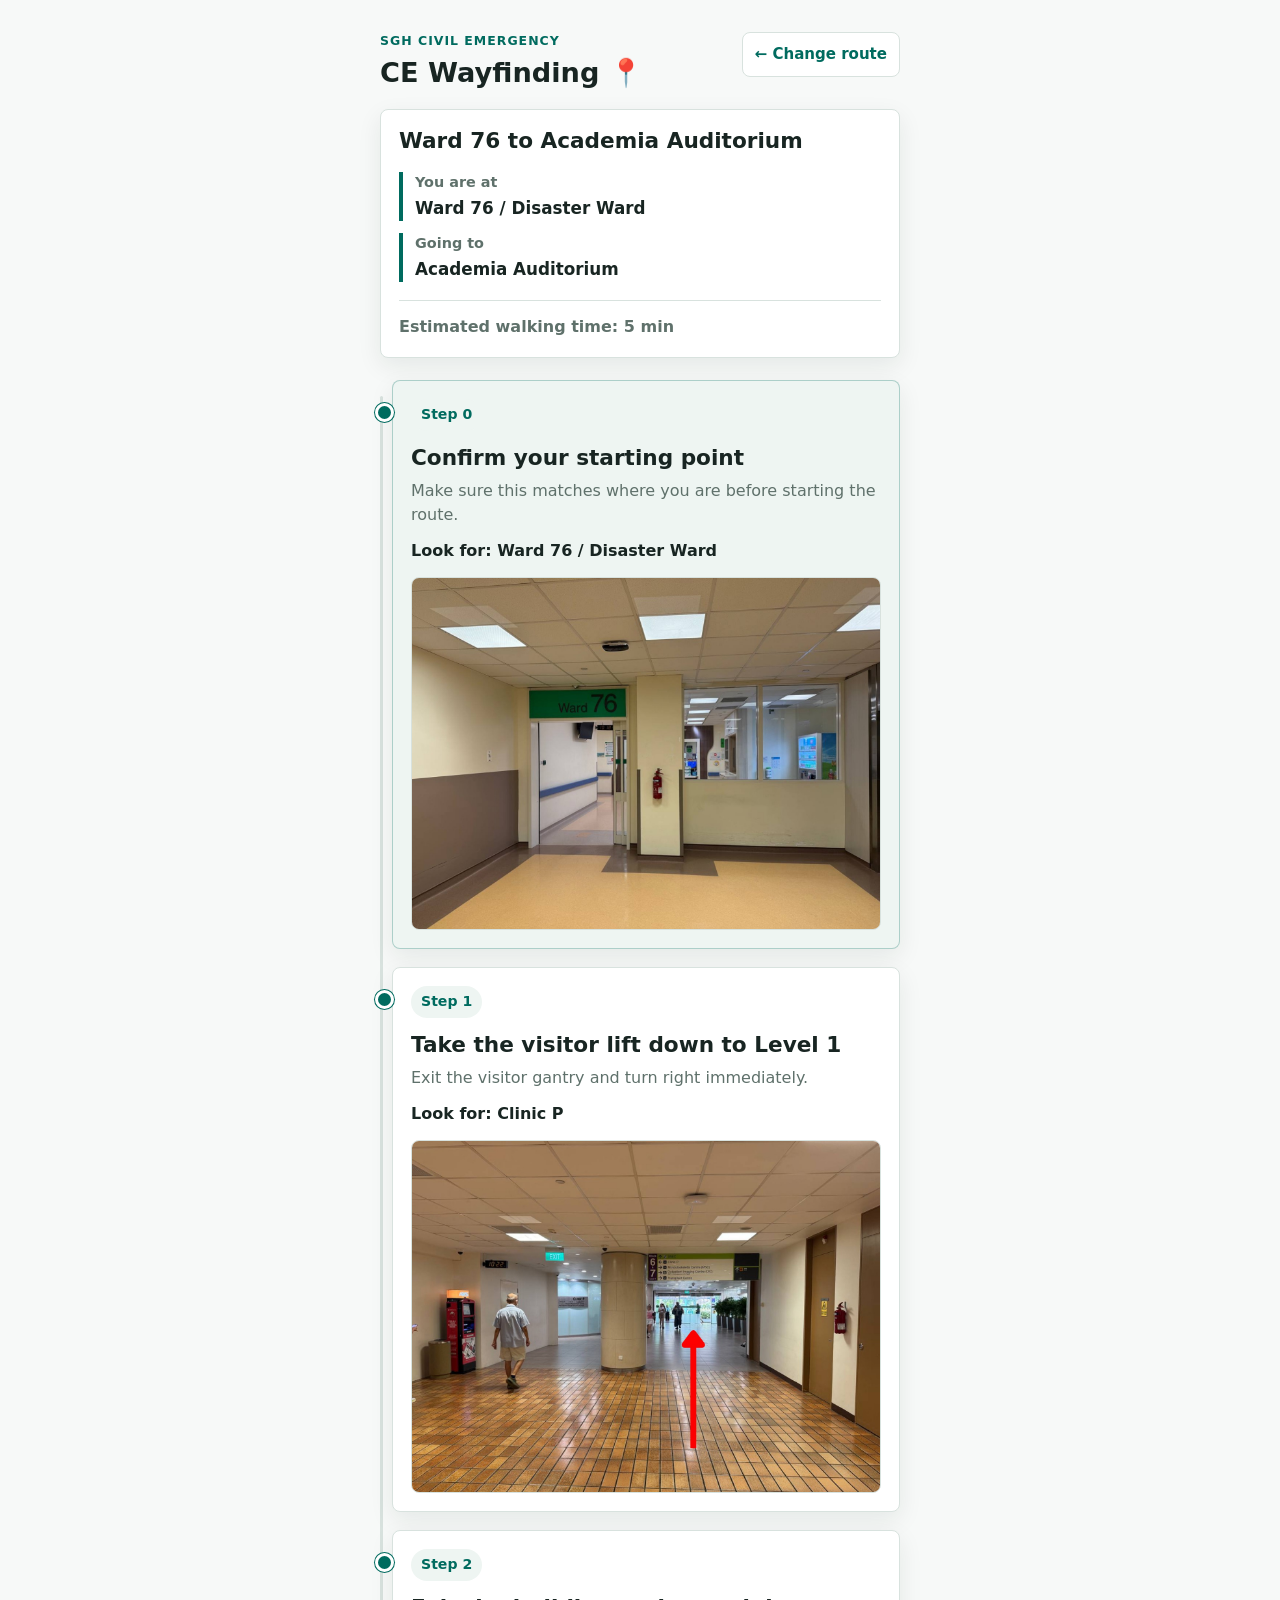
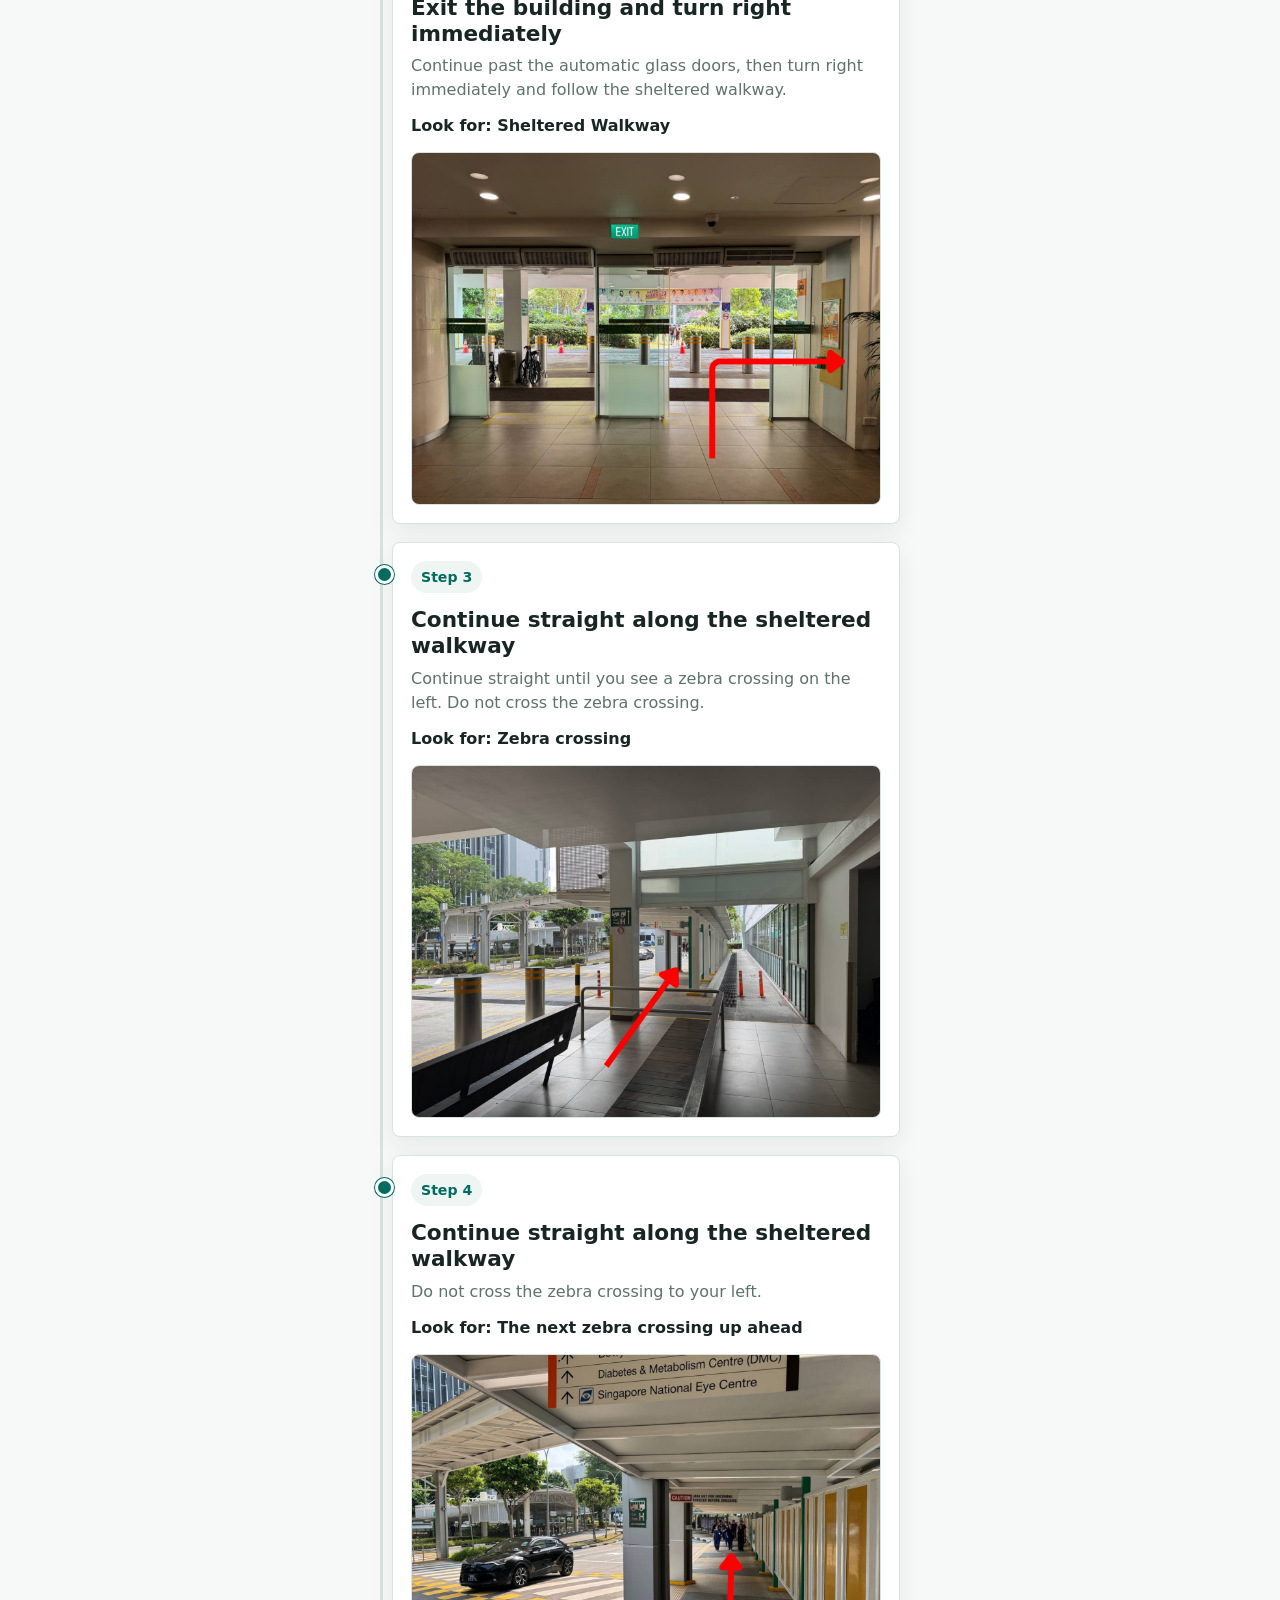
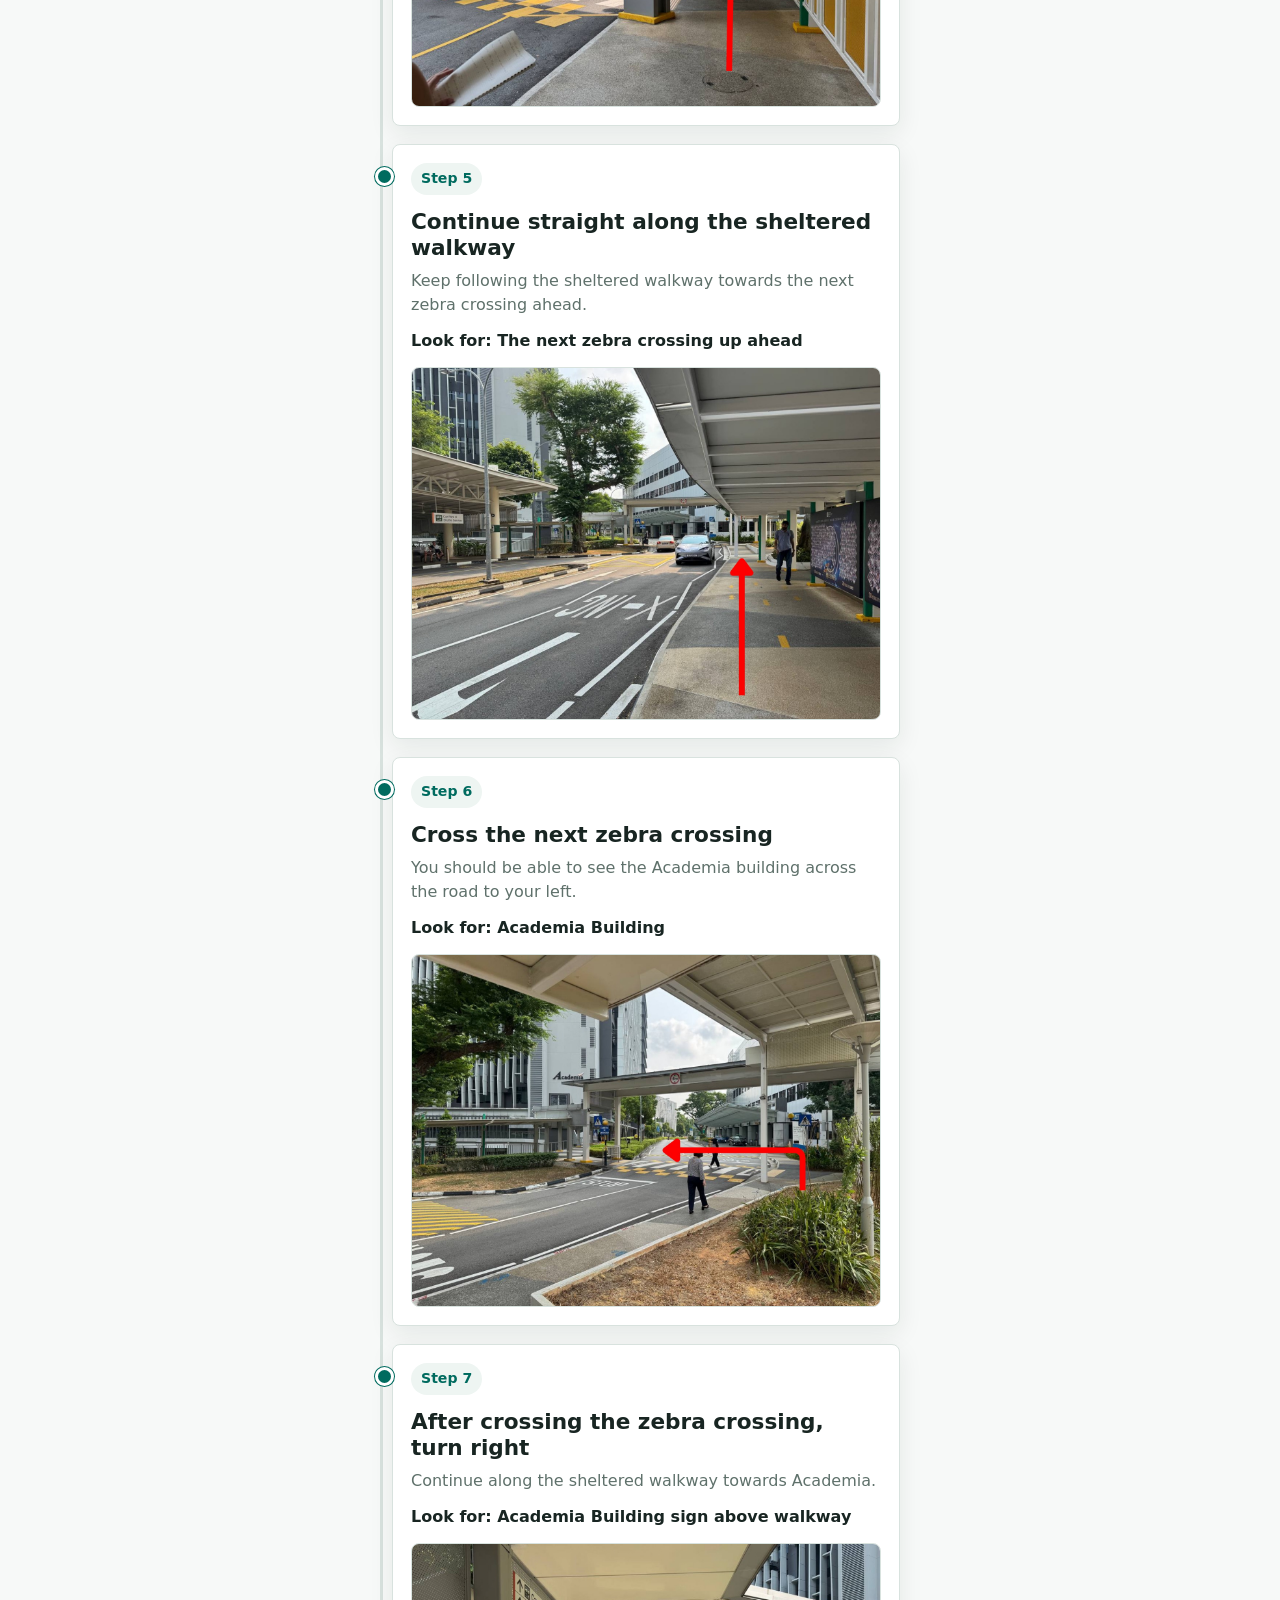
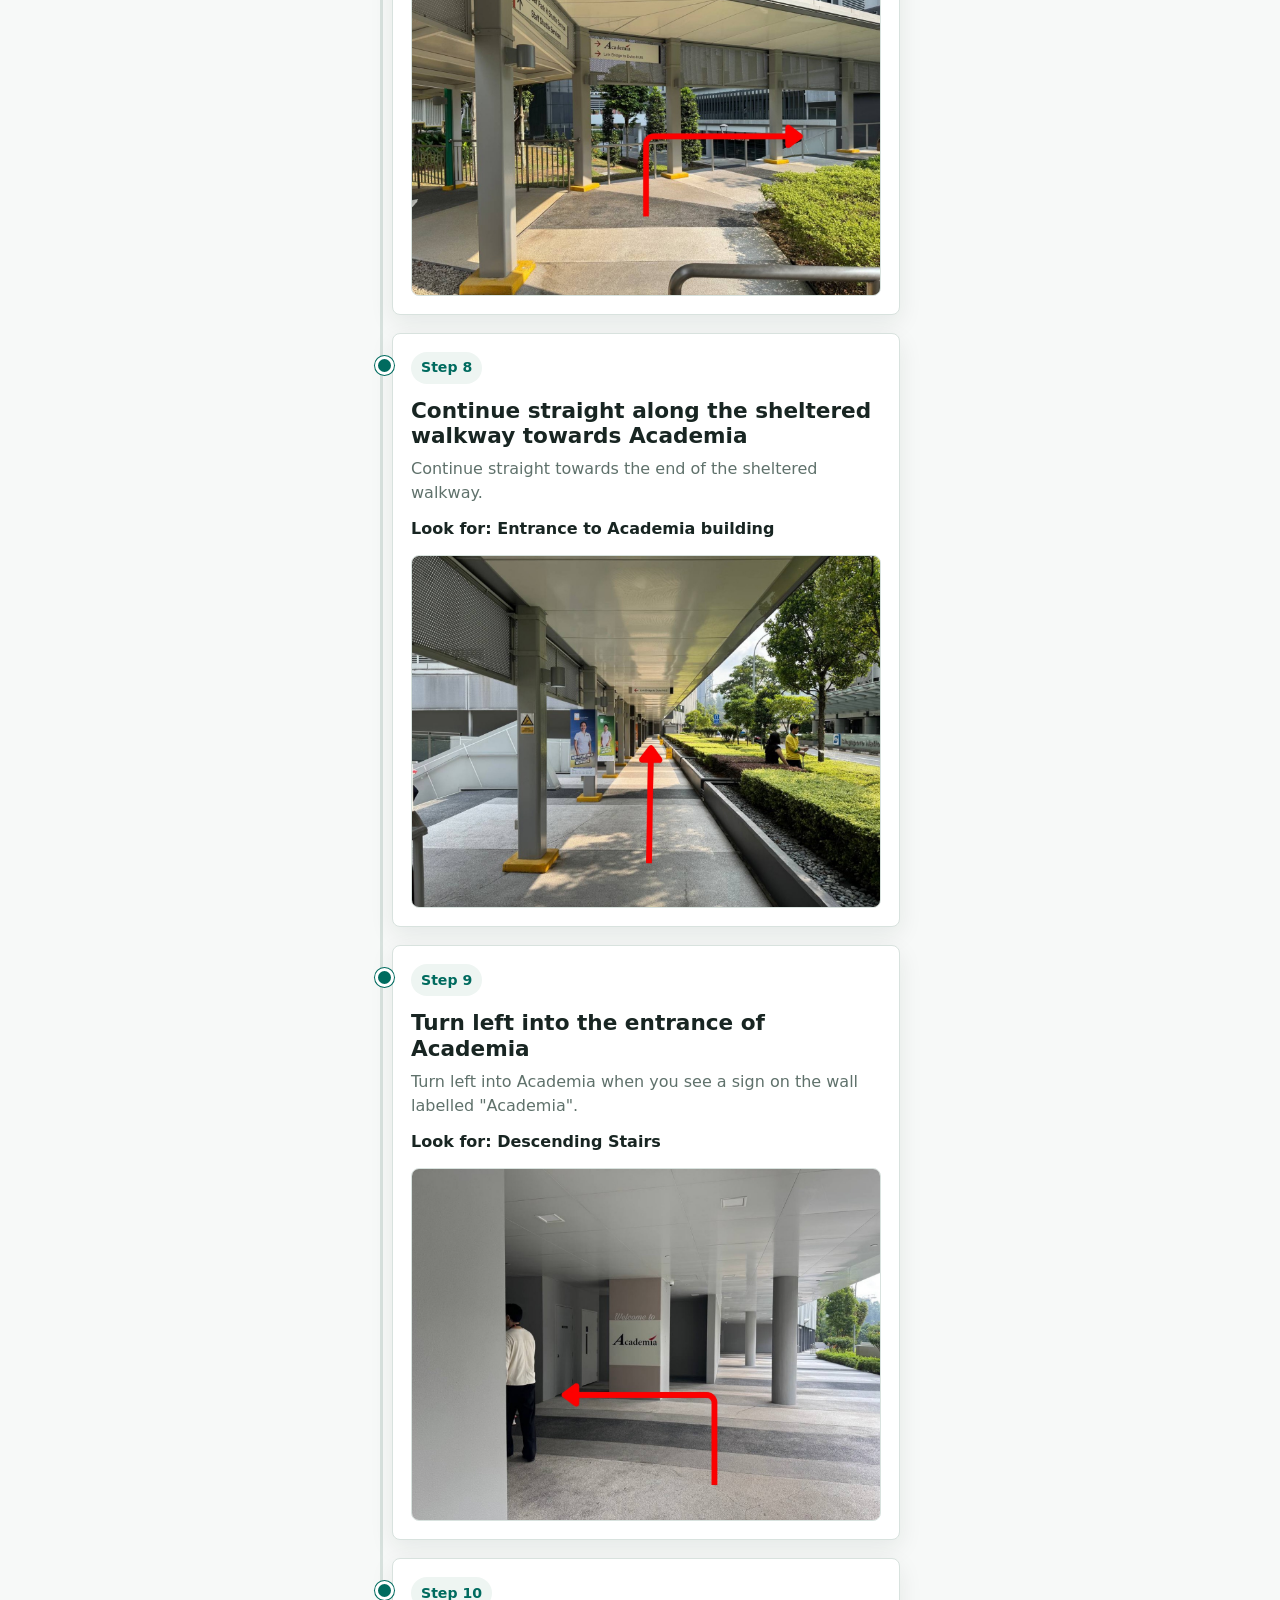
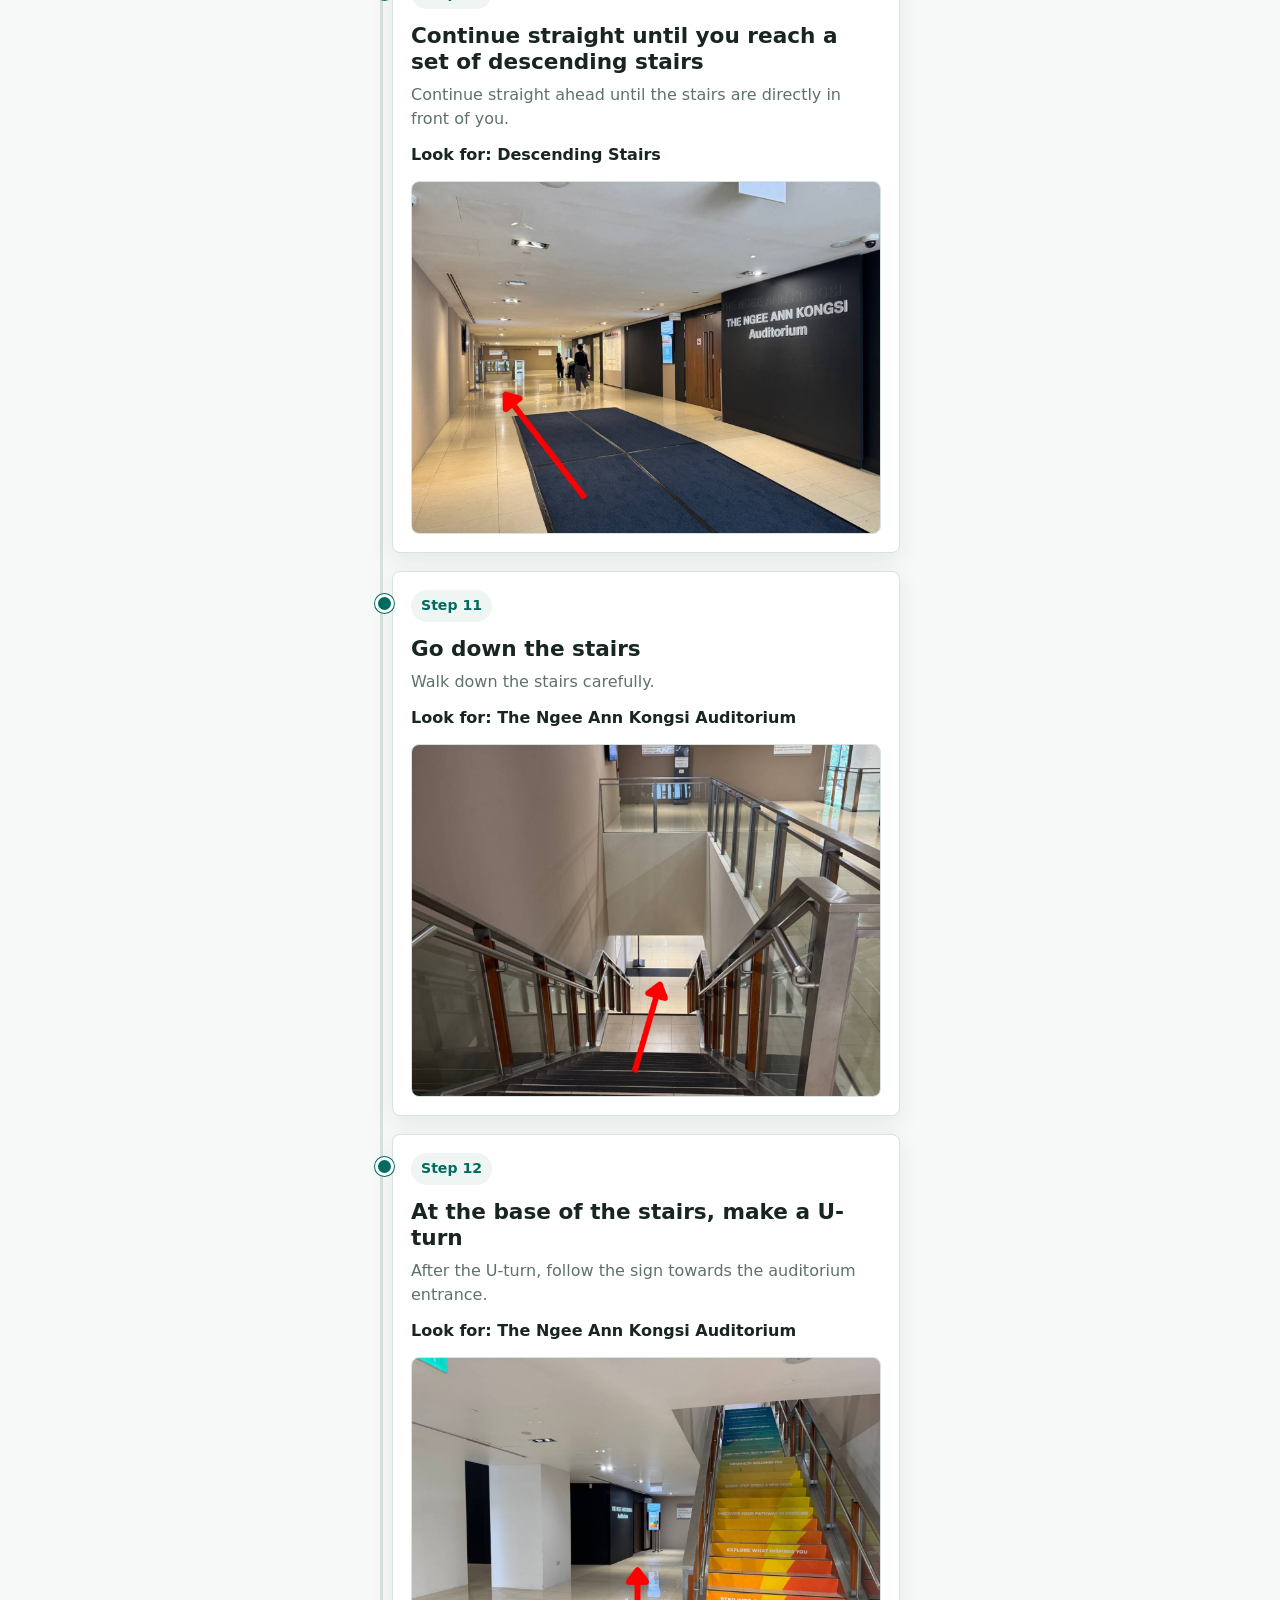
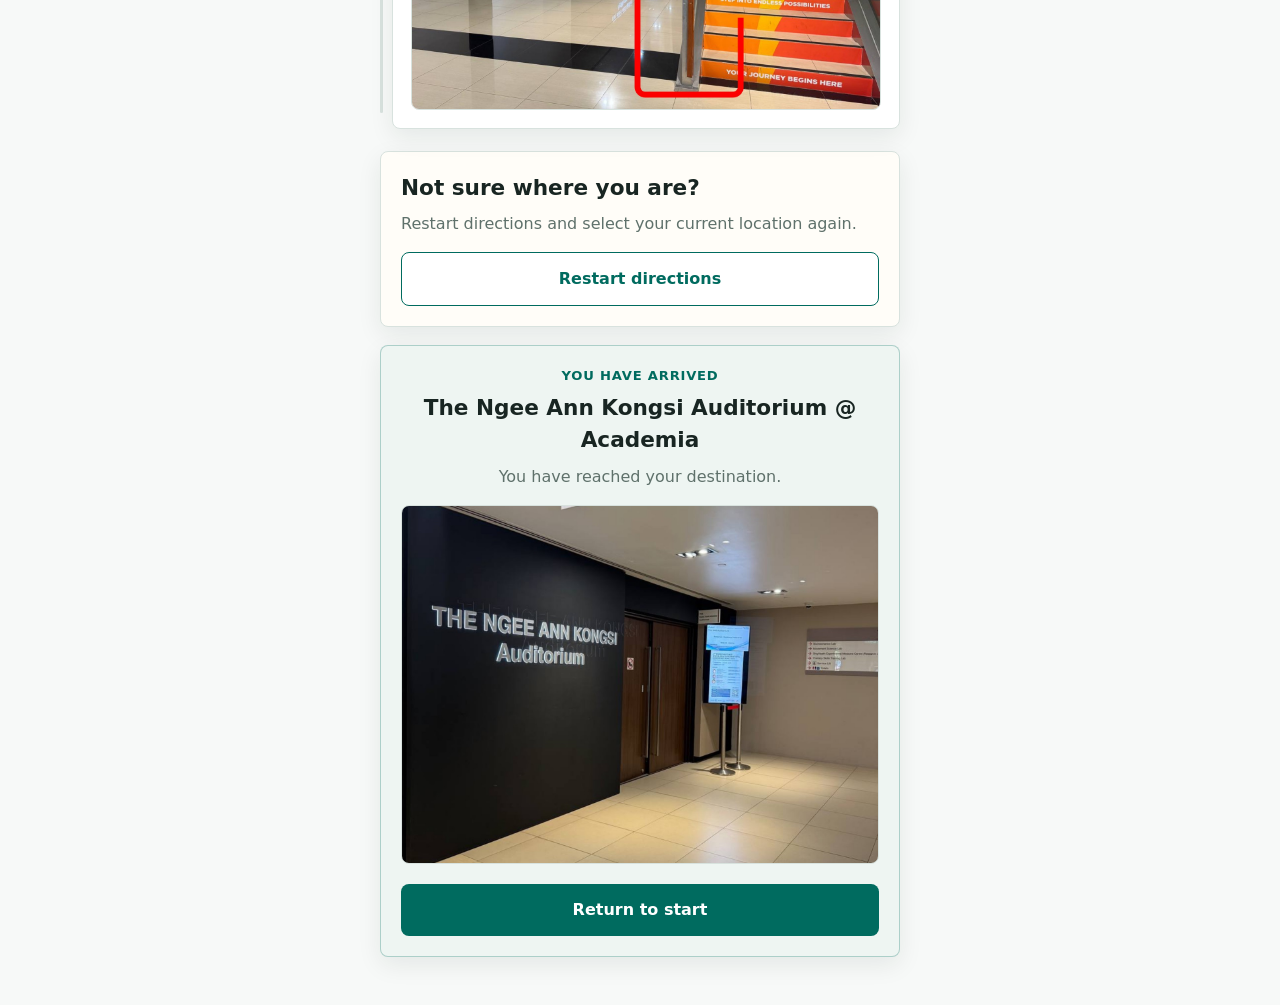
<file: ward76.html>
<!doctype html>
<html lang="en">
  <head>
    <meta charset="utf-8">
    <meta name="viewport" content="width=device-width, initial-scale=1">
    <title>Ward 76 to Academia Auditorium | CE Wayfinding</title>
    <link rel="stylesheet" href="styles.css">
  </head>
  <body>
    <main class="app-shell route-page">
      <header class="route-header">
        <div>
          <p class="eyebrow">SGH Civil Emergency</p>
          <h1>CE Wayfinding 📍</h1>
        </div>
        <a class="change-route" href="index.html">← Change route</a>
      </header>

      <section class="summary-card" aria-labelledby="routeTitle">
        <h2 id="routeTitle">Ward 76 to Academia Auditorium</h2>
        <div class="summary-grid">
          <div>
            <span>You are at</span>
            <strong>Ward 76 / Disaster Ward</strong>
          </div>
          <div>
            <span>Going to</span>
            <strong>Academia Auditorium</strong>
          </div>
        </div>
        <p class="route-meta">Estimated walking time: 5 min</p>
      </section>

      <section class="steps-list" aria-label="Route steps">
        <article class="step-card start-step">
          <div class="step-marker">Step 0</div>
          <h3>Confirm your starting point</h3>
          <p>Make sure this matches where you are before starting the route.</p>
          <p class="landmark">Look for: Ward 76 / Disaster Ward</p>
          <img src="routeimages/p2_ward76/ward76.jpg" alt="Ward 76 / Disaster Ward starting point">
        </article>
        <article class="step-card">
          <div class="step-marker">Step 1</div>
          <h3>Take the visitor lift down to Level 1</h3>
          <p>Exit the visitor gantry and turn right immediately.</p>
          <p class="landmark">Look for: Clinic P</p>
          <img src="routeimages/p2_ward76/1.jpg" alt="Ward 76 route step 1">
        </article>

        <article class="step-card">
          <div class="step-marker">Step 2</div>
          <h3>Exit the building and turn right immediately</h3>
          <p>Continue past the automatic glass doors, then turn right immediately and follow the sheltered walkway.</p>
          <p class="landmark">Look for: Sheltered Walkway</p>
          <img src="routeimages/p2_ward76/2.jpg" alt="Ward 76 route step 2">
        </article>

        <article class="step-card">
          <div class="step-marker">Step 3</div>
          <h3>Continue straight along the sheltered walkway</h3>
          <p>Continue straight until you see a zebra crossing on the left. Do not cross the zebra crossing.</p>
          <p class="landmark">Look for: Zebra crossing</p>
          <img src="routeimages/p2_ward76/3.jpg" alt="Ward 76 route step 3">
        </article>

        <article class="step-card">
          <div class="step-marker">Step 4</div>
          <h3>Continue straight along the sheltered walkway</h3>
          <p>Do not cross the zebra crossing to your left.</p>
          <p class="landmark">Look for: The next zebra crossing up ahead</p>
          <img src="routeimages/p2_ward76/4.jpg" alt="Ward 76 route step 4">
        </article>

        <article class="step-card">
          <div class="step-marker">Step 5</div>
          <h3>Continue straight along the sheltered walkway</h3>
          <p>Keep following the sheltered walkway towards the next zebra crossing ahead.</p>
          <p class="landmark">Look for: The next zebra crossing up ahead</p>
          <img src="routeimages/p2_ward76/5.jpg" alt="Ward 76 route step 5">
        </article>

        <article class="step-card">
          <div class="step-marker">Step 6</div>
          <h3>Cross the next zebra crossing</h3>
          <p>You should be able to see the Academia building across the road to your left.</p>
          <p class="landmark">Look for: Academia Building</p>
          <img src="routeimages/p2_ward76/6.jpg" alt="Ward 76 route step 6">
        </article>

        <article class="step-card">
          <div class="step-marker">Step 7</div>
          <h3>After crossing the zebra crossing, turn right</h3>
          <p>Continue along the sheltered walkway towards Academia.</p>
          <p class="landmark">Look for: Academia Building sign above walkway</p>
          <img src="routeimages/p2_ward76/7.jpg" alt="Ward 76 route step 7">
        </article>

        <article class="step-card">
          <div class="step-marker">Step 8</div>
          <h3>Continue straight along the sheltered walkway towards Academia</h3>
          <p>Continue straight towards the end of the sheltered walkway.</p>
          <p class="landmark">Look for: Entrance to Academia building</p>
          <img src="routeimages/p2_ward76/8.jpg" alt="Ward 76 route step 8">
        </article>

        <article class="step-card">
          <div class="step-marker">Step 9</div>
          <h3>Turn left into the entrance of Academia</h3>
          <p>Turn left into Academia when you see a sign on the wall labelled "Academia".</p>
          <p class="landmark">Look for: Descending Stairs</p>
          <img src="routeimages/p2_ward76/9.jpg" alt="Ward 76 route step 9">
        </article>

        <article class="step-card">
          <div class="step-marker">Step 10</div>
          <h3>Continue straight until you reach a set of descending stairs</h3>
          <p>Continue straight ahead until the stairs are directly in front of you.</p>
          <p class="landmark">Look for: Descending Stairs</p>
          <img src="routeimages/p2_ward76/10.jpg" alt="Ward 76 route step 10">
        </article>

        <article class="step-card">
          <div class="step-marker">Step 11</div>
          <h3>Go down the stairs</h3>
          <p>Walk down the stairs carefully.</p>
          <p class="landmark">Look for: The Ngee Ann Kongsi Auditorium</p>
          <img src="routeimages/p2_ward76/11.jpg" alt="Ward 76 route step 11">
        </article>

        <article class="step-card">
          <div class="step-marker">Step 12</div>
          <h3>At the base of the stairs, make a U-turn</h3>
          <p>After the U-turn, follow the sign towards the auditorium entrance.</p>
          <p class="landmark">Look for: The Ngee Ann Kongsi Auditorium</p>
          <img src="routeimages/p2_ward76/12.jpg" alt="Ward 76 route step 12">
        </article>
      </section>

      <section class="lost-card">
        <h2>Not sure where you are?</h2>
        <p>Restart directions and select your current location again.</p>
        <a class="button secondary-button" href="index.html">Restart directions</a>
      </section>

      <section class="arrival-card">
        <p>You have arrived</p>
        <h2>The Ngee Ann Kongsi Auditorium @ Academia</h2>
        <p>You have reached your destination.</p>
        <img src="routeimages/p2_ward76/academia.jpg" alt="The Ngee Ann Kongsi Auditorium at Academia destination">
        <a class="button primary-button" href="index.html">Return to start</a>
      </section>
    </main>
  </body>
</html>
</file>
<file: styles.css>
:root {
  color-scheme: light;
  --bg: #f7f9f8;
  --surface: #ffffff;
  --surface-soft: #eef5f2;
  --text: #182522;
  --muted: #5f716b;
  --border: #d8e2de;
  --primary: #006b5f;
  --primary-dark: #00534a;
  --accent: #c2472f;
  --shadow: 0 8px 24px rgba(15, 36, 31, 0.08);
}

* {
  box-sizing: border-box;
}

html {
  min-height: 100%;
  background: var(--bg);
}

body {
  min-height: 100%;
  margin: 0;
  color: var(--text);
  font-family: system-ui, -apple-system, BlinkMacSystemFont, "Segoe UI", sans-serif;
  font-size: 16px;
  line-height: 1.5;
}

a {
  color: inherit;
}

.app-shell {
  width: 100%;
  max-width: 560px;
  min-height: 100vh;
  margin: 0 auto;
  padding: 20px 16px 32px;
}

.landing-page {
  display: flex;
  flex-direction: column;
  justify-content: center;
  gap: 28px;
}

.page-header,
.route-header {
  margin-bottom: 4px;
}

.eyebrow {
  margin: 0 0 8px;
  color: var(--primary);
  font-size: 0.78rem;
  font-weight: 800;
  letter-spacing: 0.08em;
  text-transform: uppercase;
}

h1,
h2,
h3,
p {
  overflow-wrap: anywhere;
}

h1 {
  margin: 0;
  font-size: 2.25rem;
  line-height: 1.05;
}

.page-header p:last-child {
  max-width: 30rem;
  margin: 14px 0 0;
  color: var(--muted);
  font-size: 1.05rem;
}

.route-form,
.summary-card,
.step-card,
.lost-card,
.arrival-card {
  border: 1px solid var(--border);
  border-radius: 8px;
  background: var(--surface);
  box-shadow: var(--shadow);
}

.route-form {
  display: grid;
  gap: 20px;
  padding: 20px;
}

.field-group {
  display: grid;
  gap: 8px;
}

label {
  font-weight: 750;
}

select {
  width: 100%;
  min-height: 52px;
  border: 1px solid #b9c8c3;
  border-radius: 8px;
  background: var(--surface);
  color: var(--text);
  font: inherit;
  padding: 0 42px 0 14px;
}

select:focus,
.button:focus-visible,
.change-route:focus-visible {
  outline: 3px solid rgba(0, 107, 95, 0.25);
  outline-offset: 2px;
}

.form-message {
  min-height: 1.5em;
  margin: -4px 0 0;
  color: var(--accent);
  font-weight: 700;
}

.selection-preview {
  display: grid;
  grid-template-columns: 92px 1fr;
  align-items: center;
  gap: 12px;
  margin-top: 4px;
  border: 1px solid var(--border);
  border-radius: 8px;
  background: var(--surface-soft);
  padding: 10px;
}

.selection-preview[hidden] {
  display: none;
}

.selection-preview img {
  width: 92px;
  border: 1px solid var(--border);
  border-radius: 8px;
  background: #e6eeea;
}

.selection-preview span {
  display: block;
  color: var(--muted);
  font-size: 0.84rem;
  font-weight: 750;
}

.selection-preview strong {
  display: block;
  margin-top: 2px;
  line-height: 1.25;
}

.button {
  display: inline-flex;
  align-items: center;
  justify-content: center;
  min-height: 52px;
  width: 100%;
  border: 0;
  border-radius: 8px;
  padding: 14px 18px;
  font: inherit;
  font-weight: 800;
  text-align: center;
  text-decoration: none;
  cursor: pointer;
}

.primary-button {
  background: var(--primary);
  color: #ffffff;
}

.primary-button:active {
  background: var(--primary-dark);
}

.secondary-button {
  border: 1px solid var(--primary);
  background: #ffffff;
  color: var(--primary);
}

.route-page {
  padding-bottom: 40px;
}

.route-header {
  display: flex;
  align-items: flex-start;
  justify-content: space-between;
  gap: 16px;
  padding-bottom: 18px;
}

.route-header h1 {
  font-size: 1.7rem;
}

.change-route {
  min-width: max-content;
  border: 1px solid var(--border);
  border-radius: 8px;
  background: var(--surface);
  padding: 10px 12px;
  color: var(--primary);
  font-size: 0.94rem;
  font-weight: 800;
  text-decoration: none;
}

.summary-card {
  padding: 18px;
}

.summary-card h2 {
  margin: 0 0 18px;
  font-size: 1.35rem;
  line-height: 1.2;
}

.summary-grid {
  display: grid;
  gap: 12px;
}

.summary-grid div {
  border-left: 4px solid var(--primary);
  padding-left: 12px;
}

.summary-grid span {
  display: block;
  color: var(--muted);
  font-size: 0.9rem;
  font-weight: 700;
}

.summary-grid strong {
  display: block;
  margin-top: 2px;
  font-size: 1.05rem;
}

.route-meta {
  margin: 18px 0 0;
  border-top: 1px solid var(--border);
  padding-top: 14px;
  color: var(--muted);
  font-weight: 700;
}


.steps-list {
  position: relative;
  display: grid;
  gap: 18px;
  margin: 22px 0;
  padding-left: 12px;
}

.steps-list::before {
  content: "";
  position: absolute;
  top: 16px;
  bottom: 16px;
  left: 0;
  width: 3px;
  border-radius: 999px;
  background: var(--border);
}

.step-card {
  position: relative;
  padding: 18px;
}

.start-step {
  border-color: rgba(0, 107, 95, 0.28);
  background: var(--surface-soft);
}

.step-card::before {
  content: "";
  position: absolute;
  top: 22px;
  left: -18px;
  width: 13px;
  height: 13px;
  border: 3px solid var(--surface);
  border-radius: 999px;
  background: var(--primary);
  box-shadow: 0 0 0 1px var(--primary);
}

.step-marker {
  display: inline-flex;
  align-items: center;
  min-height: 32px;
  border-radius: 999px;
  background: var(--surface-soft);
  padding: 5px 10px;
  color: var(--primary);
  font-size: 0.88rem;
  font-weight: 850;
}

.step-card h3 {
  margin: 14px 0 8px;
  font-size: 1.35rem;
  line-height: 1.2;
}

.step-card p {
  margin: 0 0 12px;
  color: var(--muted);
}

.step-card .landmark {
  margin-bottom: 14px;
  color: var(--text);
  font-weight: 800;
}

.step-card img {
  display: block;
  width: 100%;
  height: auto;
  border: 1px solid var(--border);
  border-radius: 8px;
  background: #e6eeea;
}

.lost-card,
.arrival-card {
  padding: 20px;
  margin-top: 18px;
}

.lost-card {
  background: #fffdf8;
}

.lost-card h2,
.arrival-card h2 {
  margin: 0 0 8px;
  font-size: 1.35rem;
}

.lost-card p,
.arrival-card p {
  margin: 0 0 16px;
  color: var(--muted);
}

.arrival-card {
  border-color: rgba(0, 107, 95, 0.28);
  background: var(--surface-soft);
  text-align: center;
}

.arrival-card p:first-child {
  margin-bottom: 6px;
  color: var(--primary);
  font-weight: 850;
  text-transform: uppercase;
  letter-spacing: 0.06em;
  font-size: 0.82rem;
}

.arrival-card img {
  display: block;
  width: 100%;
  height: auto;
  border: 1px solid var(--border);
  border-radius: 8px;
  margin: 0 0 16px;
  background: #e6eeea;
}

.arrival-card .button {
  margin-top: 4px;
}

@media (min-width: 620px) {
  .app-shell {
    padding: 32px 20px 48px;
  }

  .landing-page {
    justify-content: flex-start;
    padding-top: 72px;
  }
}
</file>
